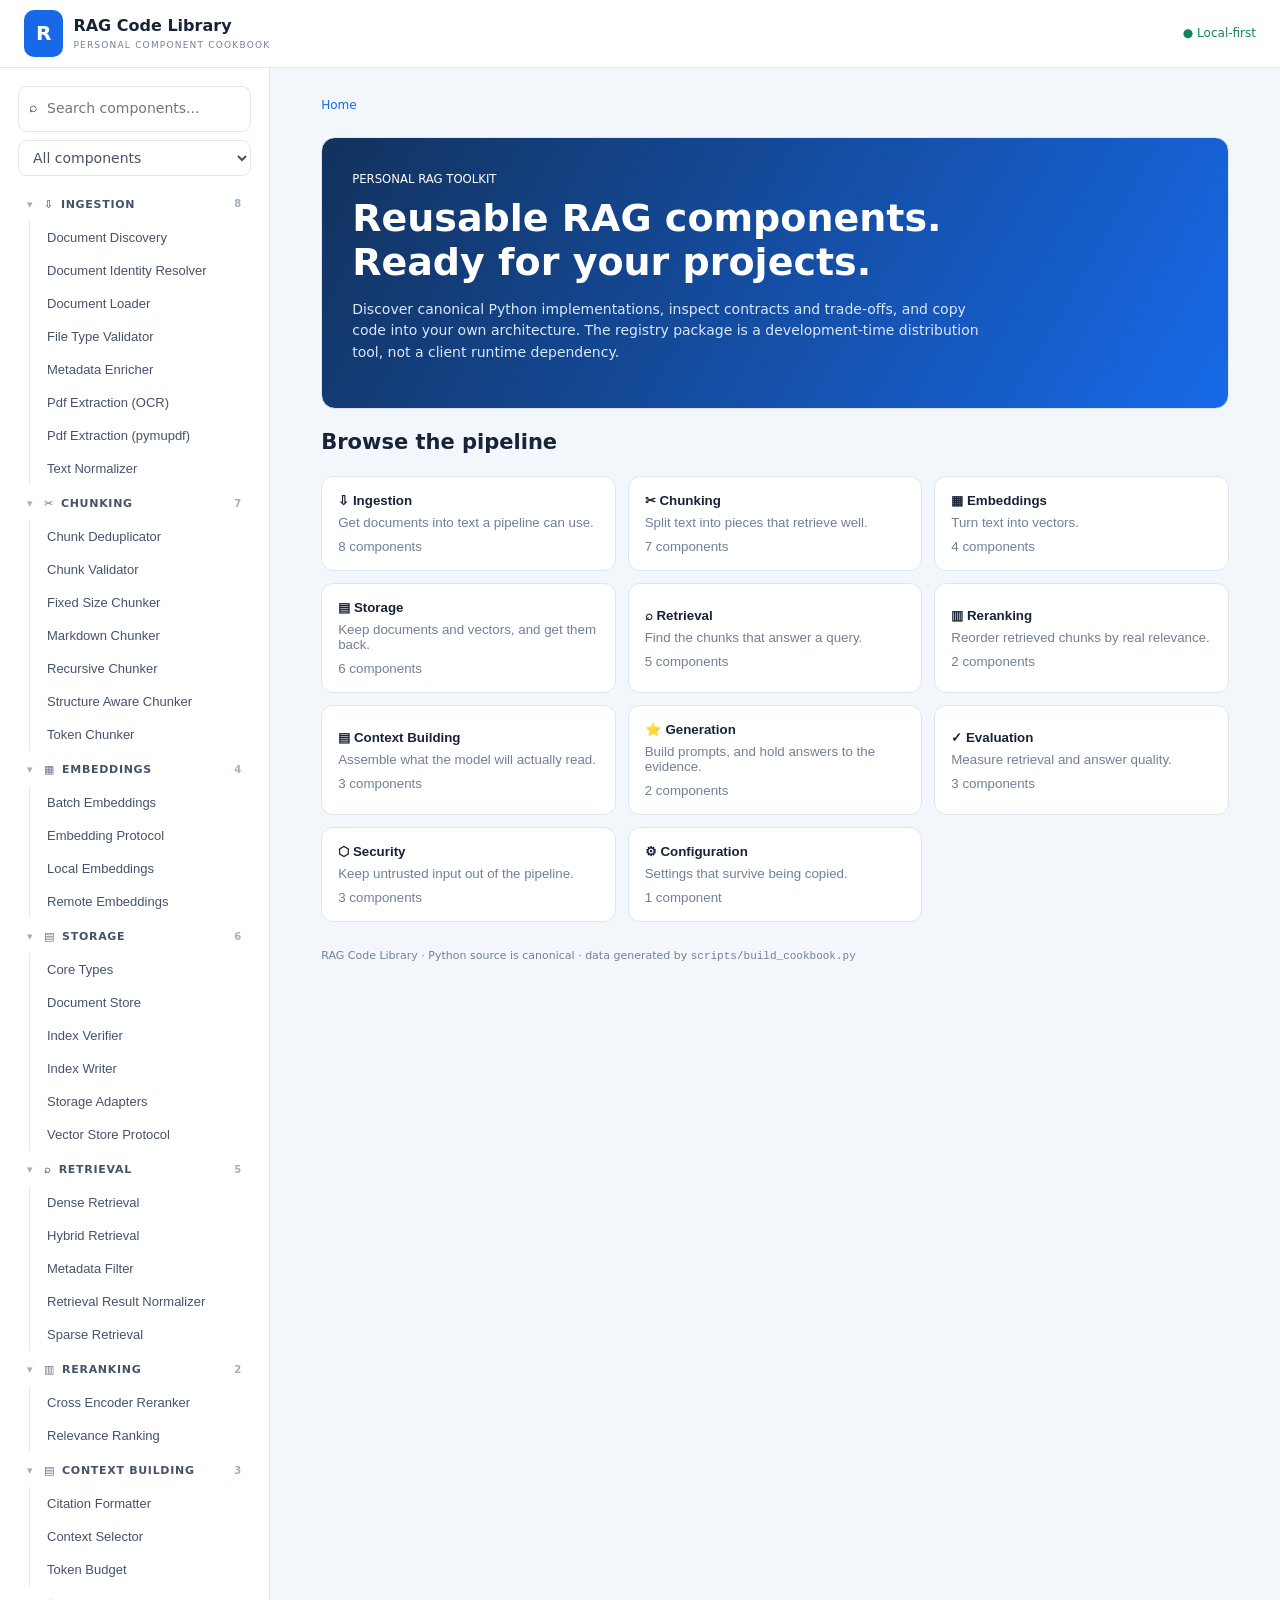
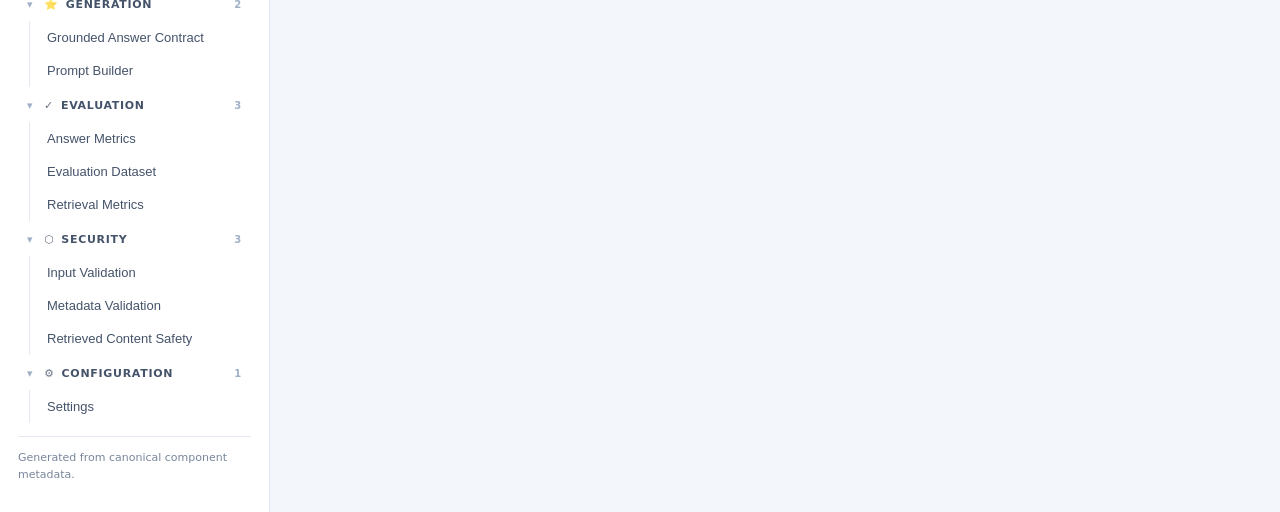
<file: cookbook/index.html>
<!doctype html>
<html lang="en">
<head>
<meta charset="utf-8"><meta name="viewport" content="width=device-width,initial-scale=1">
<meta name="description" content="Local RAG component cookbook"><title>RAG Code Library</title><link rel="stylesheet" href="style.css">
</head>
<body>
<header><div class="brand"><span class="mark">R</span><div><strong>RAG Code Library</strong><small>PERSONAL COMPONENT COOKBOOK</small></div></div><span class="local">● Local-first</span></header>
<div class="layout"><aside><div class="tools"><label class="search"><span>&#8981;</span><input id="search" placeholder="Search components..."></label><select id="filter" aria-label="Filter components"></select></div><nav id="nav"></nav><p class="aside-note">Generated from canonical component metadata.</p></aside>
<main><div class="crumb" id="crumb"></div><section id="content"></section><footer>RAG Code Library &middot; Python source is canonical &middot; data generated by <code>scripts/build_cookbook.py</code></footer></main></div>
<script src="data.js"></script><script src="script.js"></script>
</body></html>
</file>
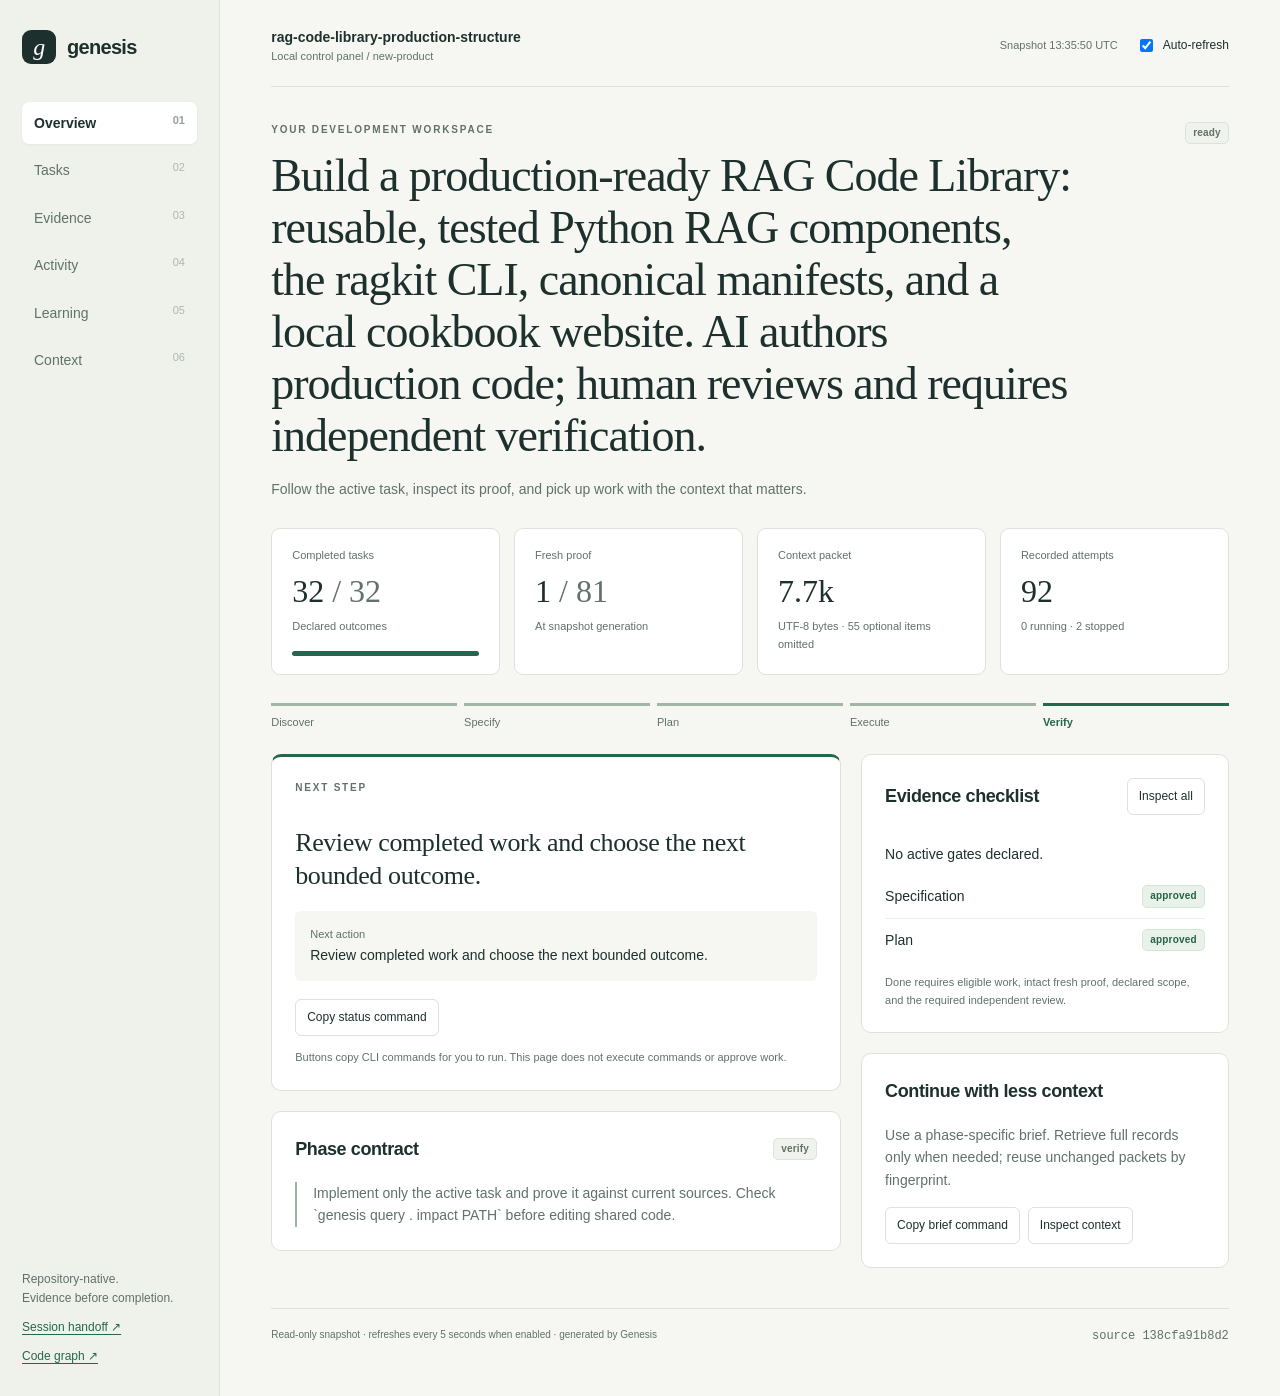
<file: .genesis/dashboard.html>
<!doctype html>
<html lang="en"><head><meta charset="utf-8"><meta name="viewport" content="width=device-width,initial-scale=1"><meta name="color-scheme" content="light"><title>Genesis — rag-code-library-production-structure</title>
<style>
:root{--ink:#1d302e;--muted:#61716b;--line:#dce3db;--paper:#f6f7f2;--white:#fff;--green:#27664e;--soft:#e6f0e7;--red:#a54a37}*{box-sizing:border-box}body{margin:0;background:var(--paper);color:var(--ink);font:14px/1.6 -apple-system,BlinkMacSystemFont,"Segoe UI",sans-serif}button,input,select{font:inherit}button,a,input,select,summary{outline-offset:4px}button:focus-visible,a:focus-visible,input:focus-visible,select:focus-visible,summary:focus-visible{outline:2px solid var(--green)}a{color:var(--green);text-underline-offset:3px}button{cursor:pointer}h1,h2,h3,p{margin:0}h1{font:500 clamp(29px,3.6vw,46px)/1.13 Georgia,serif;letter-spacing:-1px;max-width:800px}h2{font-size:18px;letter-spacing:-.4px}h3{font-size:14px}small,.muted{color:var(--muted)}small{display:block;font-size:11px}.mono,code{font:12px/1.6 ui-monospace,SFMono-Regular,Consolas,monospace;overflow-wrap:anywhere}.shell{display:grid;grid-template-columns:220px minmax(0,1fr);min-height:100vh}.sidebar{padding:30px 22px;border-right:1px solid var(--line);display:flex;flex-direction:column;gap:38px;background:#eff2eb}.brand{display:flex;align-items:center;gap:11px;font-size:20px;letter-spacing:-.7px;font-weight:650}.mark{display:grid;place-items:center;width:34px;height:34px;background:var(--ink);color:white;border-radius:9px;font:italic 24px Georgia,serif}.nav{display:grid;gap:5px}.nav button{background:none;border:0;text-align:left;color:var(--muted);padding:10px 12px;border-radius:7px;display:flex;justify-content:space-between}.nav button[aria-selected=true]{background:white;color:var(--ink);box-shadow:0 1px 3px #1d302e0c;font-weight:600}.nav em{font-style:normal;opacity:.45;font-size:11px}.sidebar-footer{margin-top:auto;font-size:12px;color:var(--muted)}.sidebar-footer a{display:block;margin-top:10px}.main{padding:26px clamp(20px,4vw,64px) 50px;width:100%}.topbar{display:flex;align-items:center;justify-content:space-between;gap:20px;border-bottom:1px solid var(--line);padding-bottom:20px;margin-bottom:35px}.project{font-weight:650}.topbar-right{display:flex;gap:18px;align-items:center;font-size:12px}.live{display:flex;gap:7px;align-items:center;white-space:nowrap}.eyebrow{text-transform:uppercase;letter-spacing:1.8px;font-size:10px;font-weight:700;color:var(--muted);margin-bottom:12px}.hero{display:flex;justify-content:space-between;gap:24px;align-items:start}.hero p{margin-top:16px;max-width:740px;color:var(--muted)}.badge{display:inline-block;white-space:nowrap;border:1px solid #dce3db;border-radius:5px;background:#f0f2ed;color:#627164;font-size:10px;font-weight:650;padding:2px 7px;letter-spacing:.2px}.badge.good{background:#e8f2e9;color:#286148;border-color:#d3e7d6}.badge.bad{background:#fbede7;color:#9c4631;border-color:#f1d6cc}.metrics{display:grid;grid-template-columns:repeat(4,1fr);gap:14px;margin:28px 0}.metric{padding:18px 20px;background:white;border:1px solid var(--line);border-radius:9px}.metric .value{font:32px/1.3 Georgia,serif;margin:6px 0}.metric .label{font-size:11px;color:var(--muted)}.workspace{display:grid;grid-template-columns:minmax(0,1.55fr) minmax(240px,1fr);gap:20px}.card{background:white;border:1px solid var(--line);border-radius:10px;padding:23px;margin-bottom:20px}.card-head{display:flex;justify-content:space-between;gap:12px;align-items:center;margin-bottom:18px}.focus{border-top:3px solid var(--green)}.focus h2{font:26px/1.3 Georgia,serif;margin:14px 0}.focus .next{padding:15px;background:var(--paper);border-radius:6px;margin:18px 0}.actions{display:flex;flex-wrap:wrap;gap:8px}.button{border:1px solid var(--line);border-radius:6px;padding:8px 11px;background:white;color:var(--ink);font-size:12px}.button:hover{background:var(--paper);border-color:#a7b9ac}.button.primary{background:var(--ink);color:white;border-color:var(--ink)}.fine{font-size:11px;color:var(--muted);margin-top:13px}.contract{padding-left:16px;border-left:2px solid #98b3a2;color:var(--muted)}.stages{display:flex;gap:7px;flex-wrap:wrap;padding:0;list-style:none;margin:10px 0 22px}.stages li{flex:1;min-width:85px;border-top:3px solid #e1e7df;padding-top:8px;font-size:11px;color:var(--muted)}.stages li.current{border-color:var(--green);color:var(--green);font-weight:700}.stages li.past{border-color:#a1b6a5}.status-list{list-style:none;padding:0;margin:0}.status-list li{display:flex;gap:10px;justify-content:space-between;border-bottom:1px solid #eef1eb;padding:10px 0}.status-list li:last-child{border:0}.progress{height:5px;background:var(--paper);border-radius:4px;overflow:hidden;margin-top:15px}.progress span{display:block;height:100%;background:var(--green)}.section-head{display:flex;justify-content:space-between;align-items:center;gap:20px;margin-bottom:22px}.section-head p{color:var(--muted);margin-top:5px}.table-wrap{overflow-x:auto}table{width:100%;border-collapse:collapse;font-size:12px}th{color:var(--muted);font-size:10px;text-transform:uppercase;letter-spacing:1px;font-weight:650}th,td{text-align:left;padding:14px 10px;border-bottom:1px solid #edf0e9;vertical-align:top}td:first-child,th:first-child{padding-left:0}td strong{font-weight:550}details{max-width:490px}summary{cursor:pointer;color:var(--green);font-size:11px;margin-top:7px}dl{display:grid;grid-template-columns:95px 1fr;gap:5px 12px;font-size:11px}dt{color:var(--muted)}dd{margin:0;overflow-wrap:anywhere}.gate-line{margin-bottom:5px;white-space:nowrap}.filters{display:flex;gap:10px;margin-bottom:15px}.filters input{flex:1;min-width:100px}.filters input,.filters select{padding:9px 12px;border:1px solid var(--line);background:white;border-radius:6px;color:var(--ink);font-size:12px}.timeline{list-style:none;padding:0;margin:0}.timeline li{display:flex;gap:14px;padding:16px 0;border-bottom:1px solid #edf0e9}.timeline p{color:var(--muted);font-size:12px;margin:4px 0}.timeline-dot{width:8px;height:8px;background:#a1afa4;border-radius:50%;margin-top:8px;flex:none}.timeline-dot.good{background:var(--green)}.timeline-dot.bad{background:var(--red)}.empty{text-align:center;padding:40px 15px;color:var(--muted)}.empty strong{color:var(--ink)}.empty p{margin-top:8px;max-width:430px;margin-inline:auto}.rule{padding:16px 0;border-bottom:1px solid var(--line)}.rule p{margin-top:8px}.rule small{margin-top:7px}pre{padding:15px;background:var(--paper);white-space:pre-wrap;overflow-wrap:anywhere;border-radius:7px;font-size:12px}.notice{border-left:3px solid #b89b62;background:#faf6eb;padding:12px 15px;margin:14px 0;font-size:12px}.bottom{display:flex;justify-content:space-between;gap:20px;border-top:1px solid var(--line);padding-top:18px;margin-top:20px;color:var(--muted);font-size:10px}.toast{position:fixed;bottom:24px;right:24px;background:var(--ink);color:white;border-radius:8px;padding:12px 20px;box-shadow:0 8px 25px #0002;max-width:90vw;z-index:2}.skip{position:absolute;left:240px;top:-60px;background:white;padding:8px;z-index:3}.skip:focus{top:5px}[hidden]{display:none!important}@media(max-width:1000px){.shell{grid-template-columns:170px minmax(0,1fr)}.sidebar{padding:25px 14px}.main{padding:24px}.workspace{grid-template-columns:1fr}.metrics{gap:8px}.metric{padding:14px}.metric .value{font-size:26px}}@media(max-width:680px){.shell{display:block}.sidebar{padding:15px;border-right:0;border-bottom:1px solid var(--line);gap:16px}.brand{font-size:17px}.nav{display:flex;overflow-x:auto;gap:3px}.nav button{gap:8px;white-space:nowrap;padding:8px}.nav em,.sidebar-footer{display:none}.main{padding:20px 16px}.topbar{margin-bottom:24px}.topbar-right small{display:none}.metrics{grid-template-columns:repeat(2,1fr)}.hero{display:block}.hero>.badge{margin-top:14px}.card{padding:18px}.bottom{display:block}.skip{left:10px}.filters{flex-wrap:wrap}}@media(prefers-reduced-motion:no-preference){.button,.nav button{transition:background .15s}}
</style></head><body><a class="skip" href="#main">Skip to workspace</a><div class="shell"><aside class="sidebar"><div class="brand"><span class="mark" aria-hidden="true">g</span>genesis</div><nav class="nav" role="tablist" aria-label="Control panel sections"><button role="tab" id="tab-overview" aria-controls="overview" aria-selected="true" data-view="overview">Overview<em>01</em></button><button role="tab" id="tab-tasks" aria-controls="tasks" aria-selected="false" data-view="tasks">Tasks<em>02</em></button><button role="tab" id="tab-evidence" aria-controls="evidence" aria-selected="false" data-view="evidence">Evidence<em>03</em></button><button role="tab" id="tab-activity" aria-controls="activity" aria-selected="false" data-view="activity">Activity<em>04</em></button><button role="tab" id="tab-learning" aria-controls="learning" aria-selected="false" data-view="learning">Learning<em>05</em></button><button role="tab" id="tab-context" aria-controls="context" aria-selected="false" data-view="context">Context<em>06</em></button></nav><div class="sidebar-footer">Repository-native.<br>Evidence before completion.<a href="KICKOFF.md">Session handoff ↗</a><a href="index/graph.html">Code graph ↗</a></div></aside>
<main class="main" id="main"><header class="topbar"><div><span class="project">rag-code-library-production-structure</span><small>Local control panel / new-product</small></div><div class="topbar-right"><small>Snapshot 13:35:50 UTC</small><label class="live"><input id="live" type="checkbox" checked>Auto-refresh</label></div></header>
<section id="overview" role="tabpanel" aria-labelledby="tab-overview"><div class="hero"><div><div class="eyebrow">Your development workspace</div><h1>Build a production-ready RAG Code Library: reusable, tested Python RAG components, the ragkit CLI, canonical manifests, and a local cookbook website. AI authors production code; human reviews and requires independent verification.</h1><p>Follow the active task, inspect its proof, and pick up work with the context that matters.</p></div><span class="badge neutral">ready</span></div>
<div class="metrics"><div class="metric"><div class="label">Completed tasks</div><div class="value">32<span class="muted"> / 32</span></div><small>Declared outcomes</small><div class="progress" aria-label="32 of 32 tasks complete"><span style="width:100%"></span></div></div><div class="metric"><div class="label">Fresh proof</div><div class="value">1<span class="muted"> / 81</span></div><small>At snapshot generation</small></div><div class="metric"><div class="label">Context packet</div><div class="value">7.7k</div><small>UTF-8 bytes · 55 optional items omitted</small></div><div class="metric"><div class="label">Recorded attempts</div><div class="value">92</div><small>0 running · 2 stopped</small></div></div>
<ol class="stages" aria-label="Workflow stages"><li class="past">Discover</li><li class="past">Specify</li><li class="past">Plan</li><li class="past">Execute</li><li class="current">Verify</li></ol>
<div class="workspace"><div><article class="card focus"><div class="card-head"><div class="eyebrow">Next step</div></div><h2>Review completed work and choose the next bounded outcome.</h2><div class="next"><small>Next action</small>Review completed work and choose the next bounded outcome.</div><div class="actions"><button class="button copy" data-copy="genesis status &#39;C:\Users\91932\Downloads\rag-code-library-production-structure\rag-code-library-production-structure&#39;">Copy status command</button></div><p class="fine">Buttons copy CLI commands for you to run. This page does not execute commands or approve work.</p></article><article class="card"><div class="card-head"><h2>Phase contract</h2><span class="badge neutral">verify</span></div><p class="contract">Implement only the active task and prove it against current sources. Check `genesis query . impact PATH` before editing shared code.</p></article></div><div><article class="card"><div class="card-head"><h2>Evidence checklist</h2><button class="button" data-view="evidence">Inspect all</button></div><ul class="status-list"><li>No active gates declared.</li></ul><ul class="status-list"><li>Specification <span class="badge good">approved</span></li><li>Plan <span class="badge good">approved</span></li></ul><p class="fine">Done requires eligible work, intact fresh proof, declared scope, and the required independent review.</p></article><article class="card"><div class="card-head"><h2>Continue with less context</h2></div><p class="muted">Use a phase-specific brief. Retrieve full records only when needed; reuse unchanged packets by fingerprint.</p><div class="actions" style="margin-top:16px"><button class="button copy" data-copy="genesis brief &#39;C:\Users\91932\Downloads\rag-code-library-production-structure\rag-code-library-production-structure&#39;">Copy brief command</button><button class="button" data-view="context">Inspect context</button></div></article></div></div></section>
<section id="tasks" role="tabpanel" aria-labelledby="tab-tasks"><div class="section-head"><div><div class="eyebrow">Work queue</div><h1>Tasks & outcomes</h1><p>Expand a task to inspect scope, requirements and its next action.</p></div></div><div class="card"><div class="filters"><input id="search" type="search" placeholder="Search tasks, outcomes or risk…" aria-label="Search tasks"><select id="state-filter" aria-label="Filter task state"><option value="all">All states</option><option>active</option><option>queued</option><option>done</option><option>paused</option><option>blocked</option><option>failed</option><option>rejected</option></select></div><div class="table-wrap"><table><thead><tr><th>ID</th><th>Outcome</th><th>State</th><th>Risk</th><th>Proof</th></tr></thead><tbody><tr data-task-state="done" data-search="spec-1 produce an approved, implementation-ready product specification medium"><td><span class="mono">SPEC-1</span></td><td><strong>Produce an approved, implementation-ready product specification</strong><details><summary>Task contract</summary><dl><dt>Next action</dt><dd>Interview the human, record durable context, and replace every placeholder in SPEC.md.</dd><dt>Scope</dt><dd>SPEC.md</dd><dt>Requirements</dt><dd>Not linked</dd><dt>Dependencies</dt><dd>None</dd><dt>Blocker</dt><dd>None</dd></dl></details></td><td><span class="badge good">done</span></td><td>medium</td><td><div class="gate-line">independent-review <span class="badge bad">stale</span></div></td></tr><tr data-task-state="done" data-search="t-01 installable package with ragkit entry point, explicit dependency declarations, and a valid lockfile medium"><td><span class="mono">T-01</span></td><td><strong>Installable package with ragkit entry point, explicit dependency declarations, and a valid lockfile</strong><details><summary>Task contract</summary><dl><dt>Next action</dt><dd>Regenerate uv.lock under the task-scoped U7 grant, then verify uv sync --frozen and ragkit --help</dd><dt>Scope</dt><dd>pyproject.toml, uv.lock, src/rag_code_library</dd><dt>Requirements</dt><dd>FR-1, FR-2, FR-3, NFR-4, NFR-10, NFR-11, AC-1</dd><dt>Dependencies</dt><dd>None</dd><dt>Blocker</dt><dd>None</dd></dl></details></td><td><span class="badge good">done</span></td><td>medium</td><td><div class="gate-line">sync <span class="badge bad">stale</span></div><div class="gate-line">help <span class="badge bad">stale</span></div><div class="gate-line">independent-review <span class="badge bad">stale</span></div></td></tr><tr data-task-state="done" data-search="t-02 manifest schema extended with required dependency, platform, service, install and lifecycle fields, and all 31 existing manifests migrated medium"><td><span class="mono">T-02</span></td><td><strong>Manifest schema extended with required dependency, platform, service, install and lifecycle fields, and all 31 existing manifests migrated</strong><details><summary>Task contract</summary><dl><dt>Next action</dt><dd>Extend the schema with required fields, then migrate all 31 manifests and validate</dd><dt>Scope</dt><dd>schemas, components</dd><dt>Requirements</dt><dd>FR-6, FR-10, FR-28, FR-29, FR-30, FR-35, AC-18</dd><dt>Dependencies</dt><dd>T-01</dd><dt>Blocker</dt><dd>None</dd></dl></details></td><td><span class="badge good">done</span></td><td>medium</td><td><div class="gate-line">validate <span class="badge bad">stale</span></div><div class="gate-line">independent-review <span class="badge bad">stale</span></div></td></tr><tr data-task-state="done" data-search="t-03 single path-safety boundary that rejects every hostile windows path with a typed error and zero writes high"><td><span class="mono">T-03</span></td><td><strong>Single path-safety boundary that rejects every hostile Windows path with a typed error and zero writes</strong><details><summary>Task contract</summary><dl><dt>Next action</dt><dd>Implement the single validated path-safety module and the real-filesystem hostile fixture suite</dd><dt>Scope</dt><dd>src/rag_code_library/security, tests/unit/test_path_safety.py, tests/fixtures/hostile_paths</dd><dt>Requirements</dt><dd>FR-17, FR-32, FR-33, FR-34, NFR-3, AC-11</dd><dt>Dependencies</dt><dd>T-01</dd><dt>Blocker</dt><dd>None</dd></dl></details></td><td><span class="badge good">done</span></td><td>high</td><td><div class="gate-line">hostile <span class="badge bad">stale</span></div><div class="gate-line">independent-review <span class="badge bad">stale</span></div></td></tr><tr data-task-state="done" data-search="t-04 core provider-neutral types and all seven component protocols defined once and reused by every area medium"><td><span class="mono">T-04</span></td><td><strong>Core provider-neutral types and all seven component protocols defined once and reused by every area</strong><details><summary>Task contract</summary><dl><dt>Next action</dt><dd>Implement core-types with Chunk, ScoredDocument, Context and the seven protocols</dd><dt>Scope</dt><dd>components/storage/core_types, tests/unit/test_protocols.py</dd><dt>Requirements</dt><dd>FR-5, FR-8</dd><dt>Dependencies</dt><dd>T-02</dd><dt>Blocker</dt><dd>None</dd></dl></details></td><td><span class="badge good">done</span></td><td>medium</td><td><div class="gate-line">protocols <span class="badge bad">stale</span></div><div class="gate-line">independent-review <span class="badge bad">stale</span></div></td></tr><tr data-task-state="done" data-search="t-05 registry loader, resolver and validator that discover manifests and report duplicates, missing files and schema violations actionably medium"><td><span class="mono">T-05</span></td><td><strong>Registry loader, resolver and validator that discover manifests and report duplicates, missing files and schema violations actionably</strong><details><summary>Task contract</summary><dl><dt>Next action</dt><dd>Implement the registry loader, resolver, and a REAL scripts/validate_components.py (currently a stub) so AC-18 holds</dd><dt>Scope</dt><dd>src/rag_code_library/registry, scripts/validate_components.py, tests/unit/test_registry.py</dd><dt>Requirements</dt><dd>FR-11, FR-12, FR-24, NFR-6, AC-5</dd><dt>Dependencies</dt><dd>T-04</dd><dt>Blocker</dt><dd>None</dd></dl></details></td><td><span class="badge good">done</span></td><td>medium</td><td><div class="gate-line">registry <span class="badge bad">stale</span></div><div class="gate-line">validate <span class="badge bad">stale</span></div><div class="gate-line">independent-review <span class="badge bad">stale</span></div></td></tr><tr data-task-state="done" data-search="t-06 five chunking components implemented with enforced overlap semantics and typed errors low"><td><span class="mono">T-06</span></td><td><strong>Five chunking components implemented with enforced overlap semantics and typed errors</strong><details><summary>Task contract</summary><dl><dt>Next action</dt><dd>Implement the five chunking components with README, example and tests each</dd><dt>Scope</dt><dd>components/chunking, tests/unit/test_chunking.py</dd><dt>Requirements</dt><dd>FR-4, FR-7, AC-4</dd><dt>Dependencies</dt><dd>T-05</dd><dt>Blocker</dt><dd>None</dd></dl></details></td><td><span class="badge good">done</span></td><td>low</td><td><div class="gate-line">chunking <span class="badge bad">stale</span></div></td></tr><tr data-task-state="done" data-search="t-07 four embedding components with protocol conformance, batching, and a guarded importerror naming the missing package low"><td><span class="mono">T-07</span></td><td><strong>Four embedding components with protocol conformance, batching, and a guarded ImportError naming the missing package</strong><details><summary>Task contract</summary><dl><dt>Next action</dt><dd>Implement the four embedding components with mocked remote calls</dd><dt>Scope</dt><dd>components/embeddings, tests/unit/test_embeddings.py</dd><dt>Requirements</dt><dd>FR-4, FR-3, AC-4</dd><dt>Dependencies</dt><dd>T-05</dd><dt>Blocker</dt><dd>None</dd></dl></details></td><td><span class="badge good">done</span></td><td>low</td><td><div class="gate-line">embeddings <span class="badge bad">stale</span></div></td></tr><tr data-task-state="done" data-search="t-08 document store, vector-store protocol and storage adapters with conformance tests low"><td><span class="mono">T-08</span></td><td><strong>Document store, vector-store protocol and storage adapters with conformance tests</strong><details><summary>Task contract</summary><dl><dt>Next action</dt><dd>Implement document store, vector store protocol and adapters</dd><dt>Scope</dt><dd>components/storage, tests/unit/test_storage.py</dd><dt>Requirements</dt><dd>FR-4, AC-4</dd><dt>Dependencies</dt><dd>T-05</dd><dt>Blocker</dt><dd>None</dd></dl></details></td><td><span class="badge good">done</span></td><td>low</td><td><div class="gate-line">storage <span class="badge bad">stale</span></div></td></tr><tr data-task-state="done" data-search="t-09a five retrieval components: dense, sparse, hybrid, metadata filter and result normalizer low"><td><span class="mono">T-09a</span></td><td><strong>Five retrieval components: dense, sparse, hybrid, metadata filter and result normalizer</strong><details><summary>Task contract</summary><dl><dt>Next action</dt><dd>Implement the five retrieval components</dd><dt>Scope</dt><dd>components/retrieval, tests/unit/test_retrieval.py</dd><dt>Requirements</dt><dd>FR-4, AC-4</dd><dt>Dependencies</dt><dd>T-08</dd><dt>Blocker</dt><dd>None</dd></dl></details></td><td><span class="badge good">done</span></td><td>low</td><td><div class="gate-line">retrieval <span class="badge bad">stale</span></div></td></tr><tr data-task-state="done" data-search="t-09b two reranking components: cross-encoder and deterministic relevance ranking low"><td><span class="mono">T-09b</span></td><td><strong>Two reranking components: cross-encoder and deterministic relevance ranking</strong><details><summary>Task contract</summary><dl><dt>Next action</dt><dd>Implement the two reranking components</dd><dt>Scope</dt><dd>components/reranking, tests/unit/test_reranking.py</dd><dt>Requirements</dt><dd>FR-4, AC-4</dd><dt>Dependencies</dt><dd>T-08</dd><dt>Blocker</dt><dd>None</dd></dl></details></td><td><span class="badge good">done</span></td><td>low</td><td><div class="gate-line">reranking <span class="badge bad">stale</span></div></td></tr><tr data-task-state="done" data-search="t-09c three context components: token budget, context selector and citation formatter low"><td><span class="mono">T-09c</span></td><td><strong>Three context components: token budget, context selector and citation formatter</strong><details><summary>Task contract</summary><dl><dt>Next action</dt><dd>Implement the three context components</dd><dt>Scope</dt><dd>components/context, tests/unit/test_context.py</dd><dt>Requirements</dt><dd>FR-4, AC-4</dd><dt>Dependencies</dt><dd>T-08</dd><dt>Blocker</dt><dd>None</dd></dl></details></td><td><span class="badge good">done</span></td><td>low</td><td><div class="gate-line">context <span class="badge bad">stale</span></div></td></tr><tr data-task-state="done" data-search="t-09d two generation components: prompt builder and grounded-answer contract, both network-free low"><td><span class="mono">T-09d</span></td><td><strong>Two generation components: prompt builder and grounded-answer contract, both network-free</strong><details><summary>Task contract</summary><dl><dt>Next action</dt><dd>Implement prompt-builder and grounded-answer-contract with no provider clients</dd><dt>Scope</dt><dd>components/generation, tests/unit/test_generation.py</dd><dt>Requirements</dt><dd>FR-4, AC-4</dd><dt>Dependencies</dt><dd>T-08</dd><dt>Blocker</dt><dd>None</dd></dl></details></td><td><span class="badge good">done</span></td><td>low</td><td><div class="gate-line">generation <span class="badge bad">stale</span></div></td></tr><tr data-task-state="done" data-search="t-09e three security components: input validation, metadata validation and retrieved-content safety high"><td><span class="mono">T-09e</span></td><td><strong>Three security components: input validation, metadata validation and retrieved-content safety</strong><details><summary>Task contract</summary><dl><dt>Next action</dt><dd>Implement the three security components with hostile-fixture tests</dd><dt>Scope</dt><dd>components/security, tests/unit/test_security_components.py</dd><dt>Requirements</dt><dd>FR-4, AC-4</dd><dt>Dependencies</dt><dd>T-08</dd><dt>Blocker</dt><dd>None</dd></dl></details></td><td><span class="badge good">done</span></td><td>high</td><td><div class="gate-line">security <span class="badge bad">stale</span></div><div class="gate-line">independent-review <span class="badge bad">stale</span></div></td></tr><tr data-task-state="done" data-search="t-09f three ingestion components: text normalizer and two selectable pdf extraction sub-components low"><td><span class="mono">T-09f</span></td><td><strong>Three ingestion components: text normalizer and two selectable PDF extraction sub-components</strong><details><summary>Task contract</summary><dl><dt>Next action</dt><dd>Implement text-normalizer and the pymupdf and ocr PDF extraction sub-components</dd><dt>Scope</dt><dd>components/ingestion, tests/unit/test_ingestion.py</dd><dt>Requirements</dt><dd>FR-4, FR-6, AC-4</dd><dt>Dependencies</dt><dd>T-08</dd><dt>Blocker</dt><dd>None</dd></dl></details></td><td><span class="badge good">done</span></td><td>low</td><td><div class="gate-line">ingestion <span class="badge bad">stale</span></div></td></tr><tr data-task-state="done" data-search="t-09g three evaluation components: retrieval metrics, answer metrics and evaluation dataset with regression support low"><td><span class="mono">T-09g</span></td><td><strong>Three evaluation components: retrieval metrics, answer metrics and evaluation dataset with regression support</strong><details><summary>Task contract</summary><dl><dt>Next action</dt><dd>Implement retrieval-metrics, answer-metrics and evaluation-dataset</dd><dt>Scope</dt><dd>components/evaluation, tests/unit/test_evaluation.py</dd><dt>Requirements</dt><dd>FR-4, FR-9, AC-4</dd><dt>Dependencies</dt><dd>T-08</dd><dt>Blocker</dt><dd>None</dd></dl></details></td><td><span class="badge good">done</span></td><td>low</td><td><div class="gate-line">evaluation <span class="badge bad">stale</span></div></td></tr><tr data-task-state="done" data-search="t-10 ragkit list and ragkit info reading the canonical registry with actionable errors low"><td><span class="mono">T-10</span></td><td><strong>ragkit list and ragkit info reading the canonical registry with actionable errors</strong><details><summary>Task contract</summary><dl><dt>Next action</dt><dd>Implement ragkit list and ragkit info against the registry</dd><dt>Scope</dt><dd>src/rag_code_library/cli.py, tests/integration/test_cli_list.py</dd><dt>Requirements</dt><dd>FR-13, FR-14, FR-35, NFR-7, AC-7, AC-8</dd><dt>Dependencies</dt><dd>T-05</dd><dt>Blocker</dt><dd>None</dd></dl></details></td><td><span class="badge good">done</span></td><td>low</td><td><div class="gate-line">clilist <span class="badge bad">stale</span></div></td></tr><tr data-task-state="done" data-search="t-11 ragkit add with transitive dependency resolution, dry-run parity, conflict handling, force semantics and partial-failure reporting high"><td><span class="mono">T-11</span></td><td><strong>ragkit add with transitive dependency resolution, dry-run parity, conflict handling, force semantics and partial-failure reporting</strong><details><summary>Task contract</summary><dl><dt>Next action</dt><dd>Implement the generator, project detection and the add command with transitive resolution</dd><dt>Scope</dt><dd>src/rag_code_library/generator, src/rag_code_library/project, src/rag_code_library/cli.py, scripts/verify_generated_code.py, tests/integration</dd><dt>Requirements</dt><dd>FR-15, FR-16, FR-18, FR-19, FR-25, FR-31, AC-9, AC-10, AC-12</dd><dt>Dependencies</dt><dd>T-03, T-10</dd><dt>Blocker</dt><dd>None</dd></dl></details></td><td><span class="badge good">done</span></td><td>high</td><td><div class="gate-line">add <span class="badge bad">stale</span></div><div class="gate-line">dryrun <span class="badge bad">stale</span></div><div class="gate-line">verify <span class="badge bad">stale</span></div><div class="gate-line">independent-review <span class="badge bad">stale</span></div></td></tr><tr data-task-state="done" data-search="t-12 deterministic cookbook generator and a complete local static website driven by canonical manifests low"><td><span class="mono">T-12</span></td><td><strong>Deterministic cookbook generator and a complete local static website driven by canonical manifests</strong><details><summary>Task contract</summary><dl><dt>Next action</dt><dd>Implement the deterministic generator, regenerate data.js, and complete the website features</dd><dt>Scope</dt><dd>scripts/build_cookbook.py, scripts/check_cookbook_counts.py, cookbook</dd><dt>Requirements</dt><dd>FR-20, FR-21, FR-22, FR-23, NFR-6, AC-6, AC-15</dd><dt>Dependencies</dt><dd>T-06, T-07, T-08, T-09a, T-09b, T-09c, T-09d, T-09e, T-09f, T-09g, T-11</dd><dt>Blocker</dt><dd>None</dd></dl></details></td><td><span class="badge good">done</span></td><td>low</td><td><div class="gate-line">build <span class="badge bad">stale</span></div><div class="gate-line">counts <span class="badge bad">stale</span></div></td></tr><tr data-task-state="done" data-search="t-13 hostile manifest fixture suite rejecting every malformed manifest with a field-named reason low"><td><span class="mono">T-13</span></td><td><strong>Hostile manifest fixture suite rejecting every malformed manifest with a field-named reason</strong><details><summary>Task contract</summary><dl><dt>Next action</dt><dd>Write the hostile manifest fixtures and the validation test module</dd><dt>Scope</dt><dd>tests/fixtures/invalid_manifests, tests/unit/test_manifest_validation.py</dd><dt>Requirements</dt><dd>AC-13</dd><dt>Dependencies</dt><dd>T-02</dd><dt>Blocker</dt><dd>None</dd></dl></details></td><td><span class="badge good">done</span></td><td>low</td><td><div class="gate-line">fixtures <span class="badge bad">stale</span></div></td></tr><tr data-task-state="done" data-search="t-16 three ingestion components: a file type validator that refuses a file by its content rather than its extension, a document identity resolver that separates file identity from content identity and versions a modified document, and a metadata enricher that adds declared provenance without inventing it low"><td><span class="mono">T-16</span></td><td><strong>Three ingestion components: a file type validator that refuses a file by its content rather than its extension, a document identity resolver that separates file identity from content identity and versions a modified document, and a metadata enricher that adds declared provenance without inventing it</strong><details><summary>Task contract</summary><dl><dt>Next action</dt><dd>Run the task pre-flight.</dd><dt>Scope</dt><dd>Not bounded</dd><dt>Requirements</dt><dd>AC-4, AC-13, FR-3</dd><dt>Dependencies</dt><dd>None</dd><dt>Blocker</dt><dd>None</dd></dl></details></td><td><span class="badge good">done</span></td><td>low</td><td><div class="gate-line">component-tests <span class="badge bad">stale</span></div><div class="gate-line">validate <span class="badge bad">stale</span></div></td></tr><tr data-task-state="done" data-search="t-14 readme and docs describing only shipped behavior, with every documented command executed and checked low"><td><span class="mono">T-14</span></td><td><strong>README and docs describing only shipped behavior, with every documented command executed and checked</strong><details><summary>Task contract</summary><dl><dt>Next action</dt><dd>Write README and docs, then the documented-command checker</dd><dt>Scope</dt><dd>README.md, docs, scripts/check_documented_commands.py</dd><dt>Requirements</dt><dd>FR-26, FR-27, NFR-8, AC-16</dd><dt>Dependencies</dt><dd>T-12</dd><dt>Blocker</dt><dd>scope-violation; inspect attempt 1ce8932c-160f-4634-b201-c7de6301859c before retrying</dd></dl></details></td><td><span class="badge good">done</span></td><td>low</td><td><div class="gate-line">doccmds <span class="badge bad">stale</span></div></td></tr><tr data-task-state="done" data-search="t-15 final verification sweep proving every acceptance criterion with real per-interpreter evidence medium"><td><span class="mono">T-15</span></td><td><strong>Final verification sweep proving every acceptance criterion with real per-interpreter evidence</strong><details><summary>Task contract</summary><dl><dt>Next action</dt><dd>Run the full sweep on both interpreters and record per-interpreter evidence</dd><dt>Scope</dt><dd>scripts/validate_dependencies.py, scripts/check_no_secrets.py, scripts/check_deferred_surface.py</dd><dt>Requirements</dt><dd>NFR-1, NFR-2, NFR-5, NFR-9, NFR-12, NFR-13, AC-2, AC-3, AC-14, AC-17, AC-19, AC-20</dd><dt>Dependencies</dt><dd>T-01, T-02, T-03, T-04, T-05, T-06, T-07, T-08, T-09a, T-09b, T-09c, T-09d, T-09e, T-09f, T-09g, T-10, T-11, T-12, T-13, T-14</dd><dt>Blocker</dt><dd>None</dd></dl></details></td><td><span class="badge good">done</span></td><td>medium</td><td><div class="gate-line">full <span class="badge bad">stale</span></div><div class="gate-line">py312 <span class="badge bad">stale</span></div><div class="gate-line">deps <span class="badge bad">stale</span></div><div class="gate-line">secrets <span class="badge bad">stale</span></div><div class="gate-line">deferred <span class="badge bad">stale</span></div><div class="gate-line">independent-review <span class="badge bad">stale</span></div></td></tr><tr data-task-state="done" data-search="v2-t01 ship a document-discovery component that scans a configured source root and reports added, modified and deleted files low"><td><span class="mono">V2-T01</span></td><td><strong>Ship a document-discovery component that scans a configured source root and reports added, modified and deleted files</strong><details><summary>Task contract</summary><dl><dt>Next action</dt><dd>Pre-flight, then implement with manifest, README, example.py and tests covering success and failure paths.</dd><dt>Scope</dt><dd>components/ingestion/document_discovery, cookbook/data.js</dd><dt>Requirements</dt><dd>FR-36, FR-37, AC-23</dd><dt>Dependencies</dt><dd>None</dd><dt>Blocker</dt><dd>None</dd></dl></details></td><td><span class="badge good">done</span></td><td>low</td><td><div class="gate-line">component-tests <span class="badge bad">stale</span></div><div class="gate-line">validate <span class="badge bad">stale</span></div><div class="gate-line">cookbook <span class="badge bad">stale</span></div></td></tr><tr data-task-state="done" data-search="v2-t02 ship a document-loader component with one extraction-result shape and content-detected adapters for pdf, markdown, plain text and html low"><td><span class="mono">V2-T02</span></td><td><strong>Ship a document-loader component with one extraction-result shape and content-detected adapters for PDF, Markdown, plain text and HTML</strong><details><summary>Task contract</summary><dl><dt>Next action</dt><dd>Pre-flight. Adapters must be selected by detected content, not filename extension, and must not import each other.</dd><dt>Scope</dt><dd>components/ingestion/document_loader, cookbook/data.js</dd><dt>Requirements</dt><dd>FR-38, FR-39, FR-40</dd><dt>Dependencies</dt><dd>None</dd><dt>Blocker</dt><dd>None</dd></dl></details></td><td><span class="badge good">done</span></td><td>low</td><td><div class="gate-line">component-tests <span class="badge bad">stale</span></div><div class="gate-line">validate <span class="badge bad">stale</span></div><div class="gate-line">cookbook <span class="badge bad">stale</span></div></td></tr><tr data-task-state="done" data-search="v2-t03 ship a chunk-validator component carrying rule id, severity and reason, with an explicit reject, repair or quarantine policy low"><td><span class="mono">V2-T03</span></td><td><strong>Ship a chunk-validator component carrying rule id, severity and reason, with an explicit reject, repair or quarantine policy</strong><details><summary>Task contract</summary><dl><dt>Next action</dt><dd>Pre-flight. A whitespace-only chunk must be detectable, which the current chunkers do not flag.</dd><dt>Scope</dt><dd>components/chunking/chunk_validator, cookbook/data.js</dd><dt>Requirements</dt><dd>FR-41, FR-42</dd><dt>Dependencies</dt><dd>None</dd><dt>Blocker</dt><dd>None</dd></dl></details></td><td><span class="badge good">done</span></td><td>low</td><td><div class="gate-line">component-tests <span class="badge bad">stale</span></div><div class="gate-line">validate <span class="badge bad">stale</span></div><div class="gate-line">cookbook <span class="badge bad">stale</span></div></td></tr><tr data-task-state="done" data-search="v2-t04 ship a chunk-deduplicator with deterministic content hashing, preserved provenance, and fingerprint-gated embedding reuse low"><td><span class="mono">V2-T04</span></td><td><strong>Ship a chunk-deduplicator with deterministic content hashing, preserved provenance, and fingerprint-gated embedding reuse</strong><details><summary>Task contract</summary><dl><dt>Next action</dt><dd>Pre-flight. Near-duplicate similarity matching is explicitly out of scope and must not be claimed.</dd><dt>Scope</dt><dd>components/chunking/chunk_deduplicator, cookbook/data.js</dd><dt>Requirements</dt><dd>FR-43, FR-44, AC-24</dd><dt>Dependencies</dt><dd>None</dd><dt>Blocker</dt><dd>None</dd></dl></details></td><td><span class="badge good">done</span></td><td>low</td><td><div class="gate-line">component-tests <span class="badge bad">stale</span></div><div class="gate-line">validate <span class="badge bad">stale</span></div><div class="gate-line">cookbook <span class="badge bad">stale</span></div></td></tr><tr data-task-state="done" data-search="v2-t05 give the document store a working backend with bounded batch upserts that preserve chunk provenance through to storage medium"><td><span class="mono">V2-T05</span></td><td><strong>Give the document store a working backend with bounded batch upserts that preserve chunk provenance through to storage</strong><details><summary>Task contract</summary><dl><dt>Next action</dt><dd>Pre-flight and check genesis query . impact on each storage file first. Nothing currently calls document-store put(); that is the gap.</dd><dt>Scope</dt><dd>components/storage, tests/unit/test_storage.py, cookbook/data.js</dd><dt>Requirements</dt><dd>FR-45, FR-46, FR-47, FR-48, AC-26</dd><dt>Dependencies</dt><dd>None</dd><dt>Blocker</dt><dd>None</dd></dl></details></td><td><span class="badge good">done</span></td><td>medium</td><td><div class="gate-line">storage-tests <span class="badge bad">stale</span></div><div class="gate-line">unit-storage <span class="badge bad">stale</span></div><div class="gate-line">cookbook <span class="badge bad">stale</span></div><div class="gate-line">independent-review <span class="badge bad">stale</span></div></td></tr><tr data-task-state="done" data-search="v2-t06 ship an index-verifier component that proves retrieval works rather than that writes succeeded low"><td><span class="mono">V2-T06</span></td><td><strong>Ship an index-verifier component that proves retrieval works rather than that writes succeeded</strong><details><summary>Task contract</summary><dl><dt>Next action</dt><dd>Pre-flight. Faiss count() can include stale rows, so a count match alone is not verification.</dd><dt>Scope</dt><dd>components/storage/index_verifier, cookbook/data.js</dd><dt>Requirements</dt><dd>FR-49, FR-50, AC-27</dd><dt>Dependencies</dt><dd>V2-T05</dd><dt>Blocker</dt><dd>None</dd></dl></details></td><td><span class="badge good">done</span></td><td>low</td><td><div class="gate-line">component-tests <span class="badge bad">stale</span></div><div class="gate-line">validate <span class="badge bad">stale</span></div><div class="gate-line">cookbook <span class="badge bad">stale</span></div></td></tr><tr data-task-state="done" data-search="v2-t07 close three v1 partials that block v2: the normalization documentation mismatch, unprotected system metadata, and unread retry configuration medium"><td><span class="mono">V2-T07</span></td><td><strong>Close three v1 partials that block V2: the normalization documentation mismatch, unprotected system metadata, and unread retry configuration</strong><details><summary>Task contract</summary><dl><dt>Next action</dt><dd>Pre-flight. This changes documented v1 behavior, so record a decision per NFR-17 and land each test in the same task. Retry belongs in the orchestration layer, not inside components.</dd><dt>Scope</dt><dd>components/ingestion/text_normalizer, components/ingestion/metadata_enricher, components/config, components/embeddings, tests/unit/test_ingestion.py, tests/unit/test_embeddings.py, cookbook/data.js</dd><dt>Requirements</dt><dd>FR-55, FR-56, FR-57, AC-25, NFR-17</dd><dt>Dependencies</dt><dd>None</dd><dt>Blocker</dt><dd>None</dd></dl></details></td><td><span class="badge good">done</span></td><td>medium</td><td><div class="gate-line">normalizer <span class="badge bad">stale</span></div><div class="gate-line">metadata <span class="badge bad">stale</span></div><div class="gate-line">retry-config <span class="badge bad">stale</span></div><div class="gate-line">embeddings <span class="badge bad">stale</span></div><div class="gate-line">unit-areas <span class="badge bad">stale</span></div><div class="gate-line">cookbook <span class="badge bad">stale</span></div><div class="gate-line">independent-review <span class="badge bad">stale</span></div></td></tr><tr data-task-state="done" data-search="v2-t08 add the orchestration layer and a ragkit ingest command that run the pipeline with stages injected as callables medium"><td><span class="mono">V2-T08</span></td><td><strong>Add the orchestration layer and a ragkit ingest command that run the pipeline with stages injected as callables</strong><details><summary>Task contract</summary><dl><dt>Next action</dt><dd>Pre-flight and check genesis query . impact on src/rag_code_library/cli.py first. The pipeline must statically import NO component module; components/config exists for exactly this layer.</dd><dt>Scope</dt><dd>src/rag_code_library, tests/unit/test_pipeline.py</dd><dt>Requirements</dt><dd>FR-51, FR-52, FR-53, FR-54, NFR-14, NFR-15, NFR-16</dd><dt>Dependencies</dt><dd>V2-T01, V2-T02, V2-T03, V2-T04, V2-T05, V2-T06, V2-T07</dd><dt>Blocker</dt><dd>None</dd></dl></details></td><td><span class="badge good">done</span></td><td>medium</td><td><div class="gate-line">pipeline-tests <span class="badge bad">stale</span></div><div class="gate-line">cli-tests <span class="badge bad">stale</span></div><div class="gate-line">deps <span class="badge bad">stale</span></div><div class="gate-line">no-secrets <span class="badge bad">stale</span></div><div class="gate-line">deferred <span class="badge bad">stale</span></div><div class="gate-line">independent-review <span class="badge bad">stale</span></div></td></tr><tr data-task-state="done" data-search="v2-t09 prove the v2 spine end to end and re-verify every v1 verification script over the enlarged tree medium"><td><span class="mono">V2-T09</span></td><td><strong>Prove the V2 spine end to end and re-verify every v1 verification script over the enlarged tree</strong><details><summary>Task contract</summary><dl><dt>Next action</dt><dd>Pre-flight. Every fenced command added to README.md or docs must actually run, or be listed with a manual-check reason.</dd><dt>Scope</dt><dd>tests/integration, docs, README.md, scripts</dd><dt>Requirements</dt><dd>AC-21, AC-22, AC-23, AC-28, AC-29, AC-30, AC-31, NFR-17</dd><dt>Dependencies</dt><dd>V2-T01, V2-T02, V2-T03, V2-T04, V2-T05, V2-T06, V2-T07, V2-T08</dd><dt>Blocker</dt><dd>None</dd></dl></details></td><td><span class="badge good">done</span></td><td>medium</td><td><div class="gate-line">e2e <span class="badge bad">stale</span></div><div class="gate-line">documented-commands <span class="badge bad">stale</span></div><div class="gate-line">deps <span class="badge bad">stale</span></div><div class="gate-line">no-secrets <span class="badge bad">stale</span></div><div class="gate-line">deferred <span class="badge bad">stale</span></div><div class="gate-line">full-suite <span class="badge bad">stale</span></div><div class="gate-line">independent-review <span class="badge bad">stale</span></div></td></tr><tr data-task-state="done" data-search="v2-t10 publish the v2 completion report classifying all twenty v2.md steps with file and line evidence low"><td><span class="mono">V2-T10</span></td><td><strong>Publish the V2 completion report classifying all twenty v2.md steps with file and line evidence</strong><details><summary>Task contract</summary><dl><dt>Next action</dt><dd>Pre-flight. Do not use fenced shell blocks in the report; check_documented_commands executes them. The test must fail if any of the twenty steps is missing or claimed complete without evidence.</dd><dt>Scope</dt><dd>docs/v2-report.md, tests/unit/test_v2_report.py</dd><dt>Requirements</dt><dd>AC-32, NFR-18</dd><dt>Dependencies</dt><dd>V2-T09</dd><dt>Blocker</dt><dd>None</dd></dl></details></td><td><span class="badge good">done</span></td><td>low</td><td><div class="gate-line">report-tests <span class="badge good">pass</span></div></td></tr></tbody></table></div><div id="no-matches" hidden><div class="empty"><strong>No matching tasks</strong><p>Change the search or state filter.</p></div></div></div></section>
<section id="evidence" role="tabpanel" aria-labelledby="tab-evidence"><div class="section-head"><div><div class="eyebrow">Completion contract</div><h1>Proof you can inspect</h1><p>Evidence binds an observation to source, configuration and environment.</p></div></div><div class="card"><p class="contract">Active task + completed dependencies + declared scope + fresh mandatory gates + required independent review.</p><div class="table-wrap"><table><thead><tr><th>Task</th><th>Gate</th><th>Freshness</th><th>Evidence</th><th>Source</th></tr></thead><tbody><tr><td class="mono">SPEC-1</td><td>independent-review<small>review</small></td><td><span class="badge bad">stale</span></td><td><span class="muted">No receipt</span></td><td><code>fb881fe34867</code></td></tr><tr><td class="mono">T-01</td><td>sync<small>command</small></td><td><span class="badge bad">stale</span></td><td><a href="evidence/T-01-sync-b4f65057-8cd4-4495-b3d4-5a84b9cd8519.json" target="_blank" rel="noopener">Open receipt ↗</a></td><td><code>e069f73951ab</code></td></tr><tr><td class="mono">T-01</td><td>help<small>command</small></td><td><span class="badge bad">stale</span></td><td><a href="evidence/T-01-help-a84906f6-b1b3-46d1-801d-df614da775a2.json" target="_blank" rel="noopener">Open receipt ↗</a></td><td><code>e069f73951ab</code></td></tr><tr><td class="mono">T-01</td><td>independent-review<small>review</small></td><td><span class="badge bad">stale</span></td><td><a href="evidence/T-01-independent-review-c654e63c-ab64-4ef5-95d3-836af2f20543.json" target="_blank" rel="noopener">Open receipt ↗</a></td><td><code>e069f73951ab</code></td></tr><tr><td class="mono">T-02</td><td>validate<small>command</small></td><td><span class="badge bad">stale</span></td><td><a href="evidence/T-02-validate-077ece86-df56-4ce3-8273-a59fd880404f.json" target="_blank" rel="noopener">Open receipt ↗</a></td><td><code>faeae08fcd6c</code></td></tr><tr><td class="mono">T-02</td><td>independent-review<small>review</small></td><td><span class="badge bad">stale</span></td><td><a href="evidence/T-02-independent-review-ee06141d-199b-4e0b-9554-d33490c1d5d5.json" target="_blank" rel="noopener">Open receipt ↗</a></td><td><code>faeae08fcd6c</code></td></tr><tr><td class="mono">T-03</td><td>hostile<small>command</small></td><td><span class="badge bad">stale</span></td><td><a href="evidence/T-03-hostile-fc252405-4064-43d4-a8ad-49c68403e5bc.json" target="_blank" rel="noopener">Open receipt ↗</a></td><td><code>ddfdefbb4a63</code></td></tr><tr><td class="mono">T-03</td><td>independent-review<small>review</small></td><td><span class="badge bad">stale</span></td><td><a href="evidence/T-03-independent-review-e6109b4e-d030-4166-8e0d-82a878fcd5ef.json" target="_blank" rel="noopener">Open receipt ↗</a></td><td><code>ddfdefbb4a63</code></td></tr><tr><td class="mono">T-04</td><td>protocols<small>command</small></td><td><span class="badge bad">stale</span></td><td><a href="evidence/T-04-protocols-52fbd793-3139-4ff5-b7f0-48ee3395d480.json" target="_blank" rel="noopener">Open receipt ↗</a></td><td><code>ef09fc6cc991</code></td></tr><tr><td class="mono">T-04</td><td>independent-review<small>review</small></td><td><span class="badge bad">stale</span></td><td><a href="evidence/T-04-independent-review-0849074e-74c5-4389-913d-0a8a09ce78e1.json" target="_blank" rel="noopener">Open receipt ↗</a></td><td><code>ef09fc6cc991</code></td></tr><tr><td class="mono">T-05</td><td>registry<small>command</small></td><td><span class="badge bad">stale</span></td><td><a href="evidence/T-05-registry-bde47bfa-1fca-4546-a410-8942893436c3.json" target="_blank" rel="noopener">Open receipt ↗</a></td><td><code>e4df1ccede9e</code></td></tr><tr><td class="mono">T-05</td><td>validate<small>command</small></td><td><span class="badge bad">stale</span></td><td><a href="evidence/T-05-validate-d76738fb-6e48-4144-bbdf-b99098ed2394.json" target="_blank" rel="noopener">Open receipt ↗</a></td><td><code>e4df1ccede9e</code></td></tr><tr><td class="mono">T-05</td><td>independent-review<small>review</small></td><td><span class="badge bad">stale</span></td><td><a href="evidence/T-05-independent-review-41017c49-4442-4a89-bb64-06eed8e26079.json" target="_blank" rel="noopener">Open receipt ↗</a></td><td><code>e4df1ccede9e</code></td></tr><tr><td class="mono">T-06</td><td>chunking<small>command</small></td><td><span class="badge bad">stale</span></td><td><a href="evidence/T-06-chunking-0587e0fa-b70c-4b93-a102-f196baa7918f.json" target="_blank" rel="noopener">Open receipt ↗</a></td><td><code>5b2b56b73aaa</code></td></tr><tr><td class="mono">T-07</td><td>embeddings<small>command</small></td><td><span class="badge bad">stale</span></td><td><a href="evidence/T-07-embeddings-fc7419b4-9413-48e4-878b-144502c06f75.json" target="_blank" rel="noopener">Open receipt ↗</a></td><td><code>da4f629bfbae</code></td></tr><tr><td class="mono">T-08</td><td>storage<small>command</small></td><td><span class="badge bad">stale</span></td><td><a href="evidence/T-08-storage-4705019a-39ff-4dc4-a296-413027790428.json" target="_blank" rel="noopener">Open receipt ↗</a></td><td><code>e7c5d41ad780</code></td></tr><tr><td class="mono">T-09a</td><td>retrieval<small>command</small></td><td><span class="badge bad">stale</span></td><td><a href="evidence/T-09a-retrieval-dc26280c-2913-4eb9-8e79-1263e8d6de84.json" target="_blank" rel="noopener">Open receipt ↗</a></td><td><code>dbb9bae5922b</code></td></tr><tr><td class="mono">T-09b</td><td>reranking<small>command</small></td><td><span class="badge bad">stale</span></td><td><a href="evidence/T-09b-reranking-ae0188bf-d978-44b2-8d32-582318a828fc.json" target="_blank" rel="noopener">Open receipt ↗</a></td><td><code>c7801f002abc</code></td></tr><tr><td class="mono">T-09c</td><td>context<small>command</small></td><td><span class="badge bad">stale</span></td><td><a href="evidence/T-09c-context-877addaf-1437-48cb-9f57-7c2aff4658b5.json" target="_blank" rel="noopener">Open receipt ↗</a></td><td><code>1390e43db00f</code></td></tr><tr><td class="mono">T-09d</td><td>generation<small>command</small></td><td><span class="badge bad">stale</span></td><td><a href="evidence/T-09d-generation-6ef9ed34-d13f-44bf-9bdd-4d635eea591b.json" target="_blank" rel="noopener">Open receipt ↗</a></td><td><code>b13403759629</code></td></tr><tr><td class="mono">T-09e</td><td>security<small>command</small></td><td><span class="badge bad">stale</span></td><td><a href="evidence/T-09e-security-939c472a-17d7-45c6-a10e-b521e914d36a.json" target="_blank" rel="noopener">Open receipt ↗</a></td><td><code>1358d242deb2</code></td></tr><tr><td class="mono">T-09e</td><td>independent-review<small>review</small></td><td><span class="badge bad">stale</span></td><td><a href="evidence/T-09e-independent-review-fe6aafd0-a4cd-4166-af0a-eeb14c5fae8e.json" target="_blank" rel="noopener">Open receipt ↗</a></td><td><code>1358d242deb2</code></td></tr><tr><td class="mono">T-09f</td><td>ingestion<small>command</small></td><td><span class="badge bad">stale</span></td><td><a href="evidence/T-09f-ingestion-aab60997-92a5-446e-abe2-50d17f57f70c.json" target="_blank" rel="noopener">Open receipt ↗</a></td><td><code>fb1b46a57787</code></td></tr><tr><td class="mono">T-09g</td><td>evaluation<small>command</small></td><td><span class="badge bad">stale</span></td><td><a href="evidence/T-09g-evaluation-fba48887-0088-474d-a331-df33c8e1e237.json" target="_blank" rel="noopener">Open receipt ↗</a></td><td><code>cc1285db8719</code></td></tr><tr><td class="mono">T-10</td><td>clilist<small>command</small></td><td><span class="badge bad">stale</span></td><td><a href="evidence/T-10-clilist-64d7ed1d-ad75-42cc-8bab-f95815f531f9.json" target="_blank" rel="noopener">Open receipt ↗</a></td><td><code>d404ac2f1560</code></td></tr><tr><td class="mono">T-11</td><td>add<small>command</small></td><td><span class="badge bad">stale</span></td><td><a href="evidence/T-11-add-40f684bb-4db1-4775-9f4e-16fc0c8aeffa.json" target="_blank" rel="noopener">Open receipt ↗</a></td><td><code>1e980a35dff8</code></td></tr><tr><td class="mono">T-11</td><td>dryrun<small>command</small></td><td><span class="badge bad">stale</span></td><td><a href="evidence/T-11-dryrun-59525ea4-18ea-4aee-a4f8-49949e167efa.json" target="_blank" rel="noopener">Open receipt ↗</a></td><td><code>1e980a35dff8</code></td></tr><tr><td class="mono">T-11</td><td>verify<small>command</small></td><td><span class="badge bad">stale</span></td><td><a href="evidence/T-11-verify-bf82bd0b-6d83-42f0-a4d8-5c8b58cf7ccd.json" target="_blank" rel="noopener">Open receipt ↗</a></td><td><code>1e980a35dff8</code></td></tr><tr><td class="mono">T-11</td><td>independent-review<small>review</small></td><td><span class="badge bad">stale</span></td><td><a href="evidence/T-11-independent-review-f419875c-e00b-4866-8af3-a3b104564b3e.json" target="_blank" rel="noopener">Open receipt ↗</a></td><td><code>1e980a35dff8</code></td></tr><tr><td class="mono">T-12</td><td>build<small>command</small></td><td><span class="badge bad">stale</span></td><td><a href="evidence/T-12-build-3949fa7d-8979-4471-9f07-22594f34f992.json" target="_blank" rel="noopener">Open receipt ↗</a></td><td><code>4c2be13cf78a</code></td></tr><tr><td class="mono">T-12</td><td>counts<small>command</small></td><td><span class="badge bad">stale</span></td><td><a href="evidence/T-12-counts-61939f78-12b5-4d8c-88b2-a4076198f226.json" target="_blank" rel="noopener">Open receipt ↗</a></td><td><code>4c2be13cf78a</code></td></tr><tr><td class="mono">T-13</td><td>fixtures<small>command</small></td><td><span class="badge bad">stale</span></td><td><a href="evidence/T-13-fixtures-50cdf33d-6a3d-4895-8c3a-dedda34e7a47.json" target="_blank" rel="noopener">Open receipt ↗</a></td><td><code>b5b60d019276</code></td></tr><tr><td class="mono">T-16</td><td>component-tests<small>command</small></td><td><span class="badge bad">stale</span></td><td><a href="evidence/T-16-component-tests-e2d50bbe-4acc-4a32-a53c-5f30461b6c3c.json" target="_blank" rel="noopener">Open receipt ↗</a></td><td><code>fd93f89366f8</code></td></tr><tr><td class="mono">T-16</td><td>validate<small>command</small></td><td><span class="badge bad">stale</span></td><td><a href="evidence/T-16-validate-2c471fe2-0532-434e-bd12-f437a62a7a77.json" target="_blank" rel="noopener">Open receipt ↗</a></td><td><code>fd93f89366f8</code></td></tr><tr><td class="mono">T-14</td><td>doccmds<small>command</small></td><td><span class="badge bad">stale</span></td><td><a href="evidence/T-14-doccmds-8d0ab86d-a9c0-43ea-af40-a4ae931a768b.json" target="_blank" rel="noopener">Open receipt ↗</a></td><td><code>e4878084d208</code></td></tr><tr><td class="mono">T-15</td><td>full<small>command</small></td><td><span class="badge bad">stale</span></td><td><a href="evidence/T-15-full-9b6cf4b7-db28-4b5b-b42d-66f0dbf6232f.json" target="_blank" rel="noopener">Open receipt ↗</a></td><td><code>1e2e9d446cba</code></td></tr><tr><td class="mono">T-15</td><td>py312<small>command</small></td><td><span class="badge bad">stale</span></td><td><a href="evidence/T-15-py312-3f608f72-9be7-42c8-ac60-1cf351702f89.json" target="_blank" rel="noopener">Open receipt ↗</a></td><td><code>1e2e9d446cba</code></td></tr><tr><td class="mono">T-15</td><td>deps<small>command</small></td><td><span class="badge bad">stale</span></td><td><a href="evidence/T-15-deps-2db699e1-a08e-40cc-a13b-eff9f6f3a8f5.json" target="_blank" rel="noopener">Open receipt ↗</a></td><td><code>1e2e9d446cba</code></td></tr><tr><td class="mono">T-15</td><td>secrets<small>command</small></td><td><span class="badge bad">stale</span></td><td><a href="evidence/T-15-secrets-16868659-aac2-419d-a526-80d227e33acc.json" target="_blank" rel="noopener">Open receipt ↗</a></td><td><code>1e2e9d446cba</code></td></tr><tr><td class="mono">T-15</td><td>deferred<small>command</small></td><td><span class="badge bad">stale</span></td><td><a href="evidence/T-15-deferred-f6419cee-bb2f-41f3-b017-92f7b653efc3.json" target="_blank" rel="noopener">Open receipt ↗</a></td><td><code>1e2e9d446cba</code></td></tr><tr><td class="mono">T-15</td><td>independent-review<small>review</small></td><td><span class="badge bad">stale</span></td><td><a href="evidence/T-15-independent-review-133fb435-35fa-4b07-8c00-211e962e849b.json" target="_blank" rel="noopener">Open receipt ↗</a></td><td><code>1e2e9d446cba</code></td></tr><tr><td class="mono">V2-T01</td><td>component-tests<small>command</small></td><td><span class="badge bad">stale</span></td><td><a href="evidence/V2-T01-component-tests-da157304-8c0d-4826-9a87-00975281cb7c.json" target="_blank" rel="noopener">Open receipt ↗</a></td><td><code>1980036ea427</code></td></tr><tr><td class="mono">V2-T01</td><td>validate<small>command</small></td><td><span class="badge bad">stale</span></td><td><a href="evidence/V2-T01-validate-20accb80-8ee8-4599-9995-2dea9d85bf10.json" target="_blank" rel="noopener">Open receipt ↗</a></td><td><code>1980036ea427</code></td></tr><tr><td class="mono">V2-T01</td><td>cookbook<small>command</small></td><td><span class="badge bad">stale</span></td><td><a href="evidence/V2-T01-cookbook-5a2744b2-9a35-4708-978c-742eb42474d5.json" target="_blank" rel="noopener">Open receipt ↗</a></td><td><code>1980036ea427</code></td></tr><tr><td class="mono">V2-T02</td><td>component-tests<small>command</small></td><td><span class="badge bad">stale</span></td><td><a href="evidence/V2-T02-component-tests-552c450c-092a-4a47-bfb1-6973e62624eb.json" target="_blank" rel="noopener">Open receipt ↗</a></td><td><code>f108dab06d8d</code></td></tr><tr><td class="mono">V2-T02</td><td>validate<small>command</small></td><td><span class="badge bad">stale</span></td><td><a href="evidence/V2-T02-validate-8ed4ebb0-aa38-4aab-8f45-c14b54dff901.json" target="_blank" rel="noopener">Open receipt ↗</a></td><td><code>f108dab06d8d</code></td></tr><tr><td class="mono">V2-T02</td><td>cookbook<small>command</small></td><td><span class="badge bad">stale</span></td><td><a href="evidence/V2-T02-cookbook-50e84534-6c73-4d64-82ac-6b9e79dae5b6.json" target="_blank" rel="noopener">Open receipt ↗</a></td><td><code>f108dab06d8d</code></td></tr><tr><td class="mono">V2-T03</td><td>component-tests<small>command</small></td><td><span class="badge bad">stale</span></td><td><a href="evidence/V2-T03-component-tests-8624339b-bc68-4194-aef4-fb374e6e4534.json" target="_blank" rel="noopener">Open receipt ↗</a></td><td><code>2622b6a23961</code></td></tr><tr><td class="mono">V2-T03</td><td>validate<small>command</small></td><td><span class="badge bad">stale</span></td><td><a href="evidence/V2-T03-validate-27866563-1b78-4102-9e36-1dfad577a653.json" target="_blank" rel="noopener">Open receipt ↗</a></td><td><code>2622b6a23961</code></td></tr><tr><td class="mono">V2-T03</td><td>cookbook<small>command</small></td><td><span class="badge bad">stale</span></td><td><a href="evidence/V2-T03-cookbook-7100c3c3-309a-47f2-bbb1-983cbd493f34.json" target="_blank" rel="noopener">Open receipt ↗</a></td><td><code>2622b6a23961</code></td></tr><tr><td class="mono">V2-T04</td><td>component-tests<small>command</small></td><td><span class="badge bad">stale</span></td><td><a href="evidence/V2-T04-component-tests-b94051df-a8cd-4787-8d2c-09ef95d3a56b.json" target="_blank" rel="noopener">Open receipt ↗</a></td><td><code>354fb95dfe28</code></td></tr><tr><td class="mono">V2-T04</td><td>validate<small>command</small></td><td><span class="badge bad">stale</span></td><td><a href="evidence/V2-T04-validate-cd2fe538-2ef2-4864-b2a5-a8071d532780.json" target="_blank" rel="noopener">Open receipt ↗</a></td><td><code>354fb95dfe28</code></td></tr><tr><td class="mono">V2-T04</td><td>cookbook<small>command</small></td><td><span class="badge bad">stale</span></td><td><a href="evidence/V2-T04-cookbook-cdb1942a-8e9a-428b-8e51-d5a5344b039e.json" target="_blank" rel="noopener">Open receipt ↗</a></td><td><code>354fb95dfe28</code></td></tr><tr><td class="mono">V2-T05</td><td>storage-tests<small>command</small></td><td><span class="badge bad">stale</span></td><td><a href="evidence/V2-T05-storage-tests-c6c9d9d8-bff9-4a8e-82c3-84b244c15675.json" target="_blank" rel="noopener">Open receipt ↗</a></td><td><code>a246e3ea706e</code></td></tr><tr><td class="mono">V2-T05</td><td>unit-storage<small>command</small></td><td><span class="badge bad">stale</span></td><td><a href="evidence/V2-T05-unit-storage-de9394d0-5aa1-4acd-bfe0-1c76fa2b6f09.json" target="_blank" rel="noopener">Open receipt ↗</a></td><td><code>a246e3ea706e</code></td></tr><tr><td class="mono">V2-T05</td><td>cookbook<small>command</small></td><td><span class="badge bad">stale</span></td><td><a href="evidence/V2-T05-cookbook-7dc40b6b-23f3-45d4-a5b7-58e356a1ff7c.json" target="_blank" rel="noopener">Open receipt ↗</a></td><td><code>a246e3ea706e</code></td></tr><tr><td class="mono">V2-T05</td><td>independent-review<small>review</small></td><td><span class="badge bad">stale</span></td><td><a href="evidence/V2-T05-independent-review-39682320-410d-46c9-aaef-61165f91de35.json" target="_blank" rel="noopener">Open receipt ↗</a></td><td><code>a246e3ea706e</code></td></tr><tr><td class="mono">V2-T06</td><td>component-tests<small>command</small></td><td><span class="badge bad">stale</span></td><td><a href="evidence/V2-T06-component-tests-72dd47dc-b816-40ac-90e3-52202c51714b.json" target="_blank" rel="noopener">Open receipt ↗</a></td><td><code>9c888a352b5b</code></td></tr><tr><td class="mono">V2-T06</td><td>validate<small>command</small></td><td><span class="badge bad">stale</span></td><td><a href="evidence/V2-T06-validate-fe105639-3a11-4e98-80c3-d50ff69e13e3.json" target="_blank" rel="noopener">Open receipt ↗</a></td><td><code>9c888a352b5b</code></td></tr><tr><td class="mono">V2-T06</td><td>cookbook<small>command</small></td><td><span class="badge bad">stale</span></td><td><a href="evidence/V2-T06-cookbook-c3c69570-e286-4d8b-ac7a-a82a9872a008.json" target="_blank" rel="noopener">Open receipt ↗</a></td><td><code>9c888a352b5b</code></td></tr><tr><td class="mono">V2-T07</td><td>normalizer<small>command</small></td><td><span class="badge bad">stale</span></td><td><a href="evidence/V2-T07-normalizer-4a6a3c1a-539a-4b89-846e-71bfebb4bc1a.json" target="_blank" rel="noopener">Open receipt ↗</a></td><td><code>ee9afd390b18</code></td></tr><tr><td class="mono">V2-T07</td><td>metadata<small>command</small></td><td><span class="badge bad">stale</span></td><td><a href="evidence/V2-T07-metadata-4f2d1ae4-ef83-4050-a15c-1c62cd8f0273.json" target="_blank" rel="noopener">Open receipt ↗</a></td><td><code>ee9afd390b18</code></td></tr><tr><td class="mono">V2-T07</td><td>retry-config<small>command</small></td><td><span class="badge bad">stale</span></td><td><a href="evidence/V2-T07-retry-config-0b49504c-3eaf-40ce-a04f-84ff285ded6f.json" target="_blank" rel="noopener">Open receipt ↗</a></td><td><code>ee9afd390b18</code></td></tr><tr><td class="mono">V2-T07</td><td>embeddings<small>command</small></td><td><span class="badge bad">stale</span></td><td><a href="evidence/V2-T07-embeddings-ee4460d5-7090-4eb7-83a2-91d152583602.json" target="_blank" rel="noopener">Open receipt ↗</a></td><td><code>ee9afd390b18</code></td></tr><tr><td class="mono">V2-T07</td><td>unit-areas<small>command</small></td><td><span class="badge bad">stale</span></td><td><a href="evidence/V2-T07-unit-areas-025cd3a6-9aad-4a20-9db3-c071c0b58c70.json" target="_blank" rel="noopener">Open receipt ↗</a></td><td><code>ee9afd390b18</code></td></tr><tr><td class="mono">V2-T07</td><td>cookbook<small>command</small></td><td><span class="badge bad">stale</span></td><td><a href="evidence/V2-T07-cookbook-63e5d695-9e3a-433a-b433-af1ef0628048.json" target="_blank" rel="noopener">Open receipt ↗</a></td><td><code>ee9afd390b18</code></td></tr><tr><td class="mono">V2-T07</td><td>independent-review<small>review</small></td><td><span class="badge bad">stale</span></td><td><a href="evidence/V2-T07-independent-review-6178f885-61af-43c2-9874-9a4af6c71d43.json" target="_blank" rel="noopener">Open receipt ↗</a></td><td><code>ee9afd390b18</code></td></tr><tr><td class="mono">V2-T08</td><td>pipeline-tests<small>command</small></td><td><span class="badge bad">stale</span></td><td><a href="evidence/V2-T08-pipeline-tests-ef8d7bb5-967b-4d7e-874b-b6ebf2a82742.json" target="_blank" rel="noopener">Open receipt ↗</a></td><td><code>be3790786deb</code></td></tr><tr><td class="mono">V2-T08</td><td>cli-tests<small>command</small></td><td><span class="badge bad">stale</span></td><td><a href="evidence/V2-T08-cli-tests-ca941b10-c13d-4e15-9d49-25fc2d1e5b42.json" target="_blank" rel="noopener">Open receipt ↗</a></td><td><code>be3790786deb</code></td></tr><tr><td class="mono">V2-T08</td><td>deps<small>command</small></td><td><span class="badge bad">stale</span></td><td><a href="evidence/V2-T08-deps-af9b6b01-830f-4c90-97a7-3c90c73e8662.json" target="_blank" rel="noopener">Open receipt ↗</a></td><td><code>be3790786deb</code></td></tr><tr><td class="mono">V2-T08</td><td>no-secrets<small>command</small></td><td><span class="badge bad">stale</span></td><td><a href="evidence/V2-T08-no-secrets-8f440383-aa67-43d0-9988-21336e3cd06b.json" target="_blank" rel="noopener">Open receipt ↗</a></td><td><code>be3790786deb</code></td></tr><tr><td class="mono">V2-T08</td><td>deferred<small>command</small></td><td><span class="badge bad">stale</span></td><td><a href="evidence/V2-T08-deferred-d4f89f85-50e5-4193-b977-4a961bbf1d99.json" target="_blank" rel="noopener">Open receipt ↗</a></td><td><code>be3790786deb</code></td></tr><tr><td class="mono">V2-T08</td><td>independent-review<small>review</small></td><td><span class="badge bad">stale</span></td><td><a href="evidence/V2-T08-independent-review-6a7829b1-9341-437a-bc59-e9f96e8da71b.json" target="_blank" rel="noopener">Open receipt ↗</a></td><td><code>be3790786deb</code></td></tr><tr><td class="mono">V2-T09</td><td>e2e<small>command</small></td><td><span class="badge bad">stale</span></td><td><a href="evidence/V2-T09-e2e-bf7dce39-612a-4e26-9ca2-012e5f5e5af9.json" target="_blank" rel="noopener">Open receipt ↗</a></td><td><code>13de5f40ca85</code></td></tr><tr><td class="mono">V2-T09</td><td>documented-commands<small>command</small></td><td><span class="badge bad">stale</span></td><td><a href="evidence/V2-T09-documented-commands-9992a220-e2e7-4461-a8d6-71755bc447f1.json" target="_blank" rel="noopener">Open receipt ↗</a></td><td><code>13de5f40ca85</code></td></tr><tr><td class="mono">V2-T09</td><td>deps<small>command</small></td><td><span class="badge bad">stale</span></td><td><a href="evidence/V2-T09-deps-3734df9b-bff4-4453-9b75-c3e86df9f316.json" target="_blank" rel="noopener">Open receipt ↗</a></td><td><code>13de5f40ca85</code></td></tr><tr><td class="mono">V2-T09</td><td>no-secrets<small>command</small></td><td><span class="badge bad">stale</span></td><td><a href="evidence/V2-T09-no-secrets-60fb955b-a888-40e2-a7ec-f07eebe1578f.json" target="_blank" rel="noopener">Open receipt ↗</a></td><td><code>13de5f40ca85</code></td></tr><tr><td class="mono">V2-T09</td><td>deferred<small>command</small></td><td><span class="badge bad">stale</span></td><td><a href="evidence/V2-T09-deferred-04345c41-de88-4ef1-a91b-8edd317a36e0.json" target="_blank" rel="noopener">Open receipt ↗</a></td><td><code>13de5f40ca85</code></td></tr><tr><td class="mono">V2-T09</td><td>full-suite<small>command</small></td><td><span class="badge bad">stale</span></td><td><a href="evidence/V2-T09-full-suite-32ec6512-2f34-4a65-a21d-30b20e13d04e.json" target="_blank" rel="noopener">Open receipt ↗</a></td><td><code>13de5f40ca85</code></td></tr><tr><td class="mono">V2-T09</td><td>independent-review<small>review</small></td><td><span class="badge bad">stale</span></td><td><a href="evidence/V2-T09-independent-review-6346bbca-824c-499e-b1f2-b4a163cf3fac.json" target="_blank" rel="noopener">Open receipt ↗</a></td><td><code>13de5f40ca85</code></td></tr><tr><td class="mono">V2-T10</td><td>report-tests<small>command</small></td><td><span class="badge good">pass</span></td><td><a href="evidence/V2-T10-report-tests-6d5e3e2a-abd4-43c2-a120-9e746260e353.json" target="_blank" rel="noopener">Open receipt ↗</a></td><td><code>138cfa91b8d2</code></td></tr></tbody></table></div></div><p class="fine">This is a generated snapshot, not a live probe. Source changes after generation require <code>genesis dashboard</code> or a new CLI checkpoint to recompute freshness.</p></section>
<section id="activity" role="tabpanel" aria-labelledby="tab-activity"><div class="section-head"><div><div class="eyebrow">Execution history</div><h1>Attempts & recovery</h1><p>Inspect a stopped attempt before replaying its side effects.</p></div><button class="button copy" data-copy="genesis recover &#39;C:\Users\91932\Downloads\rag-code-library-production-structure\rag-code-library-production-structure&#39;">Copy recovery command</button></div><div class="workspace"><article class="card"><h2>Latest attempts</h2><ul class="timeline"><li><span class="timeline-dot good"></span><div><strong>V2-T10 · gate</strong> <span class="badge good">passed</span><p>No failure recorded</p><small>2026-10-12T12:15:52.877Z · <code>6d5e3e2a-abd4-43c2-a120-9e746260e353</code></small></div></li><li><span class="timeline-dot good"></span><div><strong>V2-T09 · gate</strong> <span class="badge good">passed</span><p>No failure recorded</p><small>2026-10-12T11:30:48.491Z · <code>32ec6512-2f34-4a65-a21d-30b20e13d04e</code></small></div></li><li><span class="timeline-dot good"></span><div><strong>V2-T09 · gate</strong> <span class="badge good">passed</span><p>No failure recorded</p><small>2026-10-12T11:29:42.219Z · <code>04345c41-de88-4ef1-a91b-8edd317a36e0</code></small></div></li><li><span class="timeline-dot good"></span><div><strong>V2-T09 · gate</strong> <span class="badge good">passed</span><p>No failure recorded</p><small>2026-10-12T11:28:33.100Z · <code>60fb955b-a888-40e2-a7ec-f07eebe1578f</code></small></div></li><li><span class="timeline-dot good"></span><div><strong>V2-T09 · gate</strong> <span class="badge good">passed</span><p>No failure recorded</p><small>2026-10-12T11:27:28.123Z · <code>3734df9b-bff4-4453-9b75-c3e86df9f316</code></small></div></li><li><span class="timeline-dot good"></span><div><strong>V2-T09 · gate</strong> <span class="badge good">passed</span><p>No failure recorded</p><small>2026-10-12T11:25:06.361Z · <code>9992a220-e2e7-4461-a8d6-71755bc447f1</code></small></div></li><li><span class="timeline-dot good"></span><div><strong>V2-T09 · gate</strong> <span class="badge good">passed</span><p>No failure recorded</p><small>2026-10-12T11:23:58.404Z · <code>bf7dce39-612a-4e26-9ca2-012e5f5e5af9</code></small></div></li><li><span class="timeline-dot good"></span><div><strong>V2-T08 · gate</strong> <span class="badge good">passed</span><p>No failure recorded</p><small>2026-10-12T08:26:26.643Z · <code>d4f89f85-50e5-4193-b977-4a961bbf1d99</code></small></div></li><li><span class="timeline-dot good"></span><div><strong>V2-T08 · gate</strong> <span class="badge good">passed</span><p>No failure recorded</p><small>2026-10-12T08:24:59.003Z · <code>8f440383-aa67-43d0-9988-21336e3cd06b</code></small></div></li><li><span class="timeline-dot good"></span><div><strong>V2-T08 · gate</strong> <span class="badge good">passed</span><p>No failure recorded</p><small>2026-10-12T08:23:31.607Z · <code>af9b6b01-830f-4c90-97a7-3c90c73e8662</code></small></div></li><li><span class="timeline-dot good"></span><div><strong>V2-T08 · gate</strong> <span class="badge good">passed</span><p>No failure recorded</p><small>2026-10-12T08:22:12.089Z · <code>ca941b10-c13d-4e15-9d49-25fc2d1e5b42</code></small></div></li><li><span class="timeline-dot good"></span><div><strong>V2-T08 · gate</strong> <span class="badge good">passed</span><p>No failure recorded</p><small>2026-10-12T08:20:53.069Z · <code>ef8d7bb5-967b-4d7e-874b-b6ebf2a82742</code></small></div></li></ul></article><article class="card"><h2>Recent local traces</h2><details><summary>checkpoint · 2026-10-12T13:35:24.062Z</summary><pre>{
  &quot;at&quot;: &quot;2026-10-12T13:35:23.316Z&quot;,
  &quot;revision&quot;: {
    &quot;commit&quot;: &quot;2dbb6dbaa898724e1f8feb880b4362b60487e16e&quot;,
    &quot;dirty&quot;: false,
    &quot;source_hash&quot;: &quot;138cfa91b8d2a5ba634eef9d4c78a70aba060a96a2b8d86e06fab9bc0e85530f&quot;
  },
  &quot;active_task&quot;: null,
  &quot;next_action&quot;: &quot;Review completed work and choose the next bounded outcome.&quot;
}</pre></details><details><summary>decision.recorded · 2026-10-12T13:28:45.443Z</summary><pre>{
  &quot;id&quot;: &quot;DECISION-61ee1d16&quot;
}</pre></details><details><summary>decision.recorded · 2026-10-12T13:27:21.905Z</summary><pre>{
  &quot;id&quot;: &quot;DECISION-03796bdb&quot;
}</pre></details><details><summary>decision.recorded · 2026-10-12T13:26:54.837Z</summary><pre>{
  &quot;id&quot;: &quot;DECISION-8d57f009&quot;
}</pre></details><details><summary>decision.recorded · 2026-10-12T13:25:26.407Z</summary><pre>{
  &quot;id&quot;: &quot;DECISION-7b47f98b&quot;
}</pre></details><details><summary>checkpoint · 2026-10-12T12:22:22.306Z</summary><pre>{
  &quot;at&quot;: &quot;2026-10-12T12:22:21.937Z&quot;,
  &quot;revision&quot;: {
    &quot;commit&quot;: &quot;4419c64e58043978ea8b1d4185779beac0154620&quot;,
    &quot;dirty&quot;: true,
    &quot;source_hash&quot;: &quot;138cfa91b8d2a5ba634eef9d4c78a70aba060a96a2b8d86e06fab9bc0e85530f&quot;
  },
  &quot;active_task&quot;: null,
  &quot;next_action&quot;: &quot;Review completed work and choose the next bounded outcome.&quot;
}</pre></details><details><summary>task.completed · 2026-10-12T12:21:06.392Z</summary><pre>{
  &quot;id&quot;: &quot;V2-T10&quot;
}</pre></details><details><summary>task.updated · 2026-10-12T12:20:21.091Z</summary><pre>{
  &quot;id&quot;: &quot;V2-T10&quot;,
  &quot;state&quot;: &quot;active&quot;
}</pre></details><details><summary>gate.ran · 2026-10-12T12:16:48.019Z</summary><pre>{
  &quot;task&quot;: &quot;V2-T10&quot;,
  &quot;gate&quot;: &quot;report-tests&quot;,
  &quot;attempt&quot;: &quot;6d5e3e2a-abd4-43c2-a120-9e746260e353&quot;,
  &quot;failure&quot;: null
}</pre></details><details><summary>attempt.spawned · 2026-10-12T12:16:20.728Z</summary><pre>{
  &quot;id&quot;: &quot;6d5e3e2a-abd4-43c2-a120-9e746260e353&quot;,
  &quot;pid&quot;: 37124
}</pre></details><details><summary>attempt.started · 2026-10-12T12:15:53.277Z</summary><pre>{
  &quot;id&quot;: &quot;6d5e3e2a-abd4-43c2-a120-9e746260e353&quot;,
  &quot;task&quot;: &quot;V2-T10&quot;,
  &quot;kind&quot;: &quot;gate&quot;
}</pre></details><details><summary>checkpoint · 2026-10-12T11:38:07.811Z</summary><pre>{
  &quot;at&quot;: &quot;2026-10-12T11:38:07.350Z&quot;,
  &quot;revision&quot;: {
    &quot;commit&quot;: &quot;4419c64e58043978ea8b1d4185779beac0154620&quot;,
    &quot;dirty&quot;: true,
    &quot;source_hash&quot;: &quot;13de5f40ca855ccab3299f3fb5ec507c2a281be38305d41fa2b0c7b8a9d43d77&quot;
  },
  &quot;active_task&quot;: &quot;V2-T10&quot;,
  &quot;next_action&quot;: &quot;Pre-flight. Do not use fenced shell blocks in the report; check_documented_commands executes them. The test must fail if any of the twenty steps is missing or claimed complete without evidence.&quot;
}</pre></details></article></div></section>
<section id="learning" role="tabpanel" aria-labelledby="tab-learning"><div class="section-head"><div><div class="eyebrow">Measured changes</div><h1>Learning with evidence</h1><p>Propose → compare → evaluate → review → promote or roll back.</p></div></div><div class="workspace"><article class="card"><h2>Rules and proposals</h2><div class="empty"><strong>No proposed rules</strong><p>Start with an observed failure and a falsifiable improvement hypothesis.</p></div></article><article class="card"><h2>Experiments</h2><ul class="status-list"><li>No experiments yet.</li></ul><p class="fine">A passing comparison or tie does not establish broad capability. Protect evaluators and holdouts with host permissions.</p></article></div></section>
<section id="context" role="tabpanel" aria-labelledby="tab-context"><div class="section-head"><div><div class="eyebrow">Progressive disclosure</div><h1>Only the context you need</h1><p>Binding rules stay intact. Optional records are ranked and summarized.</p></div><button class="button copy" data-copy="genesis context &#39;C:\Users\91932\Downloads\rag-code-library-production-structure\rag-code-library-production-structure&#39; --stats">Copy metrics command</button></div><div class="workspace"><article class="card"><h2>Current packet</h2><dl><dt>Payload</dt><dd>7677 bytes</dd><dt>Estimate</dt><dd>~1920 tokens (bytes / 4; model-dependent)</dd><dt>Budget</dt><dd>8000 bytes</dd><dt>Omitted</dt><dd>55 optional items</dd></dl><p class="fine">7f35952806e9191dd3bc8d49a747642188fe21fd2c3e4a6d0628c8ca66ce9797</p><div class="actions"><button class="button copy" data-copy="genesis brief &#39;C:\Users\91932\Downloads\rag-code-library-production-structure\rag-code-library-production-structure&#39; --stage research">Research brief</button><button class="button copy" data-copy="genesis brief &#39;C:\Users\91932\Downloads\rag-code-library-production-structure\rag-code-library-production-structure&#39; --stage plan">Plan brief</button><button class="button copy" data-copy="genesis brief &#39;C:\Users\91932\Downloads\rag-code-library-production-structure\rag-code-library-production-structure&#39; --stage implement">Implement brief</button><button class="button copy" data-copy="genesis brief &#39;C:\Users\91932\Downloads\rag-code-library-production-structure\rag-code-library-production-structure&#39; --stage verify">Verify brief</button><button class="button copy" data-copy="genesis brief &#39;C:\Users\91932\Downloads\rag-code-library-production-structure\rag-code-library-production-structure&#39; --stage recover">Recover brief</button></div></article><article class="card"><h2>Included records</h2><div class="rule"><strong>INVARIANT-fd89977b · invariants</strong><p>Every filesystem write reachable from the ragkit CLI must pass through the single validated path-safety module. It rejects traversal, project-root escape, and symlink escape. No component or command may write outside the resolved destination project.</p><small>binding invariant</small><button class="button copy" data-copy="genesis context &#39;C:\Users\91932\Downloads\rag-code-library-production-structure\rag-code-library-production-structure&#39; --id &#39;INVARIANT-fd89977b&#39;">Copy full-record command</button></div><div class="rule"><strong>INVARIANT-e7238136 · invariants</strong><p>Component metadata has exactly one canonical source: the component manifest.json validated against schemas/component-manifest.schema.json. The CLI, tests, and cookbook generator all read it; no component definition is duplicated by hand.</p><small>binding invariant</small><button class="button copy" data-copy="genesis context &#39;C:\Users\91932\Downloads\rag-code-library-production-structure\rag-code-library-production-structure&#39; --id &#39;INVARIANT-e7238136&#39;">Copy full-record command</button></div><div class="rule"><strong>DECISION-61ee1d16 · Authorized commit of the delivered V2 tree, outside the genesis authorize grant mechanism</strong><p>kiran chose to commit the verified V2 working tree as a single local git commit, explicitly in session, after being shown the full 87-file scope and the exact commit message beforehand. No push was authorized.

WHY genesis authorize grant COULD NOT BE USED.
genesis.mjs:1212 requi…</p><small>project context · summary truncated; retrieve full record</small><button class="button copy" data-copy="genesis context &#39;C:\Users\91932\Downloads\rag-code-library-production-structure\rag-code-library-production-structure&#39; --id &#39;DECISION-61ee1d16&#39;">Copy full-record command</button></div><div class="rule"><strong>DECISION-03796bdb · TEMP probe B</strong><p>filler text. filler text. filler text. filler text. filler text. filler text. filler text. filler text. filler text. filler text. filler text. filler text. filler text. filler text. filler text. filler text. filler text. filler text. filler text. filler text. filler text. filler …</p><small>project context · summary truncated; retrieve full record</small><button class="button copy" data-copy="genesis context &#39;C:\Users\91932\Downloads\rag-code-library-production-structure\rag-code-library-production-structure&#39; --id &#39;DECISION-03796bdb&#39;">Copy full-record command</button></div><div class="rule"><strong>DECISION-8d57f009 · TEMP probe A</strong><p>line one
line two
line three</p><small>project context</small><button class="button copy" data-copy="genesis context &#39;C:\Users\91932\Downloads\rag-code-library-production-structure\rag-code-library-production-structure&#39; --id &#39;DECISION-8d57f009&#39;">Copy full-record command</button></div><div class="rule"><strong>DECISION-7b47f98b · TEMP probe</strong><p>probe</p><small>project context</small><button class="button copy" data-copy="genesis context &#39;C:\Users\91932\Downloads\rag-code-library-production-structure\rag-code-library-production-structure&#39; --id &#39;DECISION-7b47f98b&#39;">Copy full-record command</button></div><div class="rule"><strong>DECISION-a7b54f00 · metadata-enricher: reserved system_ fields outrank document-supplied metadata</strong><p>Deliberate behavior change to a v1 component, recorded under NFR-17 and landing with its test in V2-T07.

WHAT CHANGED: metadata-enricher&#39;s merge precedence. Previously merged was built as extracted then system then source, so source won EVERY collision -- including on the reserv…</p><small>project context · summary truncated; retrieve full record</small><button class="button copy" data-copy="genesis context &#39;C:\Users\91932\Downloads\rag-code-library-production-structure\rag-code-library-production-structure&#39; --id &#39;DECISION-a7b54f00&#39;">Copy full-record command</button></div><div class="rule"><strong>DECISION-90af5d8d · text-normalizer removes U+00AD, U+FEFF and U+200B</strong><p>Deliberate behavior change to a v1 component, recorded under NFR-17 and landing with its test in V2-T07.

WHAT CHANGED: text-normalizer now removes three Unicode format characters it previously kept -- soft hyphen U+00AD, byte-order mark U+FEFF, and zero-width space U+200B -- as …</p><small>project context · summary truncated; retrieve full record</small><button class="button copy" data-copy="genesis context &#39;C:\Users\91932\Downloads\rag-code-library-production-structure\rag-code-library-production-structure&#39; --id &#39;DECISION-90af5d8d&#39;">Copy full-record command</button></div><div class="rule"><strong>DECISION-b0b524c4 · V2 PROCESS: extend the approved SPEC.md, then re-approve and reopen the plan</strong><p>kiran chose to bring V2 into Genesis through the existing single spec artifact rather than a second document. Work: add V2 requirements to SPEC.md with stable FR/NFR/AC identifiers, run genesis spec check, stop for explicit human approval, record spec approve, then plan reopen, p…</p><small>project context · summary truncated; retrieve full record</small><button class="button copy" data-copy="genesis context &#39;C:\Users\91932\Downloads\rag-code-library-production-structure\rag-code-library-production-structure&#39; --id &#39;DECISION-b0b524c4&#39;">Copy full-record command</button></div><div class="rule"><strong>DECISION-544dc702 · V2 SCOPE: observability stays deferred, logging lives in the pipeline</strong><p>kiran chose to keep components/observability/ and components/integrations/ empty, so AC-19 and scripts/check_deferred_surface.py keep passing unmodified and DECISION-64826fc4 stands. Step 17 observability is therefore satisfied at the orchestration layer: structured run summaries…</p><small>project context · summary truncated; retrieve full record</small><button class="button copy" data-copy="genesis context &#39;C:\Users\91932\Downloads\rag-code-library-production-structure\rag-code-library-production-structure&#39; --id &#39;DECISION-544dc702&#39;">Copy full-record command</button></div><div class="rule"><strong>DECISION-1aedada9 · V2 SCOPE: spine first, end-to-end</strong><p>kiran chose the first V2 increment: implement the missing spine -- Step 1 discovery, Step 4 loading, Step 9 chunk validation, Step 10 dedup, Step 12 indexing, Step 13 index verification -- plus cross-stage B orchestration, wired so one document flows discover to verify. That make…</p><small>project context · summary truncated; retrieve full record</small><button class="button copy" data-copy="genesis context &#39;C:\Users\91932\Downloads\rag-code-library-production-structure\rag-code-library-production-structure&#39; --id &#39;DECISION-1aedada9&#39;">Copy full-record command</button></div><div class="rule"><strong>DECISION-9701068b · T-15 post-completion fix to check_no_secrets, and why all six proofs now read stale</strong><p>T-15 post-completion fix: check_no_secrets stopped matching its own audit trail.

FACTS, in order.
1. T-15 completed with all six gates passing; `task complete` enforces proofStatus===pass for every mandatory gate, so at 17:40 on 2026-10-11 the proofs were valid.
2. After complet…</p><small>project context · summary truncated; retrieve full record</small><button class="button copy" data-copy="genesis context &#39;C:\Users\91932\Downloads\rag-code-library-production-structure\rag-code-library-production-structure&#39; --id &#39;DECISION-9701068b&#39;">Copy full-record command</button></div><div class="rule"><strong>DECISION-129143cc · AC-15 human browser report: cookbook index.html works</strong><p>kiran opened cookbook/index.html in a browser and reported it is working, and asked not to go deeper on AC-15. This is the human-owned half of AC-15 per DECISION-3e38520b: the agent does not claim automated proof for the browser checklist. The six-item checklist was not itemized …</p><small>project context · summary truncated; retrieve full record</small><button class="button copy" data-copy="genesis context &#39;C:\Users\91932\Downloads\rag-code-library-production-structure\rag-code-library-production-structure&#39; --id &#39;DECISION-129143cc&#39;">Copy full-record command</button></div><div class="rule"><strong>DECISION-cc6496b8 · T-15 independent review: three verification scripts reviewed and shown able to fail</strong><p>Independent review of T-15&#39;s three scripts, performed by the agent under DECISION-c6b1521b (human delegated independent-review gates) and reviewed against the human&#39;s own inspection of the deliverables.

WHAT WAS REVIEWED
1. scripts/validate_dependencies.py (AC-14). Walks every s…</p><small>project context · summary truncated; retrieve full record</small><button class="button copy" data-copy="genesis context &#39;C:\Users\91932\Downloads\rag-code-library-production-structure\rag-code-library-production-structure&#39; --id &#39;DECISION-cc6496b8&#39;">Copy full-record command</button></div></article></div></section>
<footer class="bottom"><span>Read-only snapshot · refreshes every 5 seconds when enabled · generated by Genesis</span><code>source 138cfa91b8d2</code></footer></main></div><div id="toast" class="toast" role="status" hidden></div>
<script>
const storageKey='genesis-panel:'+location.pathname;let saved={};try{saved=JSON.parse(sessionStorage.getItem(storageKey)||'{}')}catch{}
const live=document.getElementById('live'), search=document.getElementById('search'), filter=document.getElementById('state-filter');let view=saved.view||'overview';let toastTimer;
function persist(){try{sessionStorage.setItem(storageKey,JSON.stringify({view,search:search.value,filter:filter.value,live:live.checked,scroll:scrollY,details:[...document.querySelectorAll('details')].map((e,i)=>e.open?i:-1).filter(i=>i>=0)}))}catch{}}
function show(id){if(!document.getElementById('tab-'+id))id='overview';view=id;document.querySelectorAll('[role=tabpanel]').forEach(e=>e.hidden=e.id!==id);document.querySelectorAll('[role=tab]').forEach(e=>{e.setAttribute('aria-selected',String(e.dataset.view===id));e.tabIndex=e.dataset.view===id?0:-1});persist()}
document.querySelectorAll('[data-view]').forEach(button=>button.addEventListener('click',()=>show(button.dataset.view)));
document.querySelector('.nav').addEventListener('keydown',e=>{const tabs=[...document.querySelectorAll('[role=tab]')],i=tabs.indexOf(document.activeElement);if(i<0)return;let next;if(['ArrowDown','ArrowRight'].includes(e.key))next=(i+1)%tabs.length;if(['ArrowUp','ArrowLeft'].includes(e.key))next=(i+tabs.length-1)%tabs.length;if(e.key==='Home')next=0;if(e.key==='End')next=tabs.length-1;if(next!==undefined){e.preventDefault();tabs[next].focus();show(tabs[next].dataset.view)}});
function applyFilter(){let count=0;document.querySelectorAll('[data-task-state]').forEach(row=>{row.hidden=!(row.dataset.search.includes(search.value.toLowerCase())&&(filter.value==='all'||row.dataset.taskState===filter.value));if(!row.hidden)count++});document.getElementById('no-matches').hidden=count>0||document.querySelectorAll('[data-task-state]').length===0;persist()}
search.value=saved.search||'';filter.value=saved.filter||'all';live.checked=saved.live!==false;show(view);applyFilter();(saved.details||[]).forEach(i=>{const el=document.querySelectorAll('details')[i];if(el)el.open=true});requestAnimationFrame(()=>scrollTo(0,saved.scroll||0));search.addEventListener('input',applyFilter);filter.addEventListener('change',applyFilter);live.addEventListener('change',persist);
function toast(text){const el=document.getElementById('toast');el.textContent=text;el.hidden=false;clearTimeout(toastTimer);toastTimer=setTimeout(()=>el.hidden=true,4000)}
document.querySelectorAll('[data-copy]').forEach(button=>button.addEventListener('click',async()=>{const text=button.dataset.copy;try{await navigator.clipboard.writeText(text);toast('Command copied. Run it in your terminal.')}catch{const area=document.createElement('textarea');area.value=text;button.after(area);area.focus();area.select();toast('Clipboard unavailable. Copy the selected command.')}}));
setInterval(()=>{if(live.checked&&!document.hidden&&!['INPUT','SELECT','TEXTAREA'].includes(document.activeElement.tagName)){persist();location.reload()}},5000);
</script></body></html>
</file>
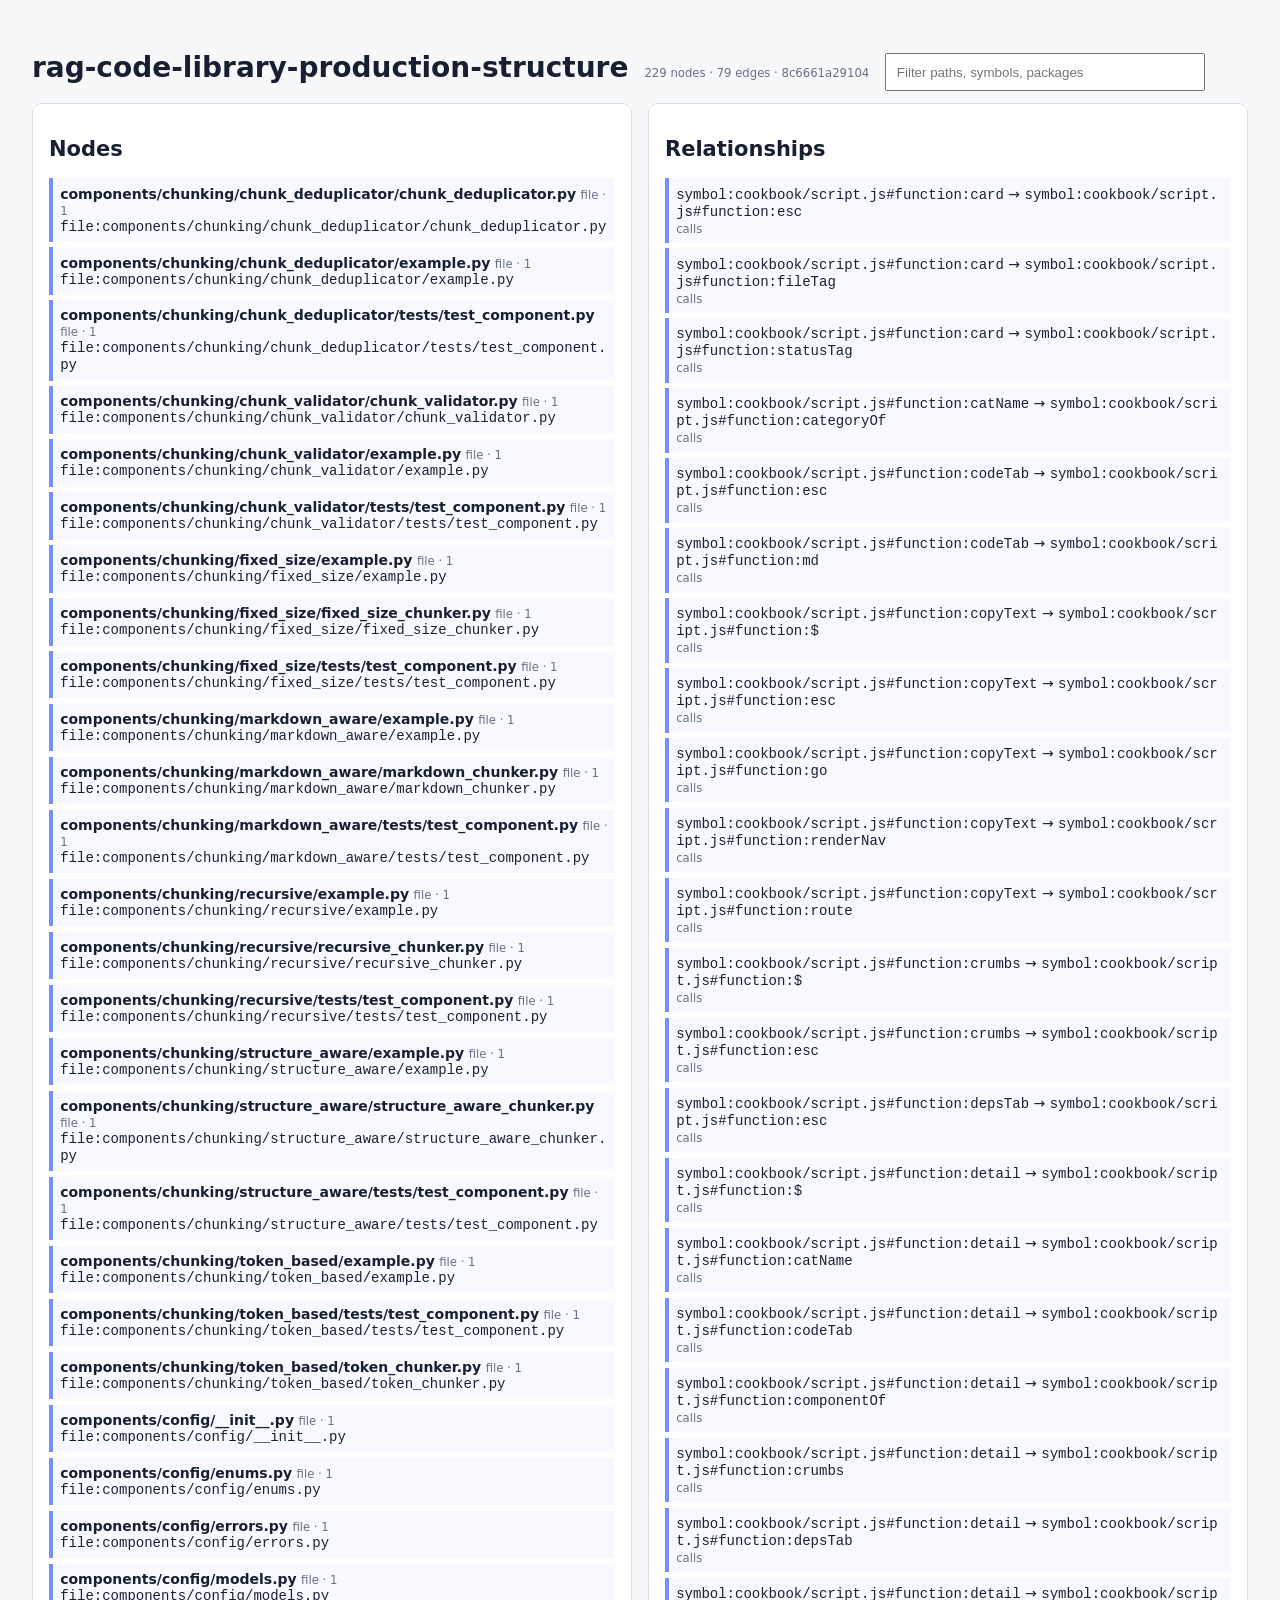
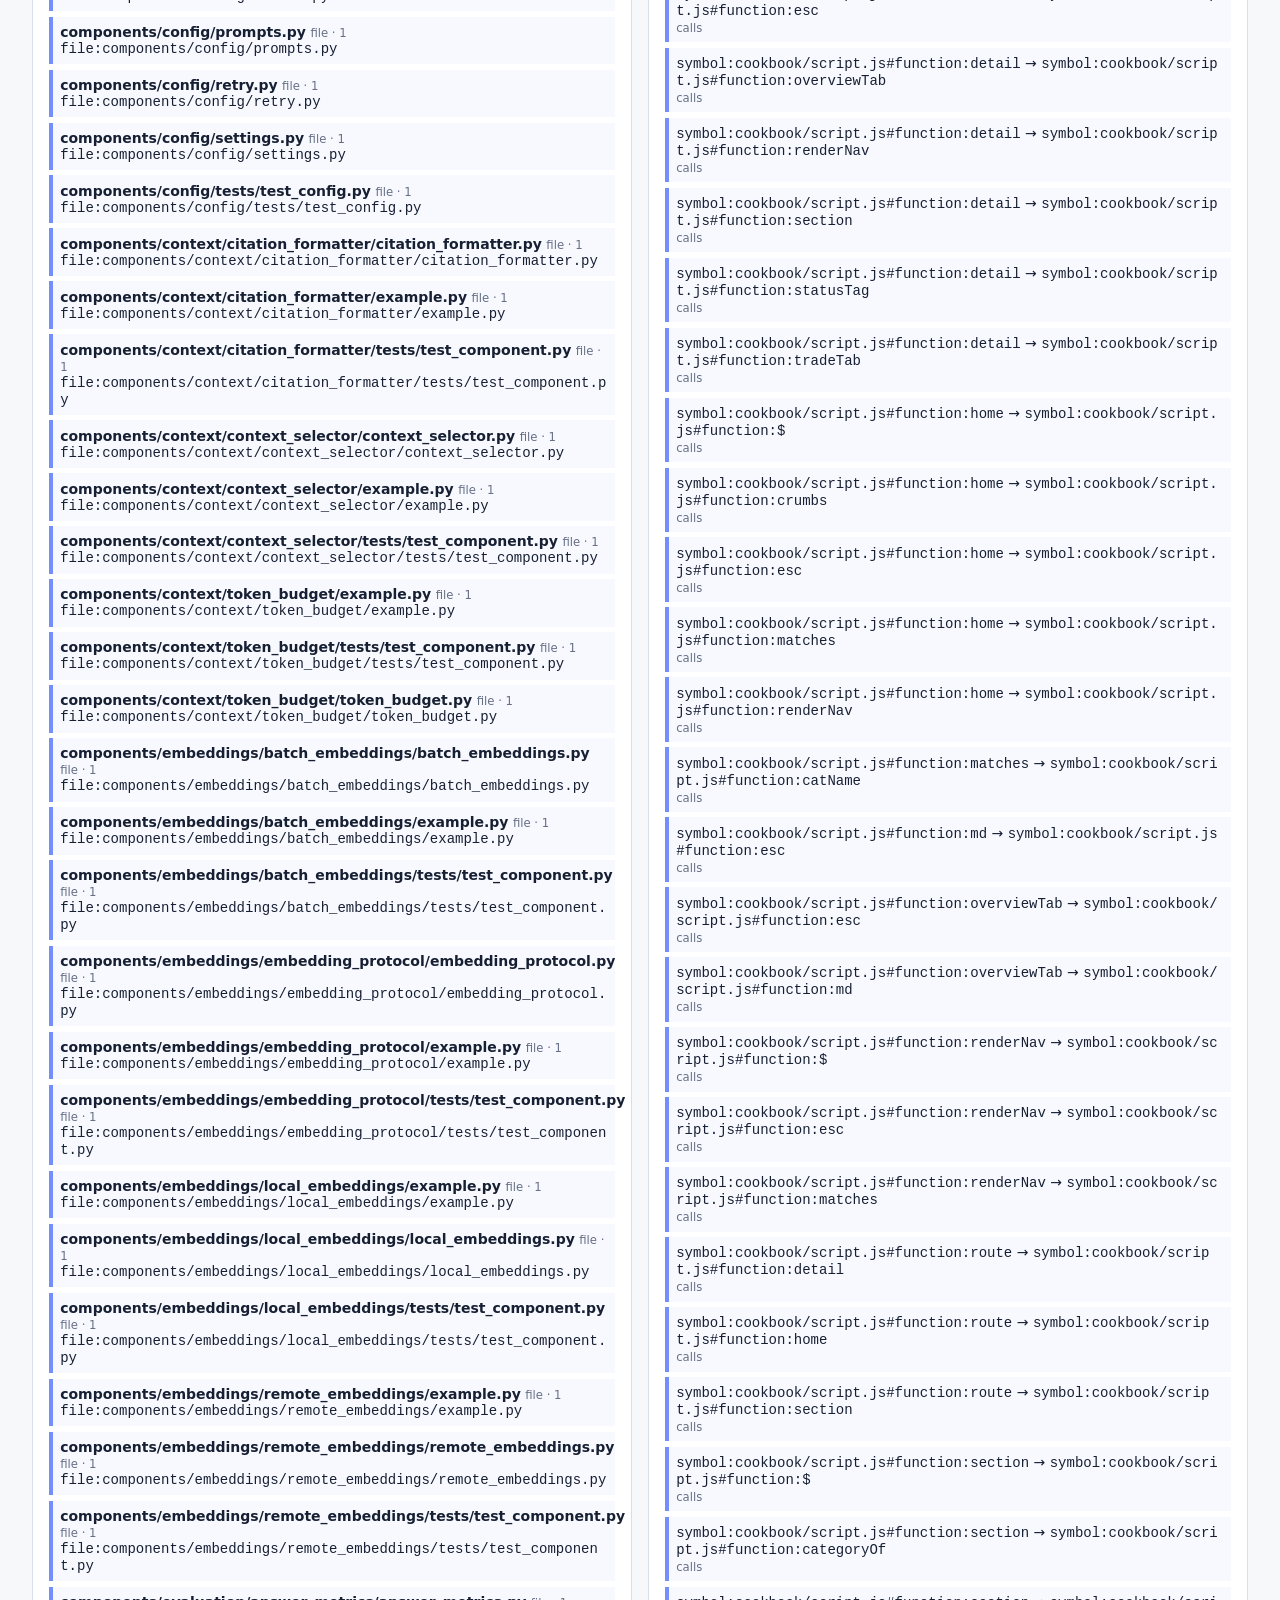
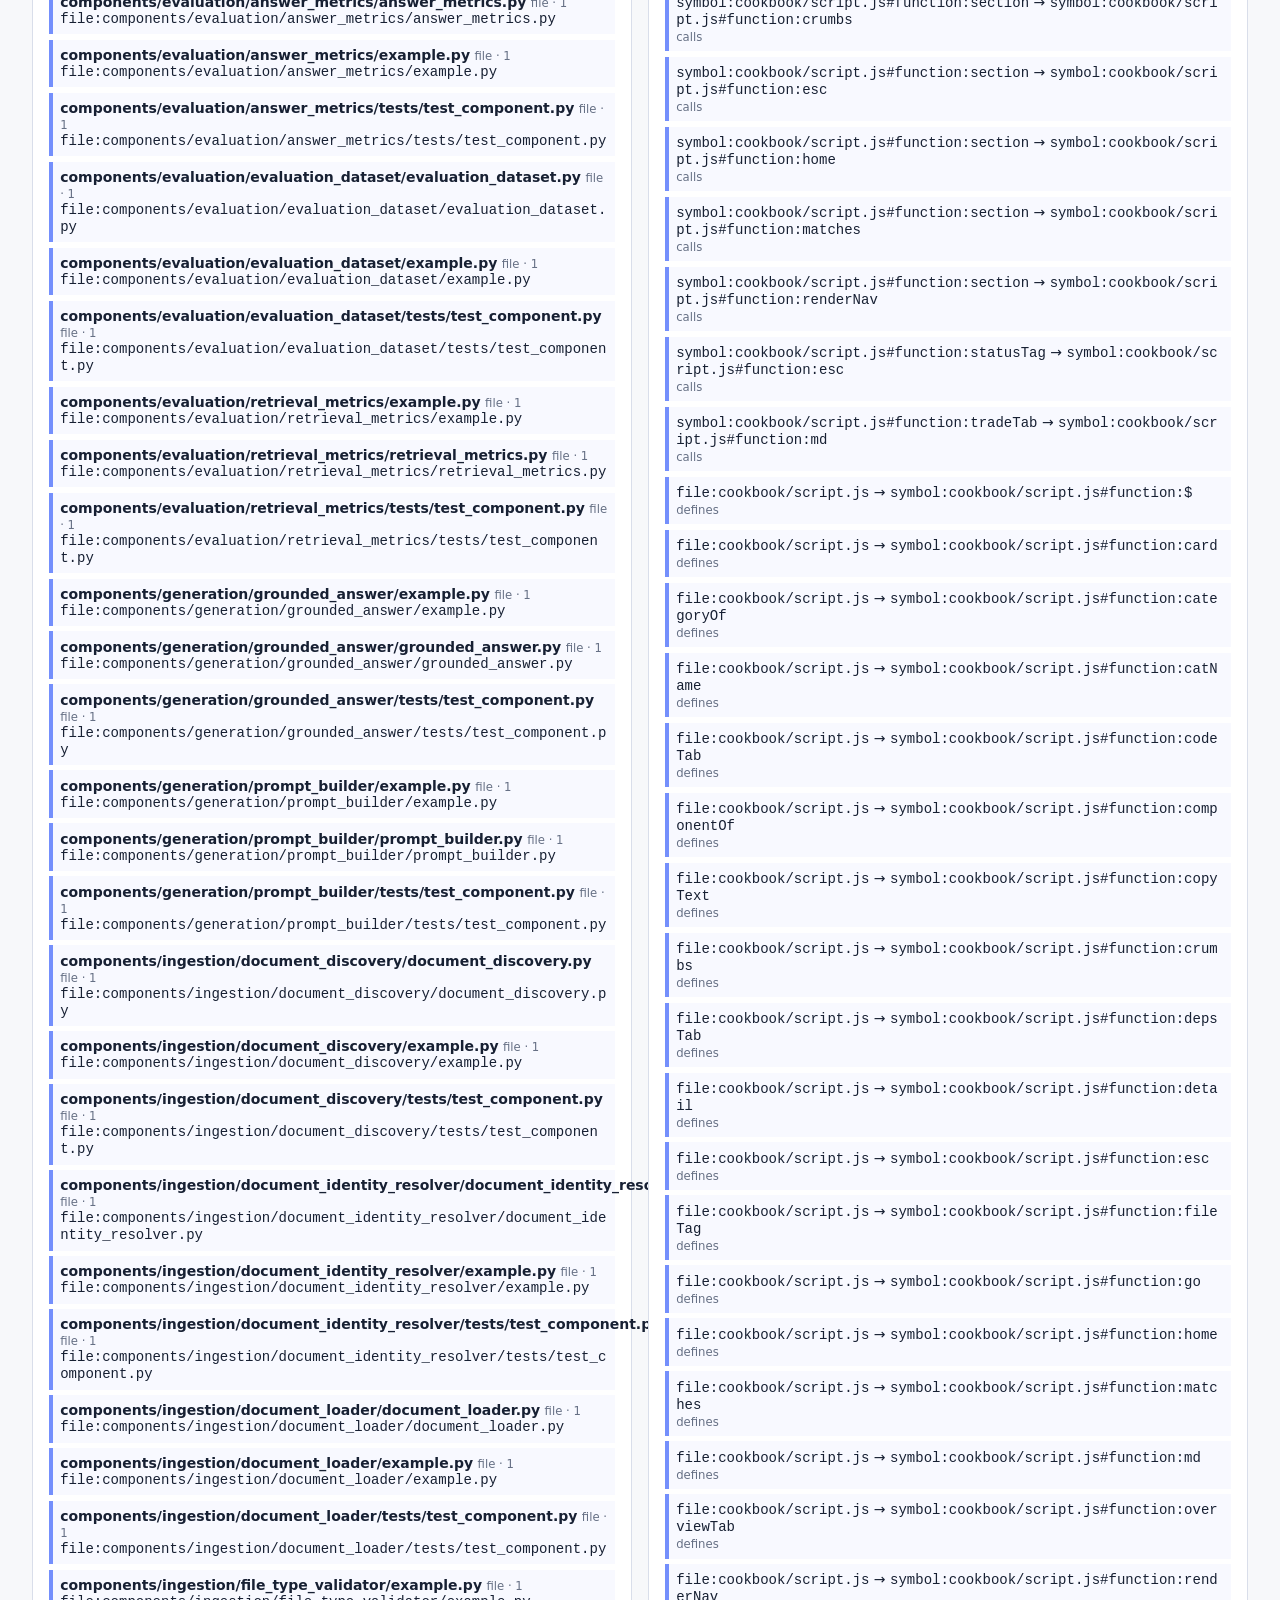
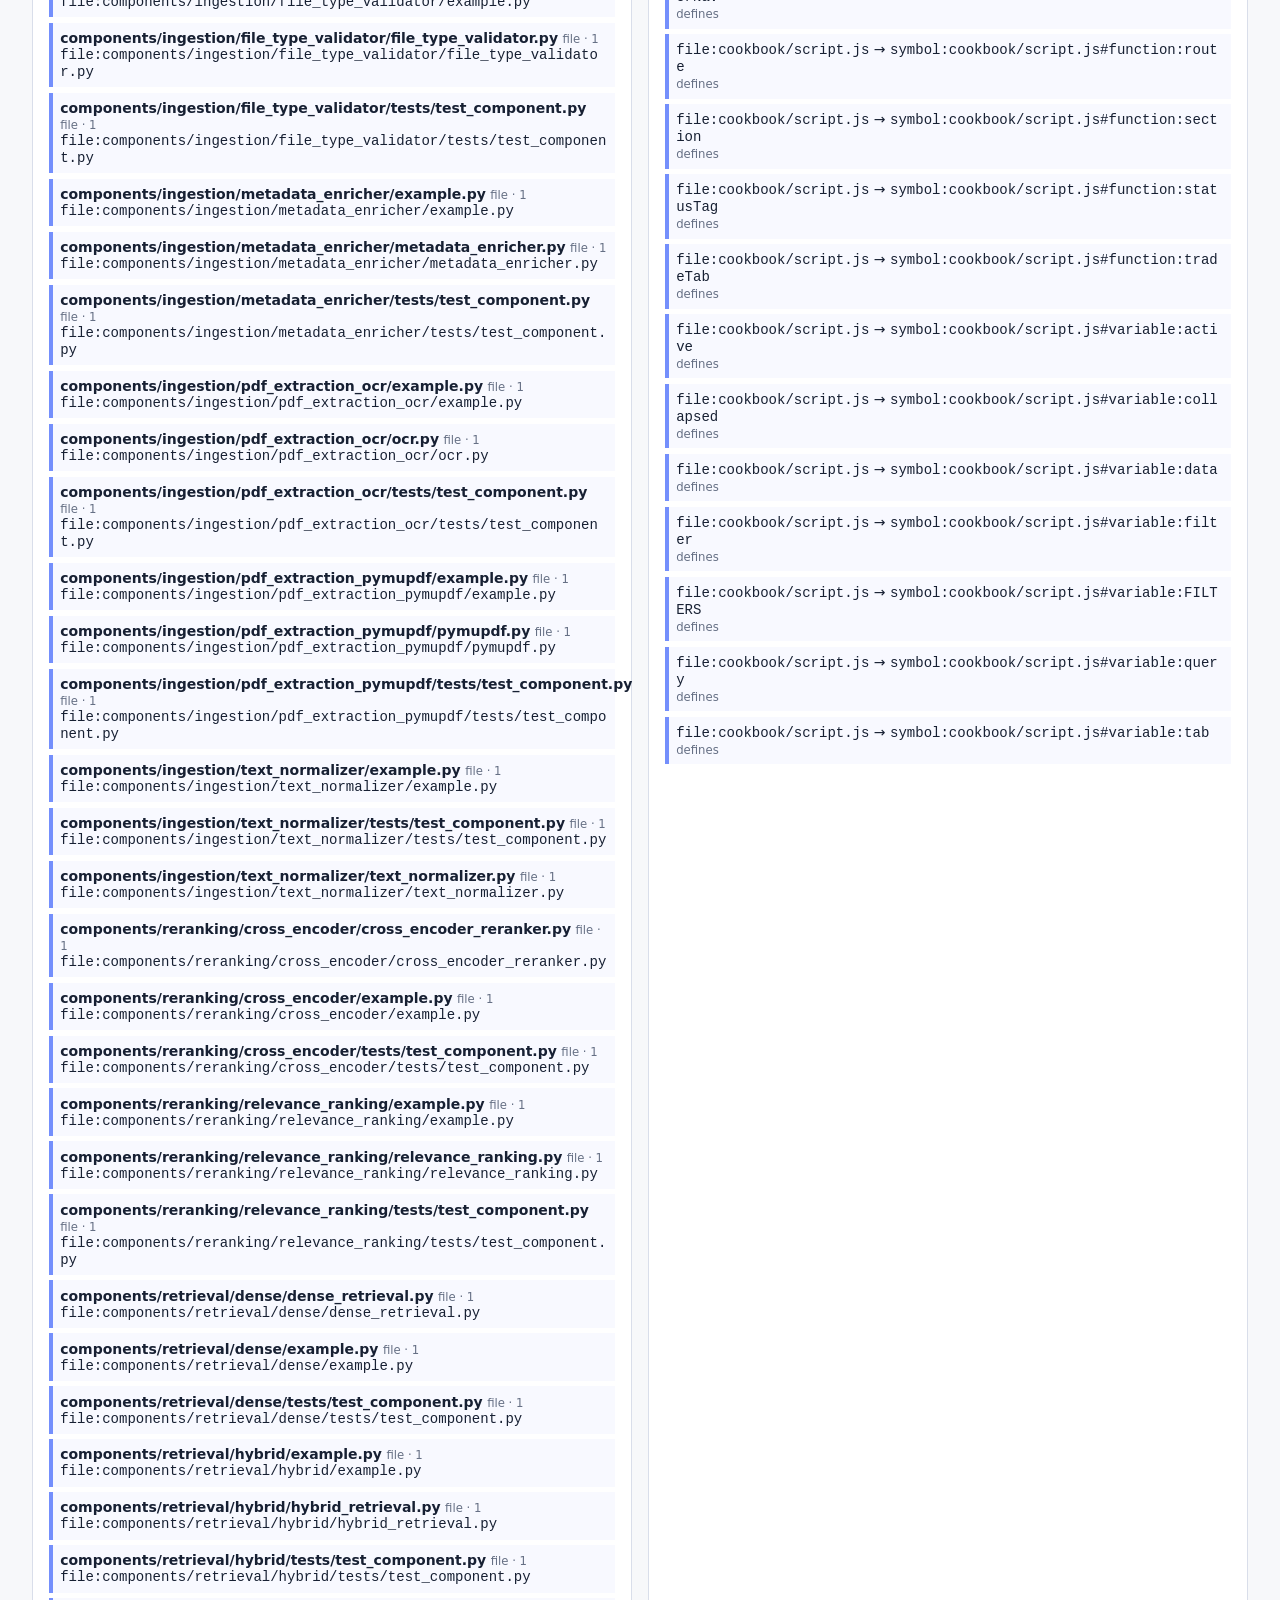
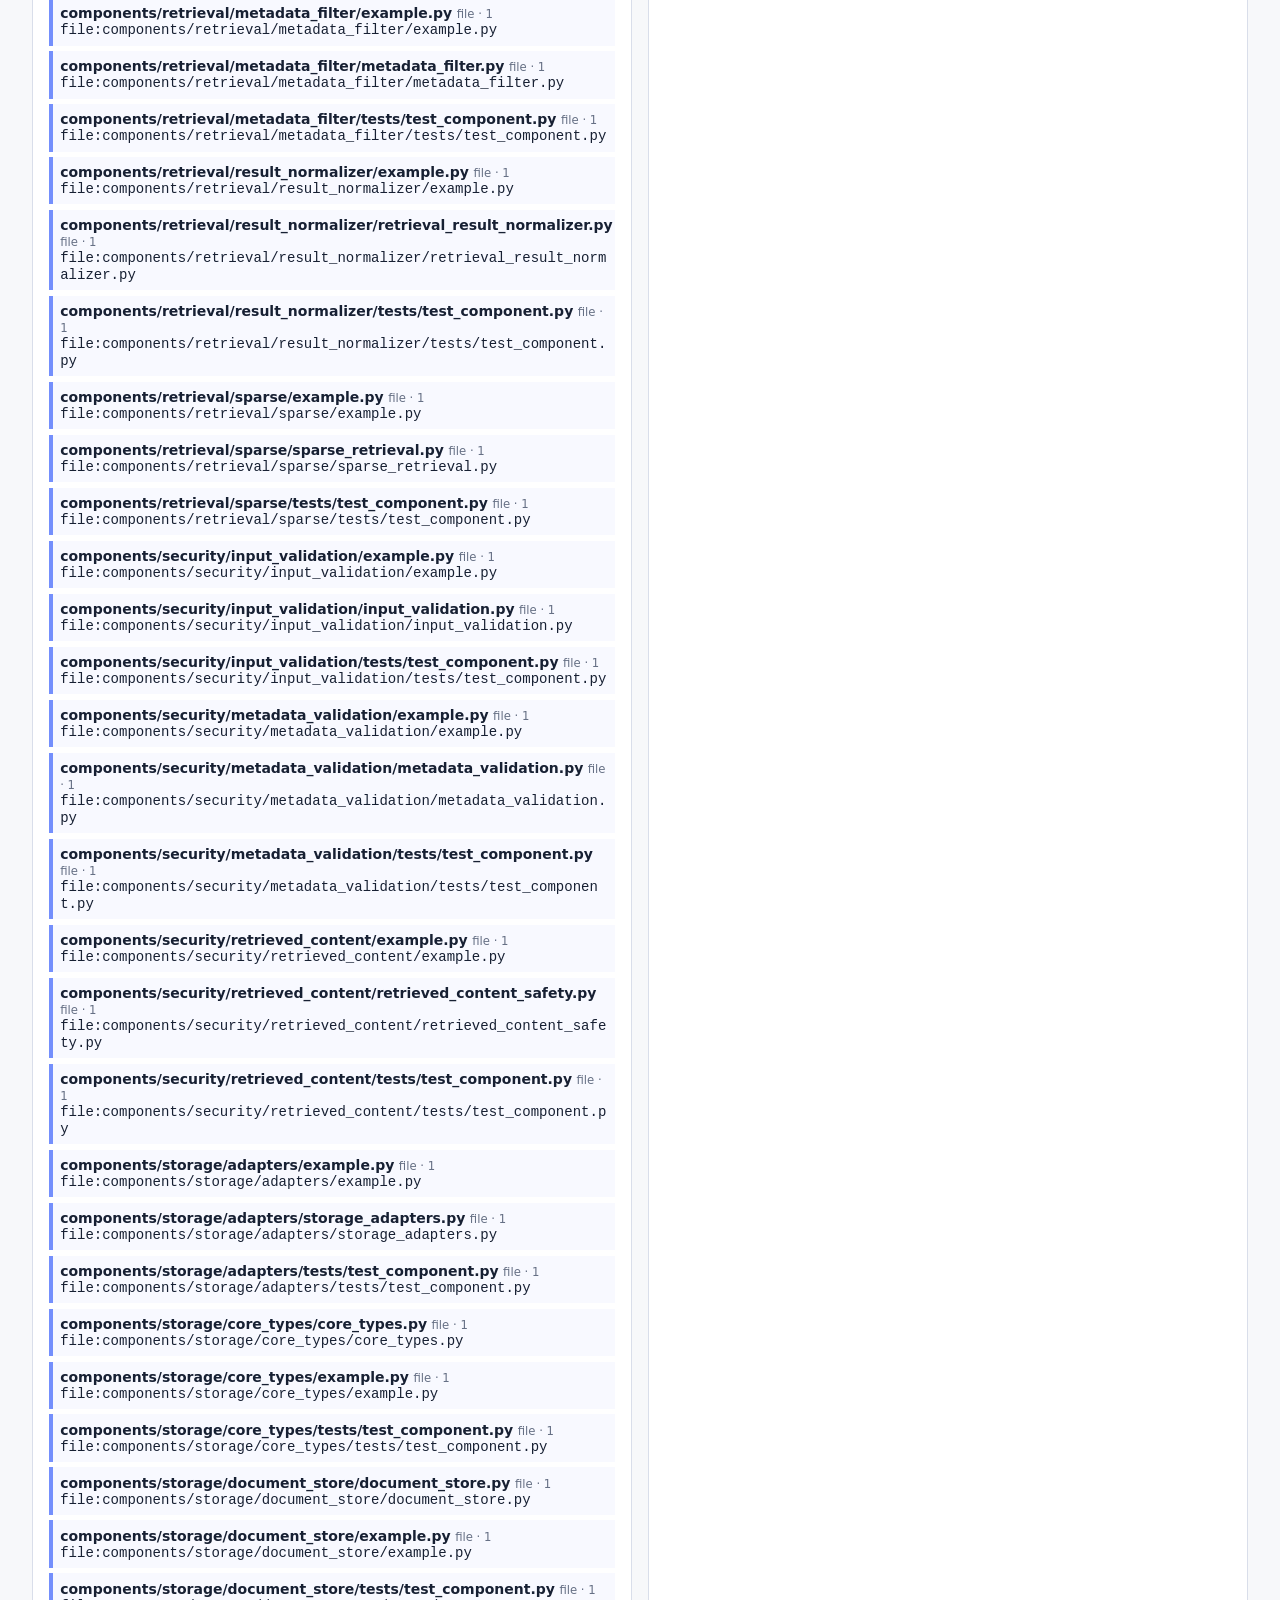
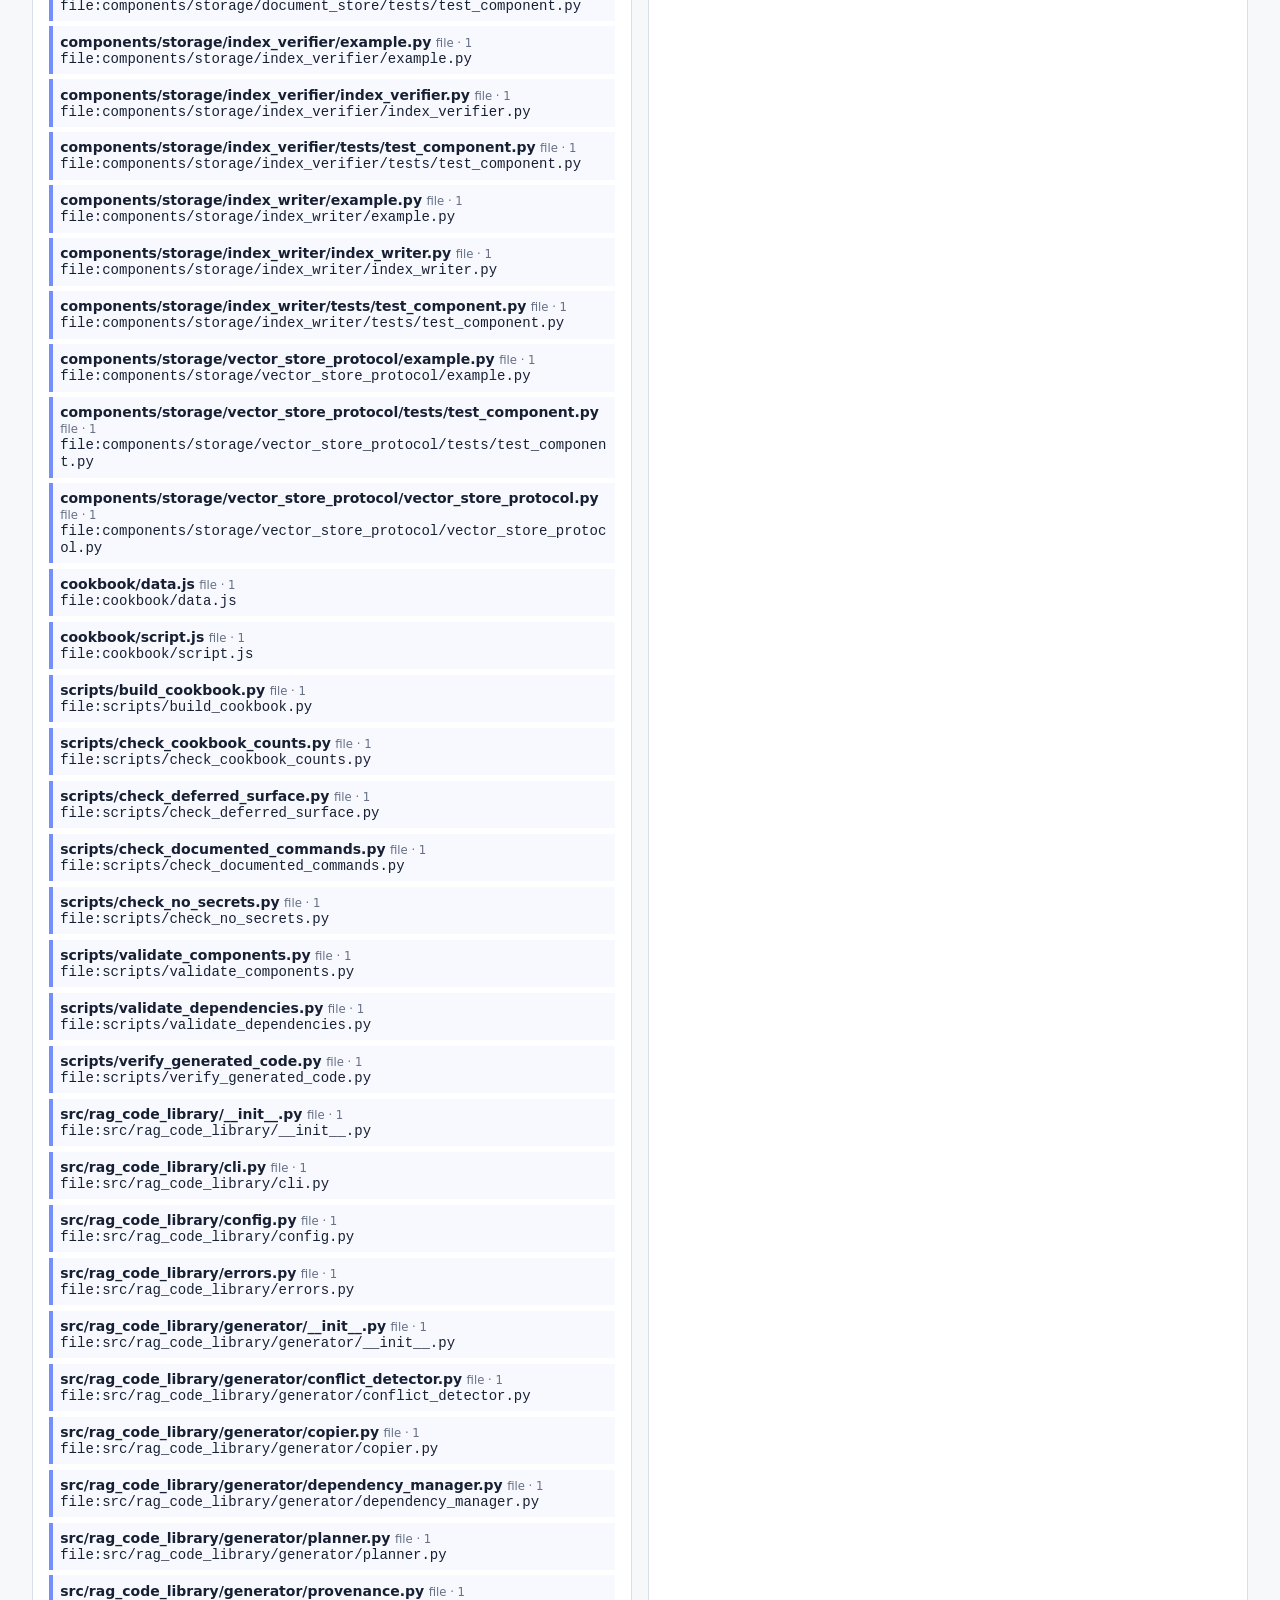
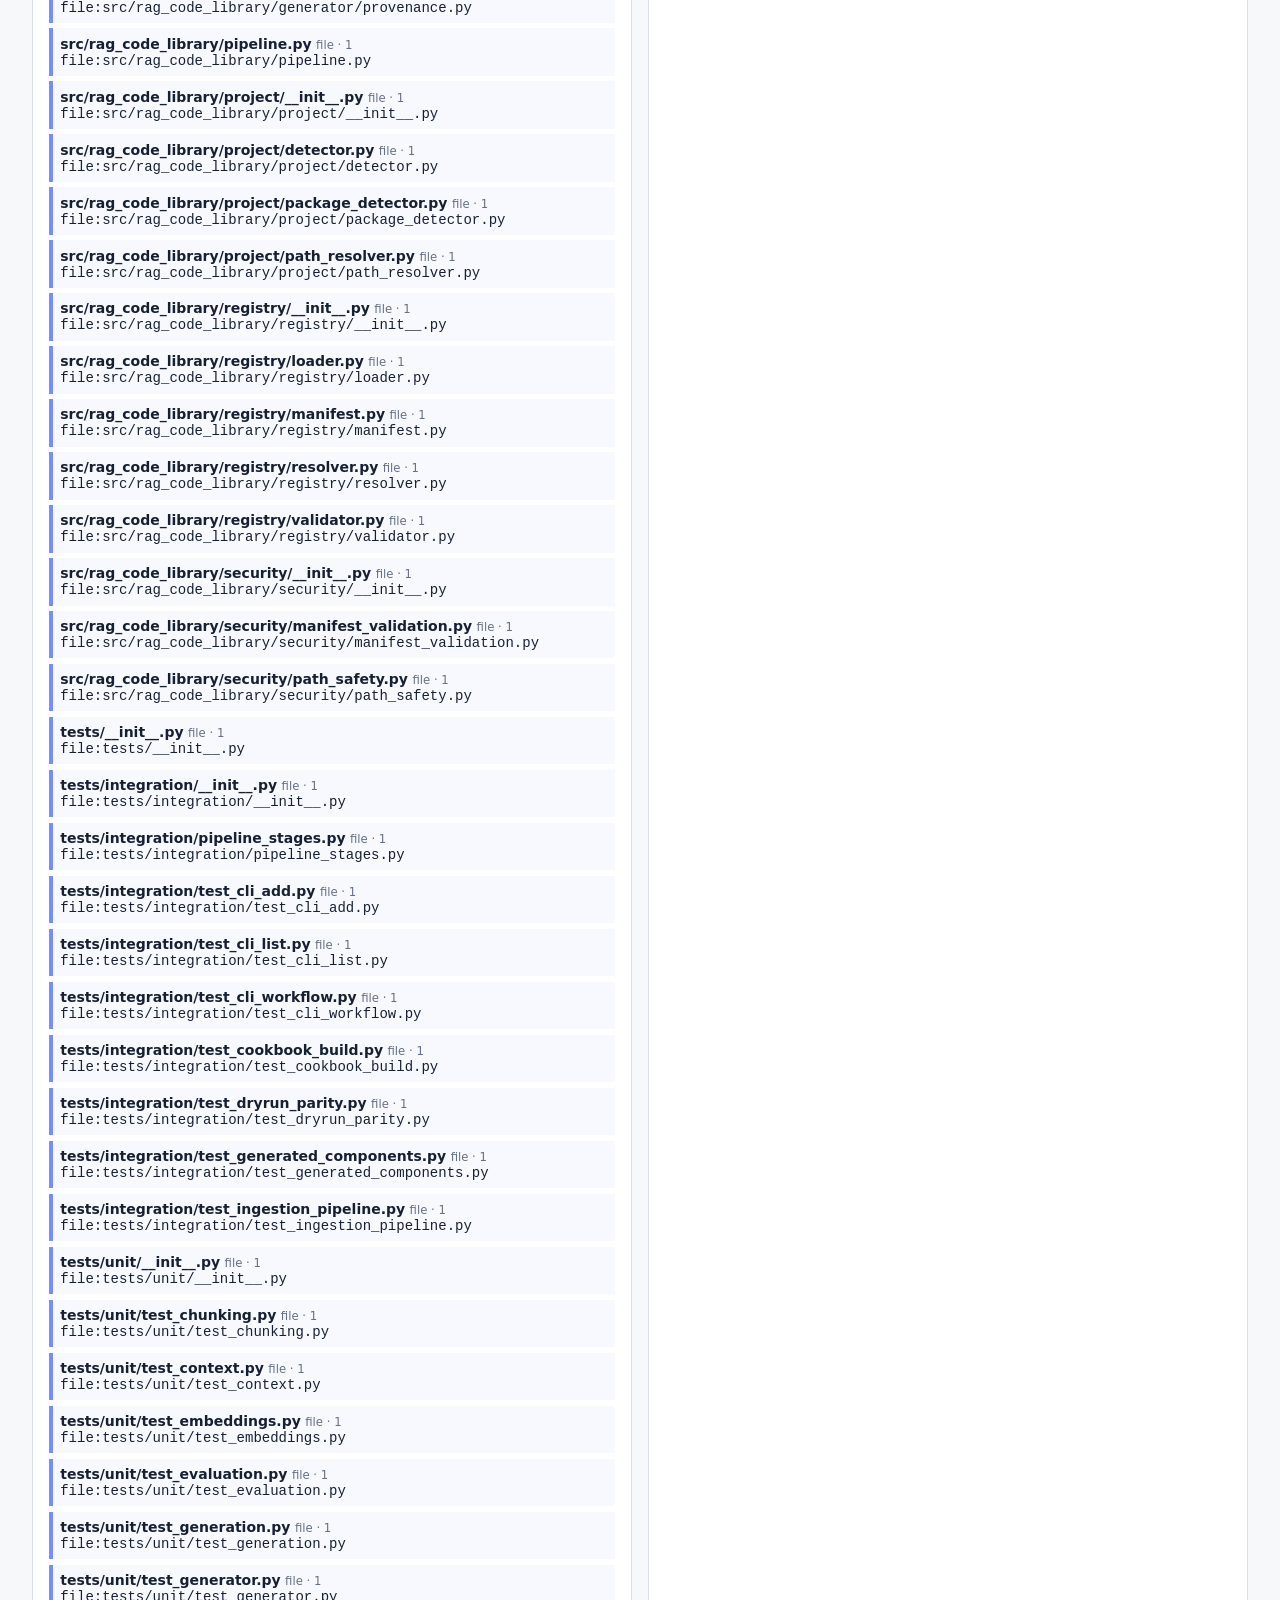
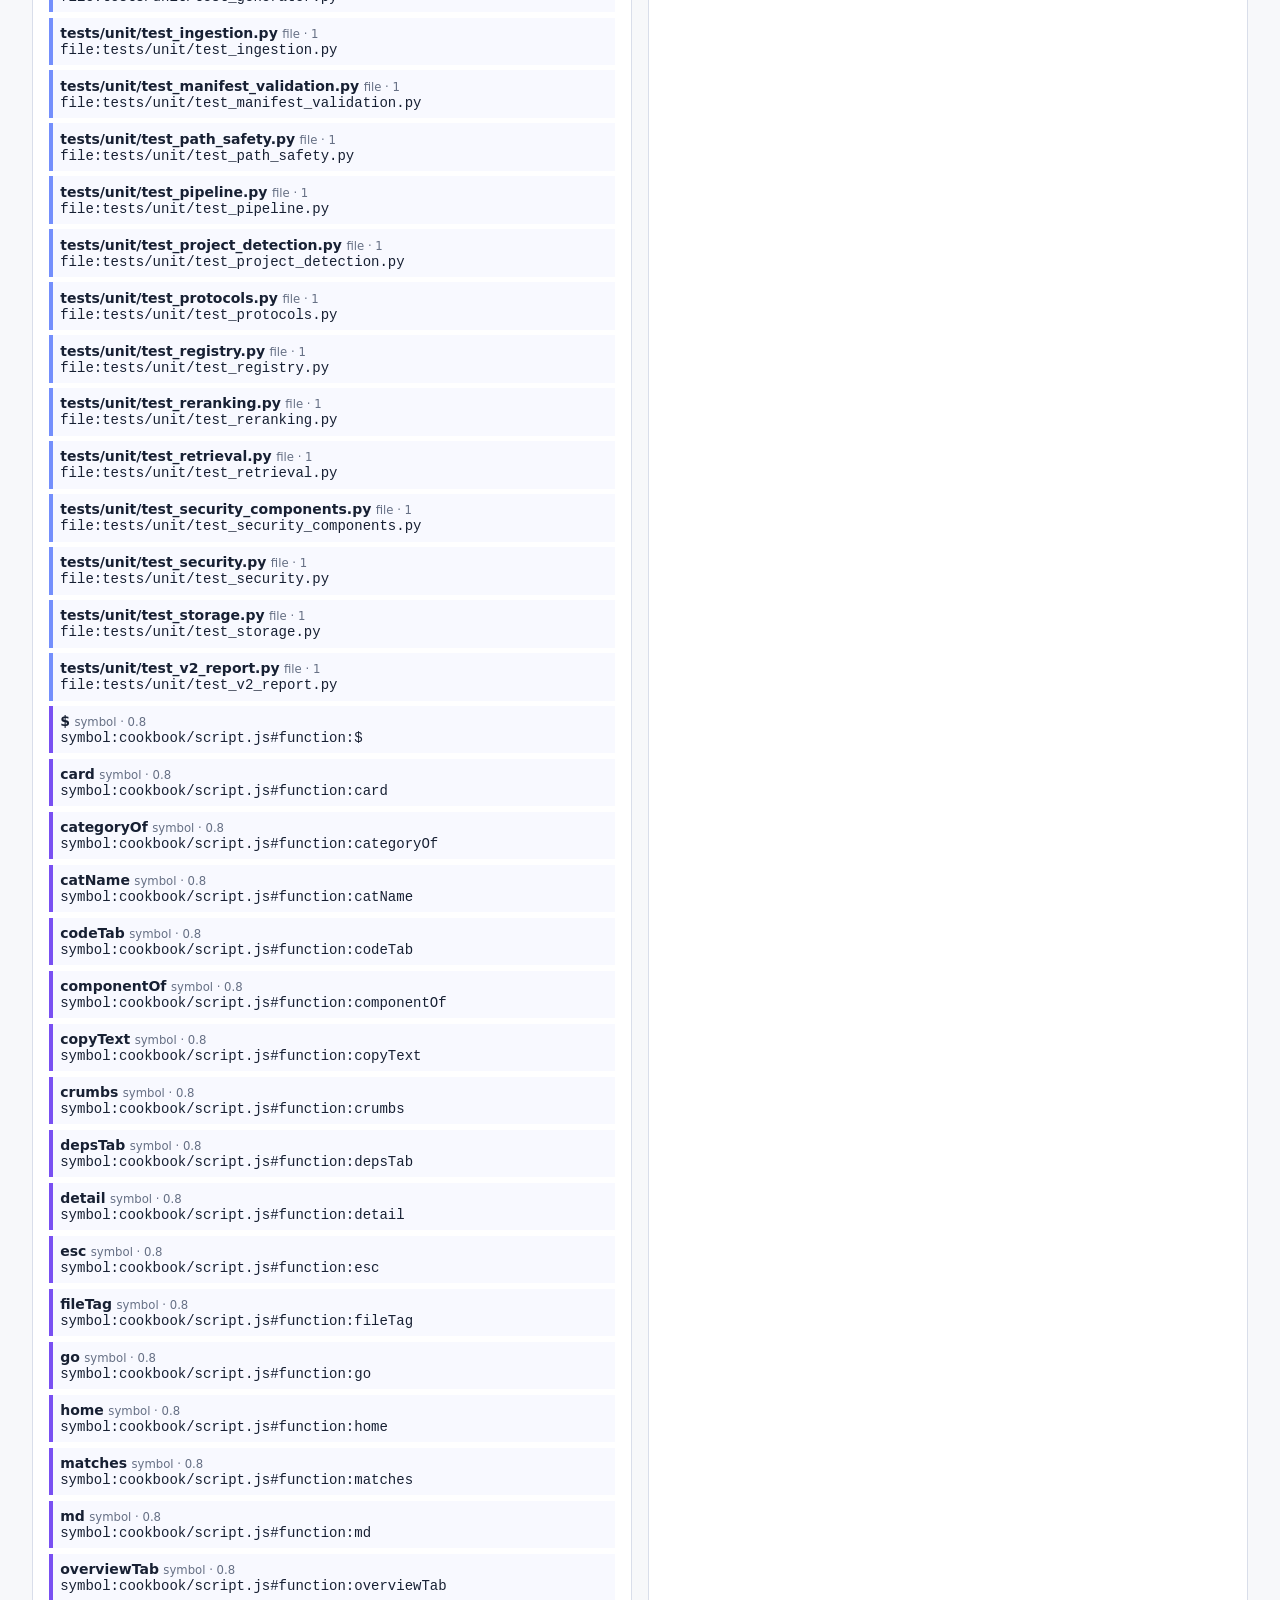
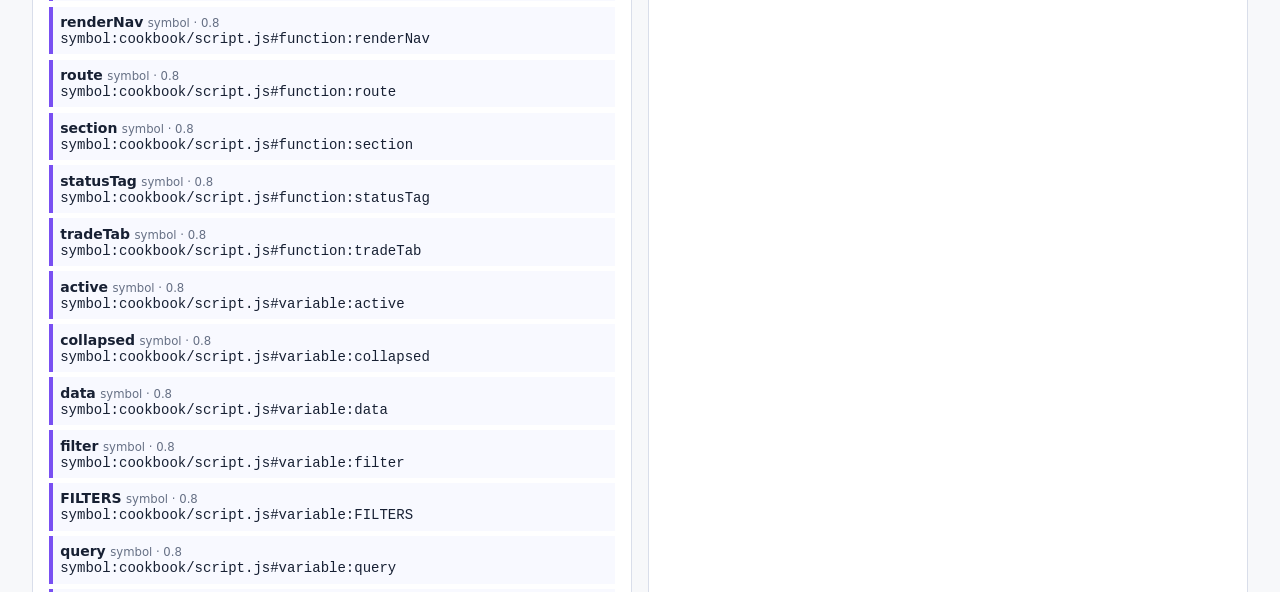
<file: .genesis/index/graph.html>
<!doctype html><html lang="en"><meta charset="utf-8"><meta name="viewport" content="width=device-width"><title>rag-code-library-production-structure code graph</title><style>body{font:14px system-ui;margin:2rem;color:#172033;background:#f7f8fa}header{display:flex;gap:1rem;align-items:baseline;flex-wrap:wrap}input{padding:.6rem;min-width:20rem}section{display:grid;grid-template-columns:repeat(auto-fit,minmax(22rem,1fr));gap:1rem}.card{background:white;border:1px solid #d9deea;border-radius:10px;padding:1rem}.node{padding:.45rem;border-left:4px solid #748ffc;margin:.35rem 0;background:#f8f9ff}.package{border-color:#2f9e44}.unresolved{border-color:#e8590c}.symbol{border-color:#7950f2}small{color:#667085}code{word-break:break-all}</style><header><h1>rag-code-library-production-structure</h1><small>229 nodes · 79 edges · 8c6661a29104</small><input id="q" type="search" placeholder="Filter paths, symbols, packages" aria-label="Filter graph"></header><section><div class="card"><h2>Nodes</h2><div class="node file" data-search="file:components/chunking/chunk_deduplicator/chunk_deduplicator.py components/chunking/chunk_deduplicator/chunk_deduplicator.py"><strong>components/chunking/chunk_deduplicator/chunk_deduplicator.py</strong> <small>file · 1</small><br><code>file:components/chunking/chunk_deduplicator/chunk_deduplicator.py</code></div><div class="node file" data-search="file:components/chunking/chunk_deduplicator/example.py components/chunking/chunk_deduplicator/example.py"><strong>components/chunking/chunk_deduplicator/example.py</strong> <small>file · 1</small><br><code>file:components/chunking/chunk_deduplicator/example.py</code></div><div class="node file" data-search="file:components/chunking/chunk_deduplicator/tests/test_component.py components/chunking/chunk_deduplicator/tests/test_component.py"><strong>components/chunking/chunk_deduplicator/tests/test_component.py</strong> <small>file · 1</small><br><code>file:components/chunking/chunk_deduplicator/tests/test_component.py</code></div><div class="node file" data-search="file:components/chunking/chunk_validator/chunk_validator.py components/chunking/chunk_validator/chunk_validator.py"><strong>components/chunking/chunk_validator/chunk_validator.py</strong> <small>file · 1</small><br><code>file:components/chunking/chunk_validator/chunk_validator.py</code></div><div class="node file" data-search="file:components/chunking/chunk_validator/example.py components/chunking/chunk_validator/example.py"><strong>components/chunking/chunk_validator/example.py</strong> <small>file · 1</small><br><code>file:components/chunking/chunk_validator/example.py</code></div><div class="node file" data-search="file:components/chunking/chunk_validator/tests/test_component.py components/chunking/chunk_validator/tests/test_component.py"><strong>components/chunking/chunk_validator/tests/test_component.py</strong> <small>file · 1</small><br><code>file:components/chunking/chunk_validator/tests/test_component.py</code></div><div class="node file" data-search="file:components/chunking/fixed_size/example.py components/chunking/fixed_size/example.py"><strong>components/chunking/fixed_size/example.py</strong> <small>file · 1</small><br><code>file:components/chunking/fixed_size/example.py</code></div><div class="node file" data-search="file:components/chunking/fixed_size/fixed_size_chunker.py components/chunking/fixed_size/fixed_size_chunker.py"><strong>components/chunking/fixed_size/fixed_size_chunker.py</strong> <small>file · 1</small><br><code>file:components/chunking/fixed_size/fixed_size_chunker.py</code></div><div class="node file" data-search="file:components/chunking/fixed_size/tests/test_component.py components/chunking/fixed_size/tests/test_component.py"><strong>components/chunking/fixed_size/tests/test_component.py</strong> <small>file · 1</small><br><code>file:components/chunking/fixed_size/tests/test_component.py</code></div><div class="node file" data-search="file:components/chunking/markdown_aware/example.py components/chunking/markdown_aware/example.py"><strong>components/chunking/markdown_aware/example.py</strong> <small>file · 1</small><br><code>file:components/chunking/markdown_aware/example.py</code></div><div class="node file" data-search="file:components/chunking/markdown_aware/markdown_chunker.py components/chunking/markdown_aware/markdown_chunker.py"><strong>components/chunking/markdown_aware/markdown_chunker.py</strong> <small>file · 1</small><br><code>file:components/chunking/markdown_aware/markdown_chunker.py</code></div><div class="node file" data-search="file:components/chunking/markdown_aware/tests/test_component.py components/chunking/markdown_aware/tests/test_component.py"><strong>components/chunking/markdown_aware/tests/test_component.py</strong> <small>file · 1</small><br><code>file:components/chunking/markdown_aware/tests/test_component.py</code></div><div class="node file" data-search="file:components/chunking/recursive/example.py components/chunking/recursive/example.py"><strong>components/chunking/recursive/example.py</strong> <small>file · 1</small><br><code>file:components/chunking/recursive/example.py</code></div><div class="node file" data-search="file:components/chunking/recursive/recursive_chunker.py components/chunking/recursive/recursive_chunker.py"><strong>components/chunking/recursive/recursive_chunker.py</strong> <small>file · 1</small><br><code>file:components/chunking/recursive/recursive_chunker.py</code></div><div class="node file" data-search="file:components/chunking/recursive/tests/test_component.py components/chunking/recursive/tests/test_component.py"><strong>components/chunking/recursive/tests/test_component.py</strong> <small>file · 1</small><br><code>file:components/chunking/recursive/tests/test_component.py</code></div><div class="node file" data-search="file:components/chunking/structure_aware/example.py components/chunking/structure_aware/example.py"><strong>components/chunking/structure_aware/example.py</strong> <small>file · 1</small><br><code>file:components/chunking/structure_aware/example.py</code></div><div class="node file" data-search="file:components/chunking/structure_aware/structure_aware_chunker.py components/chunking/structure_aware/structure_aware_chunker.py"><strong>components/chunking/structure_aware/structure_aware_chunker.py</strong> <small>file · 1</small><br><code>file:components/chunking/structure_aware/structure_aware_chunker.py</code></div><div class="node file" data-search="file:components/chunking/structure_aware/tests/test_component.py components/chunking/structure_aware/tests/test_component.py"><strong>components/chunking/structure_aware/tests/test_component.py</strong> <small>file · 1</small><br><code>file:components/chunking/structure_aware/tests/test_component.py</code></div><div class="node file" data-search="file:components/chunking/token_based/example.py components/chunking/token_based/example.py"><strong>components/chunking/token_based/example.py</strong> <small>file · 1</small><br><code>file:components/chunking/token_based/example.py</code></div><div class="node file" data-search="file:components/chunking/token_based/tests/test_component.py components/chunking/token_based/tests/test_component.py"><strong>components/chunking/token_based/tests/test_component.py</strong> <small>file · 1</small><br><code>file:components/chunking/token_based/tests/test_component.py</code></div><div class="node file" data-search="file:components/chunking/token_based/token_chunker.py components/chunking/token_based/token_chunker.py"><strong>components/chunking/token_based/token_chunker.py</strong> <small>file · 1</small><br><code>file:components/chunking/token_based/token_chunker.py</code></div><div class="node file" data-search="file:components/config/__init__.py components/config/__init__.py"><strong>components/config/__init__.py</strong> <small>file · 1</small><br><code>file:components/config/__init__.py</code></div><div class="node file" data-search="file:components/config/enums.py components/config/enums.py"><strong>components/config/enums.py</strong> <small>file · 1</small><br><code>file:components/config/enums.py</code></div><div class="node file" data-search="file:components/config/errors.py components/config/errors.py"><strong>components/config/errors.py</strong> <small>file · 1</small><br><code>file:components/config/errors.py</code></div><div class="node file" data-search="file:components/config/models.py components/config/models.py"><strong>components/config/models.py</strong> <small>file · 1</small><br><code>file:components/config/models.py</code></div><div class="node file" data-search="file:components/config/prompts.py components/config/prompts.py"><strong>components/config/prompts.py</strong> <small>file · 1</small><br><code>file:components/config/prompts.py</code></div><div class="node file" data-search="file:components/config/retry.py components/config/retry.py"><strong>components/config/retry.py</strong> <small>file · 1</small><br><code>file:components/config/retry.py</code></div><div class="node file" data-search="file:components/config/settings.py components/config/settings.py"><strong>components/config/settings.py</strong> <small>file · 1</small><br><code>file:components/config/settings.py</code></div><div class="node file" data-search="file:components/config/tests/test_config.py components/config/tests/test_config.py"><strong>components/config/tests/test_config.py</strong> <small>file · 1</small><br><code>file:components/config/tests/test_config.py</code></div><div class="node file" data-search="file:components/context/citation_formatter/citation_formatter.py components/context/citation_formatter/citation_formatter.py"><strong>components/context/citation_formatter/citation_formatter.py</strong> <small>file · 1</small><br><code>file:components/context/citation_formatter/citation_formatter.py</code></div><div class="node file" data-search="file:components/context/citation_formatter/example.py components/context/citation_formatter/example.py"><strong>components/context/citation_formatter/example.py</strong> <small>file · 1</small><br><code>file:components/context/citation_formatter/example.py</code></div><div class="node file" data-search="file:components/context/citation_formatter/tests/test_component.py components/context/citation_formatter/tests/test_component.py"><strong>components/context/citation_formatter/tests/test_component.py</strong> <small>file · 1</small><br><code>file:components/context/citation_formatter/tests/test_component.py</code></div><div class="node file" data-search="file:components/context/context_selector/context_selector.py components/context/context_selector/context_selector.py"><strong>components/context/context_selector/context_selector.py</strong> <small>file · 1</small><br><code>file:components/context/context_selector/context_selector.py</code></div><div class="node file" data-search="file:components/context/context_selector/example.py components/context/context_selector/example.py"><strong>components/context/context_selector/example.py</strong> <small>file · 1</small><br><code>file:components/context/context_selector/example.py</code></div><div class="node file" data-search="file:components/context/context_selector/tests/test_component.py components/context/context_selector/tests/test_component.py"><strong>components/context/context_selector/tests/test_component.py</strong> <small>file · 1</small><br><code>file:components/context/context_selector/tests/test_component.py</code></div><div class="node file" data-search="file:components/context/token_budget/example.py components/context/token_budget/example.py"><strong>components/context/token_budget/example.py</strong> <small>file · 1</small><br><code>file:components/context/token_budget/example.py</code></div><div class="node file" data-search="file:components/context/token_budget/tests/test_component.py components/context/token_budget/tests/test_component.py"><strong>components/context/token_budget/tests/test_component.py</strong> <small>file · 1</small><br><code>file:components/context/token_budget/tests/test_component.py</code></div><div class="node file" data-search="file:components/context/token_budget/token_budget.py components/context/token_budget/token_budget.py"><strong>components/context/token_budget/token_budget.py</strong> <small>file · 1</small><br><code>file:components/context/token_budget/token_budget.py</code></div><div class="node file" data-search="file:components/embeddings/batch_embeddings/batch_embeddings.py components/embeddings/batch_embeddings/batch_embeddings.py"><strong>components/embeddings/batch_embeddings/batch_embeddings.py</strong> <small>file · 1</small><br><code>file:components/embeddings/batch_embeddings/batch_embeddings.py</code></div><div class="node file" data-search="file:components/embeddings/batch_embeddings/example.py components/embeddings/batch_embeddings/example.py"><strong>components/embeddings/batch_embeddings/example.py</strong> <small>file · 1</small><br><code>file:components/embeddings/batch_embeddings/example.py</code></div><div class="node file" data-search="file:components/embeddings/batch_embeddings/tests/test_component.py components/embeddings/batch_embeddings/tests/test_component.py"><strong>components/embeddings/batch_embeddings/tests/test_component.py</strong> <small>file · 1</small><br><code>file:components/embeddings/batch_embeddings/tests/test_component.py</code></div><div class="node file" data-search="file:components/embeddings/embedding_protocol/embedding_protocol.py components/embeddings/embedding_protocol/embedding_protocol.py"><strong>components/embeddings/embedding_protocol/embedding_protocol.py</strong> <small>file · 1</small><br><code>file:components/embeddings/embedding_protocol/embedding_protocol.py</code></div><div class="node file" data-search="file:components/embeddings/embedding_protocol/example.py components/embeddings/embedding_protocol/example.py"><strong>components/embeddings/embedding_protocol/example.py</strong> <small>file · 1</small><br><code>file:components/embeddings/embedding_protocol/example.py</code></div><div class="node file" data-search="file:components/embeddings/embedding_protocol/tests/test_component.py components/embeddings/embedding_protocol/tests/test_component.py"><strong>components/embeddings/embedding_protocol/tests/test_component.py</strong> <small>file · 1</small><br><code>file:components/embeddings/embedding_protocol/tests/test_component.py</code></div><div class="node file" data-search="file:components/embeddings/local_embeddings/example.py components/embeddings/local_embeddings/example.py"><strong>components/embeddings/local_embeddings/example.py</strong> <small>file · 1</small><br><code>file:components/embeddings/local_embeddings/example.py</code></div><div class="node file" data-search="file:components/embeddings/local_embeddings/local_embeddings.py components/embeddings/local_embeddings/local_embeddings.py"><strong>components/embeddings/local_embeddings/local_embeddings.py</strong> <small>file · 1</small><br><code>file:components/embeddings/local_embeddings/local_embeddings.py</code></div><div class="node file" data-search="file:components/embeddings/local_embeddings/tests/test_component.py components/embeddings/local_embeddings/tests/test_component.py"><strong>components/embeddings/local_embeddings/tests/test_component.py</strong> <small>file · 1</small><br><code>file:components/embeddings/local_embeddings/tests/test_component.py</code></div><div class="node file" data-search="file:components/embeddings/remote_embeddings/example.py components/embeddings/remote_embeddings/example.py"><strong>components/embeddings/remote_embeddings/example.py</strong> <small>file · 1</small><br><code>file:components/embeddings/remote_embeddings/example.py</code></div><div class="node file" data-search="file:components/embeddings/remote_embeddings/remote_embeddings.py components/embeddings/remote_embeddings/remote_embeddings.py"><strong>components/embeddings/remote_embeddings/remote_embeddings.py</strong> <small>file · 1</small><br><code>file:components/embeddings/remote_embeddings/remote_embeddings.py</code></div><div class="node file" data-search="file:components/embeddings/remote_embeddings/tests/test_component.py components/embeddings/remote_embeddings/tests/test_component.py"><strong>components/embeddings/remote_embeddings/tests/test_component.py</strong> <small>file · 1</small><br><code>file:components/embeddings/remote_embeddings/tests/test_component.py</code></div><div class="node file" data-search="file:components/evaluation/answer_metrics/answer_metrics.py components/evaluation/answer_metrics/answer_metrics.py"><strong>components/evaluation/answer_metrics/answer_metrics.py</strong> <small>file · 1</small><br><code>file:components/evaluation/answer_metrics/answer_metrics.py</code></div><div class="node file" data-search="file:components/evaluation/answer_metrics/example.py components/evaluation/answer_metrics/example.py"><strong>components/evaluation/answer_metrics/example.py</strong> <small>file · 1</small><br><code>file:components/evaluation/answer_metrics/example.py</code></div><div class="node file" data-search="file:components/evaluation/answer_metrics/tests/test_component.py components/evaluation/answer_metrics/tests/test_component.py"><strong>components/evaluation/answer_metrics/tests/test_component.py</strong> <small>file · 1</small><br><code>file:components/evaluation/answer_metrics/tests/test_component.py</code></div><div class="node file" data-search="file:components/evaluation/evaluation_dataset/evaluation_dataset.py components/evaluation/evaluation_dataset/evaluation_dataset.py"><strong>components/evaluation/evaluation_dataset/evaluation_dataset.py</strong> <small>file · 1</small><br><code>file:components/evaluation/evaluation_dataset/evaluation_dataset.py</code></div><div class="node file" data-search="file:components/evaluation/evaluation_dataset/example.py components/evaluation/evaluation_dataset/example.py"><strong>components/evaluation/evaluation_dataset/example.py</strong> <small>file · 1</small><br><code>file:components/evaluation/evaluation_dataset/example.py</code></div><div class="node file" data-search="file:components/evaluation/evaluation_dataset/tests/test_component.py components/evaluation/evaluation_dataset/tests/test_component.py"><strong>components/evaluation/evaluation_dataset/tests/test_component.py</strong> <small>file · 1</small><br><code>file:components/evaluation/evaluation_dataset/tests/test_component.py</code></div><div class="node file" data-search="file:components/evaluation/retrieval_metrics/example.py components/evaluation/retrieval_metrics/example.py"><strong>components/evaluation/retrieval_metrics/example.py</strong> <small>file · 1</small><br><code>file:components/evaluation/retrieval_metrics/example.py</code></div><div class="node file" data-search="file:components/evaluation/retrieval_metrics/retrieval_metrics.py components/evaluation/retrieval_metrics/retrieval_metrics.py"><strong>components/evaluation/retrieval_metrics/retrieval_metrics.py</strong> <small>file · 1</small><br><code>file:components/evaluation/retrieval_metrics/retrieval_metrics.py</code></div><div class="node file" data-search="file:components/evaluation/retrieval_metrics/tests/test_component.py components/evaluation/retrieval_metrics/tests/test_component.py"><strong>components/evaluation/retrieval_metrics/tests/test_component.py</strong> <small>file · 1</small><br><code>file:components/evaluation/retrieval_metrics/tests/test_component.py</code></div><div class="node file" data-search="file:components/generation/grounded_answer/example.py components/generation/grounded_answer/example.py"><strong>components/generation/grounded_answer/example.py</strong> <small>file · 1</small><br><code>file:components/generation/grounded_answer/example.py</code></div><div class="node file" data-search="file:components/generation/grounded_answer/grounded_answer.py components/generation/grounded_answer/grounded_answer.py"><strong>components/generation/grounded_answer/grounded_answer.py</strong> <small>file · 1</small><br><code>file:components/generation/grounded_answer/grounded_answer.py</code></div><div class="node file" data-search="file:components/generation/grounded_answer/tests/test_component.py components/generation/grounded_answer/tests/test_component.py"><strong>components/generation/grounded_answer/tests/test_component.py</strong> <small>file · 1</small><br><code>file:components/generation/grounded_answer/tests/test_component.py</code></div><div class="node file" data-search="file:components/generation/prompt_builder/example.py components/generation/prompt_builder/example.py"><strong>components/generation/prompt_builder/example.py</strong> <small>file · 1</small><br><code>file:components/generation/prompt_builder/example.py</code></div><div class="node file" data-search="file:components/generation/prompt_builder/prompt_builder.py components/generation/prompt_builder/prompt_builder.py"><strong>components/generation/prompt_builder/prompt_builder.py</strong> <small>file · 1</small><br><code>file:components/generation/prompt_builder/prompt_builder.py</code></div><div class="node file" data-search="file:components/generation/prompt_builder/tests/test_component.py components/generation/prompt_builder/tests/test_component.py"><strong>components/generation/prompt_builder/tests/test_component.py</strong> <small>file · 1</small><br><code>file:components/generation/prompt_builder/tests/test_component.py</code></div><div class="node file" data-search="file:components/ingestion/document_discovery/document_discovery.py components/ingestion/document_discovery/document_discovery.py"><strong>components/ingestion/document_discovery/document_discovery.py</strong> <small>file · 1</small><br><code>file:components/ingestion/document_discovery/document_discovery.py</code></div><div class="node file" data-search="file:components/ingestion/document_discovery/example.py components/ingestion/document_discovery/example.py"><strong>components/ingestion/document_discovery/example.py</strong> <small>file · 1</small><br><code>file:components/ingestion/document_discovery/example.py</code></div><div class="node file" data-search="file:components/ingestion/document_discovery/tests/test_component.py components/ingestion/document_discovery/tests/test_component.py"><strong>components/ingestion/document_discovery/tests/test_component.py</strong> <small>file · 1</small><br><code>file:components/ingestion/document_discovery/tests/test_component.py</code></div><div class="node file" data-search="file:components/ingestion/document_identity_resolver/document_identity_resolver.py components/ingestion/document_identity_resolver/document_identity_resolver.py"><strong>components/ingestion/document_identity_resolver/document_identity_resolver.py</strong> <small>file · 1</small><br><code>file:components/ingestion/document_identity_resolver/document_identity_resolver.py</code></div><div class="node file" data-search="file:components/ingestion/document_identity_resolver/example.py components/ingestion/document_identity_resolver/example.py"><strong>components/ingestion/document_identity_resolver/example.py</strong> <small>file · 1</small><br><code>file:components/ingestion/document_identity_resolver/example.py</code></div><div class="node file" data-search="file:components/ingestion/document_identity_resolver/tests/test_component.py components/ingestion/document_identity_resolver/tests/test_component.py"><strong>components/ingestion/document_identity_resolver/tests/test_component.py</strong> <small>file · 1</small><br><code>file:components/ingestion/document_identity_resolver/tests/test_component.py</code></div><div class="node file" data-search="file:components/ingestion/document_loader/document_loader.py components/ingestion/document_loader/document_loader.py"><strong>components/ingestion/document_loader/document_loader.py</strong> <small>file · 1</small><br><code>file:components/ingestion/document_loader/document_loader.py</code></div><div class="node file" data-search="file:components/ingestion/document_loader/example.py components/ingestion/document_loader/example.py"><strong>components/ingestion/document_loader/example.py</strong> <small>file · 1</small><br><code>file:components/ingestion/document_loader/example.py</code></div><div class="node file" data-search="file:components/ingestion/document_loader/tests/test_component.py components/ingestion/document_loader/tests/test_component.py"><strong>components/ingestion/document_loader/tests/test_component.py</strong> <small>file · 1</small><br><code>file:components/ingestion/document_loader/tests/test_component.py</code></div><div class="node file" data-search="file:components/ingestion/file_type_validator/example.py components/ingestion/file_type_validator/example.py"><strong>components/ingestion/file_type_validator/example.py</strong> <small>file · 1</small><br><code>file:components/ingestion/file_type_validator/example.py</code></div><div class="node file" data-search="file:components/ingestion/file_type_validator/file_type_validator.py components/ingestion/file_type_validator/file_type_validator.py"><strong>components/ingestion/file_type_validator/file_type_validator.py</strong> <small>file · 1</small><br><code>file:components/ingestion/file_type_validator/file_type_validator.py</code></div><div class="node file" data-search="file:components/ingestion/file_type_validator/tests/test_component.py components/ingestion/file_type_validator/tests/test_component.py"><strong>components/ingestion/file_type_validator/tests/test_component.py</strong> <small>file · 1</small><br><code>file:components/ingestion/file_type_validator/tests/test_component.py</code></div><div class="node file" data-search="file:components/ingestion/metadata_enricher/example.py components/ingestion/metadata_enricher/example.py"><strong>components/ingestion/metadata_enricher/example.py</strong> <small>file · 1</small><br><code>file:components/ingestion/metadata_enricher/example.py</code></div><div class="node file" data-search="file:components/ingestion/metadata_enricher/metadata_enricher.py components/ingestion/metadata_enricher/metadata_enricher.py"><strong>components/ingestion/metadata_enricher/metadata_enricher.py</strong> <small>file · 1</small><br><code>file:components/ingestion/metadata_enricher/metadata_enricher.py</code></div><div class="node file" data-search="file:components/ingestion/metadata_enricher/tests/test_component.py components/ingestion/metadata_enricher/tests/test_component.py"><strong>components/ingestion/metadata_enricher/tests/test_component.py</strong> <small>file · 1</small><br><code>file:components/ingestion/metadata_enricher/tests/test_component.py</code></div><div class="node file" data-search="file:components/ingestion/pdf_extraction_ocr/example.py components/ingestion/pdf_extraction_ocr/example.py"><strong>components/ingestion/pdf_extraction_ocr/example.py</strong> <small>file · 1</small><br><code>file:components/ingestion/pdf_extraction_ocr/example.py</code></div><div class="node file" data-search="file:components/ingestion/pdf_extraction_ocr/ocr.py components/ingestion/pdf_extraction_ocr/ocr.py"><strong>components/ingestion/pdf_extraction_ocr/ocr.py</strong> <small>file · 1</small><br><code>file:components/ingestion/pdf_extraction_ocr/ocr.py</code></div><div class="node file" data-search="file:components/ingestion/pdf_extraction_ocr/tests/test_component.py components/ingestion/pdf_extraction_ocr/tests/test_component.py"><strong>components/ingestion/pdf_extraction_ocr/tests/test_component.py</strong> <small>file · 1</small><br><code>file:components/ingestion/pdf_extraction_ocr/tests/test_component.py</code></div><div class="node file" data-search="file:components/ingestion/pdf_extraction_pymupdf/example.py components/ingestion/pdf_extraction_pymupdf/example.py"><strong>components/ingestion/pdf_extraction_pymupdf/example.py</strong> <small>file · 1</small><br><code>file:components/ingestion/pdf_extraction_pymupdf/example.py</code></div><div class="node file" data-search="file:components/ingestion/pdf_extraction_pymupdf/pymupdf.py components/ingestion/pdf_extraction_pymupdf/pymupdf.py"><strong>components/ingestion/pdf_extraction_pymupdf/pymupdf.py</strong> <small>file · 1</small><br><code>file:components/ingestion/pdf_extraction_pymupdf/pymupdf.py</code></div><div class="node file" data-search="file:components/ingestion/pdf_extraction_pymupdf/tests/test_component.py components/ingestion/pdf_extraction_pymupdf/tests/test_component.py"><strong>components/ingestion/pdf_extraction_pymupdf/tests/test_component.py</strong> <small>file · 1</small><br><code>file:components/ingestion/pdf_extraction_pymupdf/tests/test_component.py</code></div><div class="node file" data-search="file:components/ingestion/text_normalizer/example.py components/ingestion/text_normalizer/example.py"><strong>components/ingestion/text_normalizer/example.py</strong> <small>file · 1</small><br><code>file:components/ingestion/text_normalizer/example.py</code></div><div class="node file" data-search="file:components/ingestion/text_normalizer/tests/test_component.py components/ingestion/text_normalizer/tests/test_component.py"><strong>components/ingestion/text_normalizer/tests/test_component.py</strong> <small>file · 1</small><br><code>file:components/ingestion/text_normalizer/tests/test_component.py</code></div><div class="node file" data-search="file:components/ingestion/text_normalizer/text_normalizer.py components/ingestion/text_normalizer/text_normalizer.py"><strong>components/ingestion/text_normalizer/text_normalizer.py</strong> <small>file · 1</small><br><code>file:components/ingestion/text_normalizer/text_normalizer.py</code></div><div class="node file" data-search="file:components/reranking/cross_encoder/cross_encoder_reranker.py components/reranking/cross_encoder/cross_encoder_reranker.py"><strong>components/reranking/cross_encoder/cross_encoder_reranker.py</strong> <small>file · 1</small><br><code>file:components/reranking/cross_encoder/cross_encoder_reranker.py</code></div><div class="node file" data-search="file:components/reranking/cross_encoder/example.py components/reranking/cross_encoder/example.py"><strong>components/reranking/cross_encoder/example.py</strong> <small>file · 1</small><br><code>file:components/reranking/cross_encoder/example.py</code></div><div class="node file" data-search="file:components/reranking/cross_encoder/tests/test_component.py components/reranking/cross_encoder/tests/test_component.py"><strong>components/reranking/cross_encoder/tests/test_component.py</strong> <small>file · 1</small><br><code>file:components/reranking/cross_encoder/tests/test_component.py</code></div><div class="node file" data-search="file:components/reranking/relevance_ranking/example.py components/reranking/relevance_ranking/example.py"><strong>components/reranking/relevance_ranking/example.py</strong> <small>file · 1</small><br><code>file:components/reranking/relevance_ranking/example.py</code></div><div class="node file" data-search="file:components/reranking/relevance_ranking/relevance_ranking.py components/reranking/relevance_ranking/relevance_ranking.py"><strong>components/reranking/relevance_ranking/relevance_ranking.py</strong> <small>file · 1</small><br><code>file:components/reranking/relevance_ranking/relevance_ranking.py</code></div><div class="node file" data-search="file:components/reranking/relevance_ranking/tests/test_component.py components/reranking/relevance_ranking/tests/test_component.py"><strong>components/reranking/relevance_ranking/tests/test_component.py</strong> <small>file · 1</small><br><code>file:components/reranking/relevance_ranking/tests/test_component.py</code></div><div class="node file" data-search="file:components/retrieval/dense/dense_retrieval.py components/retrieval/dense/dense_retrieval.py"><strong>components/retrieval/dense/dense_retrieval.py</strong> <small>file · 1</small><br><code>file:components/retrieval/dense/dense_retrieval.py</code></div><div class="node file" data-search="file:components/retrieval/dense/example.py components/retrieval/dense/example.py"><strong>components/retrieval/dense/example.py</strong> <small>file · 1</small><br><code>file:components/retrieval/dense/example.py</code></div><div class="node file" data-search="file:components/retrieval/dense/tests/test_component.py components/retrieval/dense/tests/test_component.py"><strong>components/retrieval/dense/tests/test_component.py</strong> <small>file · 1</small><br><code>file:components/retrieval/dense/tests/test_component.py</code></div><div class="node file" data-search="file:components/retrieval/hybrid/example.py components/retrieval/hybrid/example.py"><strong>components/retrieval/hybrid/example.py</strong> <small>file · 1</small><br><code>file:components/retrieval/hybrid/example.py</code></div><div class="node file" data-search="file:components/retrieval/hybrid/hybrid_retrieval.py components/retrieval/hybrid/hybrid_retrieval.py"><strong>components/retrieval/hybrid/hybrid_retrieval.py</strong> <small>file · 1</small><br><code>file:components/retrieval/hybrid/hybrid_retrieval.py</code></div><div class="node file" data-search="file:components/retrieval/hybrid/tests/test_component.py components/retrieval/hybrid/tests/test_component.py"><strong>components/retrieval/hybrid/tests/test_component.py</strong> <small>file · 1</small><br><code>file:components/retrieval/hybrid/tests/test_component.py</code></div><div class="node file" data-search="file:components/retrieval/metadata_filter/example.py components/retrieval/metadata_filter/example.py"><strong>components/retrieval/metadata_filter/example.py</strong> <small>file · 1</small><br><code>file:components/retrieval/metadata_filter/example.py</code></div><div class="node file" data-search="file:components/retrieval/metadata_filter/metadata_filter.py components/retrieval/metadata_filter/metadata_filter.py"><strong>components/retrieval/metadata_filter/metadata_filter.py</strong> <small>file · 1</small><br><code>file:components/retrieval/metadata_filter/metadata_filter.py</code></div><div class="node file" data-search="file:components/retrieval/metadata_filter/tests/test_component.py components/retrieval/metadata_filter/tests/test_component.py"><strong>components/retrieval/metadata_filter/tests/test_component.py</strong> <small>file · 1</small><br><code>file:components/retrieval/metadata_filter/tests/test_component.py</code></div><div class="node file" data-search="file:components/retrieval/result_normalizer/example.py components/retrieval/result_normalizer/example.py"><strong>components/retrieval/result_normalizer/example.py</strong> <small>file · 1</small><br><code>file:components/retrieval/result_normalizer/example.py</code></div><div class="node file" data-search="file:components/retrieval/result_normalizer/retrieval_result_normalizer.py components/retrieval/result_normalizer/retrieval_result_normalizer.py"><strong>components/retrieval/result_normalizer/retrieval_result_normalizer.py</strong> <small>file · 1</small><br><code>file:components/retrieval/result_normalizer/retrieval_result_normalizer.py</code></div><div class="node file" data-search="file:components/retrieval/result_normalizer/tests/test_component.py components/retrieval/result_normalizer/tests/test_component.py"><strong>components/retrieval/result_normalizer/tests/test_component.py</strong> <small>file · 1</small><br><code>file:components/retrieval/result_normalizer/tests/test_component.py</code></div><div class="node file" data-search="file:components/retrieval/sparse/example.py components/retrieval/sparse/example.py"><strong>components/retrieval/sparse/example.py</strong> <small>file · 1</small><br><code>file:components/retrieval/sparse/example.py</code></div><div class="node file" data-search="file:components/retrieval/sparse/sparse_retrieval.py components/retrieval/sparse/sparse_retrieval.py"><strong>components/retrieval/sparse/sparse_retrieval.py</strong> <small>file · 1</small><br><code>file:components/retrieval/sparse/sparse_retrieval.py</code></div><div class="node file" data-search="file:components/retrieval/sparse/tests/test_component.py components/retrieval/sparse/tests/test_component.py"><strong>components/retrieval/sparse/tests/test_component.py</strong> <small>file · 1</small><br><code>file:components/retrieval/sparse/tests/test_component.py</code></div><div class="node file" data-search="file:components/security/input_validation/example.py components/security/input_validation/example.py"><strong>components/security/input_validation/example.py</strong> <small>file · 1</small><br><code>file:components/security/input_validation/example.py</code></div><div class="node file" data-search="file:components/security/input_validation/input_validation.py components/security/input_validation/input_validation.py"><strong>components/security/input_validation/input_validation.py</strong> <small>file · 1</small><br><code>file:components/security/input_validation/input_validation.py</code></div><div class="node file" data-search="file:components/security/input_validation/tests/test_component.py components/security/input_validation/tests/test_component.py"><strong>components/security/input_validation/tests/test_component.py</strong> <small>file · 1</small><br><code>file:components/security/input_validation/tests/test_component.py</code></div><div class="node file" data-search="file:components/security/metadata_validation/example.py components/security/metadata_validation/example.py"><strong>components/security/metadata_validation/example.py</strong> <small>file · 1</small><br><code>file:components/security/metadata_validation/example.py</code></div><div class="node file" data-search="file:components/security/metadata_validation/metadata_validation.py components/security/metadata_validation/metadata_validation.py"><strong>components/security/metadata_validation/metadata_validation.py</strong> <small>file · 1</small><br><code>file:components/security/metadata_validation/metadata_validation.py</code></div><div class="node file" data-search="file:components/security/metadata_validation/tests/test_component.py components/security/metadata_validation/tests/test_component.py"><strong>components/security/metadata_validation/tests/test_component.py</strong> <small>file · 1</small><br><code>file:components/security/metadata_validation/tests/test_component.py</code></div><div class="node file" data-search="file:components/security/retrieved_content/example.py components/security/retrieved_content/example.py"><strong>components/security/retrieved_content/example.py</strong> <small>file · 1</small><br><code>file:components/security/retrieved_content/example.py</code></div><div class="node file" data-search="file:components/security/retrieved_content/retrieved_content_safety.py components/security/retrieved_content/retrieved_content_safety.py"><strong>components/security/retrieved_content/retrieved_content_safety.py</strong> <small>file · 1</small><br><code>file:components/security/retrieved_content/retrieved_content_safety.py</code></div><div class="node file" data-search="file:components/security/retrieved_content/tests/test_component.py components/security/retrieved_content/tests/test_component.py"><strong>components/security/retrieved_content/tests/test_component.py</strong> <small>file · 1</small><br><code>file:components/security/retrieved_content/tests/test_component.py</code></div><div class="node file" data-search="file:components/storage/adapters/example.py components/storage/adapters/example.py"><strong>components/storage/adapters/example.py</strong> <small>file · 1</small><br><code>file:components/storage/adapters/example.py</code></div><div class="node file" data-search="file:components/storage/adapters/storage_adapters.py components/storage/adapters/storage_adapters.py"><strong>components/storage/adapters/storage_adapters.py</strong> <small>file · 1</small><br><code>file:components/storage/adapters/storage_adapters.py</code></div><div class="node file" data-search="file:components/storage/adapters/tests/test_component.py components/storage/adapters/tests/test_component.py"><strong>components/storage/adapters/tests/test_component.py</strong> <small>file · 1</small><br><code>file:components/storage/adapters/tests/test_component.py</code></div><div class="node file" data-search="file:components/storage/core_types/core_types.py components/storage/core_types/core_types.py"><strong>components/storage/core_types/core_types.py</strong> <small>file · 1</small><br><code>file:components/storage/core_types/core_types.py</code></div><div class="node file" data-search="file:components/storage/core_types/example.py components/storage/core_types/example.py"><strong>components/storage/core_types/example.py</strong> <small>file · 1</small><br><code>file:components/storage/core_types/example.py</code></div><div class="node file" data-search="file:components/storage/core_types/tests/test_component.py components/storage/core_types/tests/test_component.py"><strong>components/storage/core_types/tests/test_component.py</strong> <small>file · 1</small><br><code>file:components/storage/core_types/tests/test_component.py</code></div><div class="node file" data-search="file:components/storage/document_store/document_store.py components/storage/document_store/document_store.py"><strong>components/storage/document_store/document_store.py</strong> <small>file · 1</small><br><code>file:components/storage/document_store/document_store.py</code></div><div class="node file" data-search="file:components/storage/document_store/example.py components/storage/document_store/example.py"><strong>components/storage/document_store/example.py</strong> <small>file · 1</small><br><code>file:components/storage/document_store/example.py</code></div><div class="node file" data-search="file:components/storage/document_store/tests/test_component.py components/storage/document_store/tests/test_component.py"><strong>components/storage/document_store/tests/test_component.py</strong> <small>file · 1</small><br><code>file:components/storage/document_store/tests/test_component.py</code></div><div class="node file" data-search="file:components/storage/index_verifier/example.py components/storage/index_verifier/example.py"><strong>components/storage/index_verifier/example.py</strong> <small>file · 1</small><br><code>file:components/storage/index_verifier/example.py</code></div><div class="node file" data-search="file:components/storage/index_verifier/index_verifier.py components/storage/index_verifier/index_verifier.py"><strong>components/storage/index_verifier/index_verifier.py</strong> <small>file · 1</small><br><code>file:components/storage/index_verifier/index_verifier.py</code></div><div class="node file" data-search="file:components/storage/index_verifier/tests/test_component.py components/storage/index_verifier/tests/test_component.py"><strong>components/storage/index_verifier/tests/test_component.py</strong> <small>file · 1</small><br><code>file:components/storage/index_verifier/tests/test_component.py</code></div><div class="node file" data-search="file:components/storage/index_writer/example.py components/storage/index_writer/example.py"><strong>components/storage/index_writer/example.py</strong> <small>file · 1</small><br><code>file:components/storage/index_writer/example.py</code></div><div class="node file" data-search="file:components/storage/index_writer/index_writer.py components/storage/index_writer/index_writer.py"><strong>components/storage/index_writer/index_writer.py</strong> <small>file · 1</small><br><code>file:components/storage/index_writer/index_writer.py</code></div><div class="node file" data-search="file:components/storage/index_writer/tests/test_component.py components/storage/index_writer/tests/test_component.py"><strong>components/storage/index_writer/tests/test_component.py</strong> <small>file · 1</small><br><code>file:components/storage/index_writer/tests/test_component.py</code></div><div class="node file" data-search="file:components/storage/vector_store_protocol/example.py components/storage/vector_store_protocol/example.py"><strong>components/storage/vector_store_protocol/example.py</strong> <small>file · 1</small><br><code>file:components/storage/vector_store_protocol/example.py</code></div><div class="node file" data-search="file:components/storage/vector_store_protocol/tests/test_component.py components/storage/vector_store_protocol/tests/test_component.py"><strong>components/storage/vector_store_protocol/tests/test_component.py</strong> <small>file · 1</small><br><code>file:components/storage/vector_store_protocol/tests/test_component.py</code></div><div class="node file" data-search="file:components/storage/vector_store_protocol/vector_store_protocol.py components/storage/vector_store_protocol/vector_store_protocol.py"><strong>components/storage/vector_store_protocol/vector_store_protocol.py</strong> <small>file · 1</small><br><code>file:components/storage/vector_store_protocol/vector_store_protocol.py</code></div><div class="node file" data-search="file:cookbook/data.js cookbook/data.js"><strong>cookbook/data.js</strong> <small>file · 1</small><br><code>file:cookbook/data.js</code></div><div class="node file" data-search="file:cookbook/script.js cookbook/script.js"><strong>cookbook/script.js</strong> <small>file · 1</small><br><code>file:cookbook/script.js</code></div><div class="node file" data-search="file:scripts/build_cookbook.py scripts/build_cookbook.py"><strong>scripts/build_cookbook.py</strong> <small>file · 1</small><br><code>file:scripts/build_cookbook.py</code></div><div class="node file" data-search="file:scripts/check_cookbook_counts.py scripts/check_cookbook_counts.py"><strong>scripts/check_cookbook_counts.py</strong> <small>file · 1</small><br><code>file:scripts/check_cookbook_counts.py</code></div><div class="node file" data-search="file:scripts/check_deferred_surface.py scripts/check_deferred_surface.py"><strong>scripts/check_deferred_surface.py</strong> <small>file · 1</small><br><code>file:scripts/check_deferred_surface.py</code></div><div class="node file" data-search="file:scripts/check_documented_commands.py scripts/check_documented_commands.py"><strong>scripts/check_documented_commands.py</strong> <small>file · 1</small><br><code>file:scripts/check_documented_commands.py</code></div><div class="node file" data-search="file:scripts/check_no_secrets.py scripts/check_no_secrets.py"><strong>scripts/check_no_secrets.py</strong> <small>file · 1</small><br><code>file:scripts/check_no_secrets.py</code></div><div class="node file" data-search="file:scripts/validate_components.py scripts/validate_components.py"><strong>scripts/validate_components.py</strong> <small>file · 1</small><br><code>file:scripts/validate_components.py</code></div><div class="node file" data-search="file:scripts/validate_dependencies.py scripts/validate_dependencies.py"><strong>scripts/validate_dependencies.py</strong> <small>file · 1</small><br><code>file:scripts/validate_dependencies.py</code></div><div class="node file" data-search="file:scripts/verify_generated_code.py scripts/verify_generated_code.py"><strong>scripts/verify_generated_code.py</strong> <small>file · 1</small><br><code>file:scripts/verify_generated_code.py</code></div><div class="node file" data-search="file:src/rag_code_library/__init__.py src/rag_code_library/__init__.py"><strong>src/rag_code_library/__init__.py</strong> <small>file · 1</small><br><code>file:src/rag_code_library/__init__.py</code></div><div class="node file" data-search="file:src/rag_code_library/cli.py src/rag_code_library/cli.py"><strong>src/rag_code_library/cli.py</strong> <small>file · 1</small><br><code>file:src/rag_code_library/cli.py</code></div><div class="node file" data-search="file:src/rag_code_library/config.py src/rag_code_library/config.py"><strong>src/rag_code_library/config.py</strong> <small>file · 1</small><br><code>file:src/rag_code_library/config.py</code></div><div class="node file" data-search="file:src/rag_code_library/errors.py src/rag_code_library/errors.py"><strong>src/rag_code_library/errors.py</strong> <small>file · 1</small><br><code>file:src/rag_code_library/errors.py</code></div><div class="node file" data-search="file:src/rag_code_library/generator/__init__.py src/rag_code_library/generator/__init__.py"><strong>src/rag_code_library/generator/__init__.py</strong> <small>file · 1</small><br><code>file:src/rag_code_library/generator/__init__.py</code></div><div class="node file" data-search="file:src/rag_code_library/generator/conflict_detector.py src/rag_code_library/generator/conflict_detector.py"><strong>src/rag_code_library/generator/conflict_detector.py</strong> <small>file · 1</small><br><code>file:src/rag_code_library/generator/conflict_detector.py</code></div><div class="node file" data-search="file:src/rag_code_library/generator/copier.py src/rag_code_library/generator/copier.py"><strong>src/rag_code_library/generator/copier.py</strong> <small>file · 1</small><br><code>file:src/rag_code_library/generator/copier.py</code></div><div class="node file" data-search="file:src/rag_code_library/generator/dependency_manager.py src/rag_code_library/generator/dependency_manager.py"><strong>src/rag_code_library/generator/dependency_manager.py</strong> <small>file · 1</small><br><code>file:src/rag_code_library/generator/dependency_manager.py</code></div><div class="node file" data-search="file:src/rag_code_library/generator/planner.py src/rag_code_library/generator/planner.py"><strong>src/rag_code_library/generator/planner.py</strong> <small>file · 1</small><br><code>file:src/rag_code_library/generator/planner.py</code></div><div class="node file" data-search="file:src/rag_code_library/generator/provenance.py src/rag_code_library/generator/provenance.py"><strong>src/rag_code_library/generator/provenance.py</strong> <small>file · 1</small><br><code>file:src/rag_code_library/generator/provenance.py</code></div><div class="node file" data-search="file:src/rag_code_library/pipeline.py src/rag_code_library/pipeline.py"><strong>src/rag_code_library/pipeline.py</strong> <small>file · 1</small><br><code>file:src/rag_code_library/pipeline.py</code></div><div class="node file" data-search="file:src/rag_code_library/project/__init__.py src/rag_code_library/project/__init__.py"><strong>src/rag_code_library/project/__init__.py</strong> <small>file · 1</small><br><code>file:src/rag_code_library/project/__init__.py</code></div><div class="node file" data-search="file:src/rag_code_library/project/detector.py src/rag_code_library/project/detector.py"><strong>src/rag_code_library/project/detector.py</strong> <small>file · 1</small><br><code>file:src/rag_code_library/project/detector.py</code></div><div class="node file" data-search="file:src/rag_code_library/project/package_detector.py src/rag_code_library/project/package_detector.py"><strong>src/rag_code_library/project/package_detector.py</strong> <small>file · 1</small><br><code>file:src/rag_code_library/project/package_detector.py</code></div><div class="node file" data-search="file:src/rag_code_library/project/path_resolver.py src/rag_code_library/project/path_resolver.py"><strong>src/rag_code_library/project/path_resolver.py</strong> <small>file · 1</small><br><code>file:src/rag_code_library/project/path_resolver.py</code></div><div class="node file" data-search="file:src/rag_code_library/registry/__init__.py src/rag_code_library/registry/__init__.py"><strong>src/rag_code_library/registry/__init__.py</strong> <small>file · 1</small><br><code>file:src/rag_code_library/registry/__init__.py</code></div><div class="node file" data-search="file:src/rag_code_library/registry/loader.py src/rag_code_library/registry/loader.py"><strong>src/rag_code_library/registry/loader.py</strong> <small>file · 1</small><br><code>file:src/rag_code_library/registry/loader.py</code></div><div class="node file" data-search="file:src/rag_code_library/registry/manifest.py src/rag_code_library/registry/manifest.py"><strong>src/rag_code_library/registry/manifest.py</strong> <small>file · 1</small><br><code>file:src/rag_code_library/registry/manifest.py</code></div><div class="node file" data-search="file:src/rag_code_library/registry/resolver.py src/rag_code_library/registry/resolver.py"><strong>src/rag_code_library/registry/resolver.py</strong> <small>file · 1</small><br><code>file:src/rag_code_library/registry/resolver.py</code></div><div class="node file" data-search="file:src/rag_code_library/registry/validator.py src/rag_code_library/registry/validator.py"><strong>src/rag_code_library/registry/validator.py</strong> <small>file · 1</small><br><code>file:src/rag_code_library/registry/validator.py</code></div><div class="node file" data-search="file:src/rag_code_library/security/__init__.py src/rag_code_library/security/__init__.py"><strong>src/rag_code_library/security/__init__.py</strong> <small>file · 1</small><br><code>file:src/rag_code_library/security/__init__.py</code></div><div class="node file" data-search="file:src/rag_code_library/security/manifest_validation.py src/rag_code_library/security/manifest_validation.py"><strong>src/rag_code_library/security/manifest_validation.py</strong> <small>file · 1</small><br><code>file:src/rag_code_library/security/manifest_validation.py</code></div><div class="node file" data-search="file:src/rag_code_library/security/path_safety.py src/rag_code_library/security/path_safety.py"><strong>src/rag_code_library/security/path_safety.py</strong> <small>file · 1</small><br><code>file:src/rag_code_library/security/path_safety.py</code></div><div class="node file" data-search="file:tests/__init__.py tests/__init__.py"><strong>tests/__init__.py</strong> <small>file · 1</small><br><code>file:tests/__init__.py</code></div><div class="node file" data-search="file:tests/integration/__init__.py tests/integration/__init__.py"><strong>tests/integration/__init__.py</strong> <small>file · 1</small><br><code>file:tests/integration/__init__.py</code></div><div class="node file" data-search="file:tests/integration/pipeline_stages.py tests/integration/pipeline_stages.py"><strong>tests/integration/pipeline_stages.py</strong> <small>file · 1</small><br><code>file:tests/integration/pipeline_stages.py</code></div><div class="node file" data-search="file:tests/integration/test_cli_add.py tests/integration/test_cli_add.py"><strong>tests/integration/test_cli_add.py</strong> <small>file · 1</small><br><code>file:tests/integration/test_cli_add.py</code></div><div class="node file" data-search="file:tests/integration/test_cli_list.py tests/integration/test_cli_list.py"><strong>tests/integration/test_cli_list.py</strong> <small>file · 1</small><br><code>file:tests/integration/test_cli_list.py</code></div><div class="node file" data-search="file:tests/integration/test_cli_workflow.py tests/integration/test_cli_workflow.py"><strong>tests/integration/test_cli_workflow.py</strong> <small>file · 1</small><br><code>file:tests/integration/test_cli_workflow.py</code></div><div class="node file" data-search="file:tests/integration/test_cookbook_build.py tests/integration/test_cookbook_build.py"><strong>tests/integration/test_cookbook_build.py</strong> <small>file · 1</small><br><code>file:tests/integration/test_cookbook_build.py</code></div><div class="node file" data-search="file:tests/integration/test_dryrun_parity.py tests/integration/test_dryrun_parity.py"><strong>tests/integration/test_dryrun_parity.py</strong> <small>file · 1</small><br><code>file:tests/integration/test_dryrun_parity.py</code></div><div class="node file" data-search="file:tests/integration/test_generated_components.py tests/integration/test_generated_components.py"><strong>tests/integration/test_generated_components.py</strong> <small>file · 1</small><br><code>file:tests/integration/test_generated_components.py</code></div><div class="node file" data-search="file:tests/integration/test_ingestion_pipeline.py tests/integration/test_ingestion_pipeline.py"><strong>tests/integration/test_ingestion_pipeline.py</strong> <small>file · 1</small><br><code>file:tests/integration/test_ingestion_pipeline.py</code></div><div class="node file" data-search="file:tests/unit/__init__.py tests/unit/__init__.py"><strong>tests/unit/__init__.py</strong> <small>file · 1</small><br><code>file:tests/unit/__init__.py</code></div><div class="node file" data-search="file:tests/unit/test_chunking.py tests/unit/test_chunking.py"><strong>tests/unit/test_chunking.py</strong> <small>file · 1</small><br><code>file:tests/unit/test_chunking.py</code></div><div class="node file" data-search="file:tests/unit/test_context.py tests/unit/test_context.py"><strong>tests/unit/test_context.py</strong> <small>file · 1</small><br><code>file:tests/unit/test_context.py</code></div><div class="node file" data-search="file:tests/unit/test_embeddings.py tests/unit/test_embeddings.py"><strong>tests/unit/test_embeddings.py</strong> <small>file · 1</small><br><code>file:tests/unit/test_embeddings.py</code></div><div class="node file" data-search="file:tests/unit/test_evaluation.py tests/unit/test_evaluation.py"><strong>tests/unit/test_evaluation.py</strong> <small>file · 1</small><br><code>file:tests/unit/test_evaluation.py</code></div><div class="node file" data-search="file:tests/unit/test_generation.py tests/unit/test_generation.py"><strong>tests/unit/test_generation.py</strong> <small>file · 1</small><br><code>file:tests/unit/test_generation.py</code></div><div class="node file" data-search="file:tests/unit/test_generator.py tests/unit/test_generator.py"><strong>tests/unit/test_generator.py</strong> <small>file · 1</small><br><code>file:tests/unit/test_generator.py</code></div><div class="node file" data-search="file:tests/unit/test_ingestion.py tests/unit/test_ingestion.py"><strong>tests/unit/test_ingestion.py</strong> <small>file · 1</small><br><code>file:tests/unit/test_ingestion.py</code></div><div class="node file" data-search="file:tests/unit/test_manifest_validation.py tests/unit/test_manifest_validation.py"><strong>tests/unit/test_manifest_validation.py</strong> <small>file · 1</small><br><code>file:tests/unit/test_manifest_validation.py</code></div><div class="node file" data-search="file:tests/unit/test_path_safety.py tests/unit/test_path_safety.py"><strong>tests/unit/test_path_safety.py</strong> <small>file · 1</small><br><code>file:tests/unit/test_path_safety.py</code></div><div class="node file" data-search="file:tests/unit/test_pipeline.py tests/unit/test_pipeline.py"><strong>tests/unit/test_pipeline.py</strong> <small>file · 1</small><br><code>file:tests/unit/test_pipeline.py</code></div><div class="node file" data-search="file:tests/unit/test_project_detection.py tests/unit/test_project_detection.py"><strong>tests/unit/test_project_detection.py</strong> <small>file · 1</small><br><code>file:tests/unit/test_project_detection.py</code></div><div class="node file" data-search="file:tests/unit/test_protocols.py tests/unit/test_protocols.py"><strong>tests/unit/test_protocols.py</strong> <small>file · 1</small><br><code>file:tests/unit/test_protocols.py</code></div><div class="node file" data-search="file:tests/unit/test_registry.py tests/unit/test_registry.py"><strong>tests/unit/test_registry.py</strong> <small>file · 1</small><br><code>file:tests/unit/test_registry.py</code></div><div class="node file" data-search="file:tests/unit/test_reranking.py tests/unit/test_reranking.py"><strong>tests/unit/test_reranking.py</strong> <small>file · 1</small><br><code>file:tests/unit/test_reranking.py</code></div><div class="node file" data-search="file:tests/unit/test_retrieval.py tests/unit/test_retrieval.py"><strong>tests/unit/test_retrieval.py</strong> <small>file · 1</small><br><code>file:tests/unit/test_retrieval.py</code></div><div class="node file" data-search="file:tests/unit/test_security_components.py tests/unit/test_security_components.py"><strong>tests/unit/test_security_components.py</strong> <small>file · 1</small><br><code>file:tests/unit/test_security_components.py</code></div><div class="node file" data-search="file:tests/unit/test_security.py tests/unit/test_security.py"><strong>tests/unit/test_security.py</strong> <small>file · 1</small><br><code>file:tests/unit/test_security.py</code></div><div class="node file" data-search="file:tests/unit/test_storage.py tests/unit/test_storage.py"><strong>tests/unit/test_storage.py</strong> <small>file · 1</small><br><code>file:tests/unit/test_storage.py</code></div><div class="node file" data-search="file:tests/unit/test_v2_report.py tests/unit/test_v2_report.py"><strong>tests/unit/test_v2_report.py</strong> <small>file · 1</small><br><code>file:tests/unit/test_v2_report.py</code></div><div class="node symbol" data-search="symbol:cookbook/script.js#function:$ $"><strong>$</strong> <small>symbol · 0.8</small><br><code>symbol:cookbook/script.js#function:$</code></div><div class="node symbol" data-search="symbol:cookbook/script.js#function:card card"><strong>card</strong> <small>symbol · 0.8</small><br><code>symbol:cookbook/script.js#function:card</code></div><div class="node symbol" data-search="symbol:cookbook/script.js#function:categoryof categoryof"><strong>categoryOf</strong> <small>symbol · 0.8</small><br><code>symbol:cookbook/script.js#function:categoryOf</code></div><div class="node symbol" data-search="symbol:cookbook/script.js#function:catname catname"><strong>catName</strong> <small>symbol · 0.8</small><br><code>symbol:cookbook/script.js#function:catName</code></div><div class="node symbol" data-search="symbol:cookbook/script.js#function:codetab codetab"><strong>codeTab</strong> <small>symbol · 0.8</small><br><code>symbol:cookbook/script.js#function:codeTab</code></div><div class="node symbol" data-search="symbol:cookbook/script.js#function:componentof componentof"><strong>componentOf</strong> <small>symbol · 0.8</small><br><code>symbol:cookbook/script.js#function:componentOf</code></div><div class="node symbol" data-search="symbol:cookbook/script.js#function:copytext copytext"><strong>copyText</strong> <small>symbol · 0.8</small><br><code>symbol:cookbook/script.js#function:copyText</code></div><div class="node symbol" data-search="symbol:cookbook/script.js#function:crumbs crumbs"><strong>crumbs</strong> <small>symbol · 0.8</small><br><code>symbol:cookbook/script.js#function:crumbs</code></div><div class="node symbol" data-search="symbol:cookbook/script.js#function:depstab depstab"><strong>depsTab</strong> <small>symbol · 0.8</small><br><code>symbol:cookbook/script.js#function:depsTab</code></div><div class="node symbol" data-search="symbol:cookbook/script.js#function:detail detail"><strong>detail</strong> <small>symbol · 0.8</small><br><code>symbol:cookbook/script.js#function:detail</code></div><div class="node symbol" data-search="symbol:cookbook/script.js#function:esc esc"><strong>esc</strong> <small>symbol · 0.8</small><br><code>symbol:cookbook/script.js#function:esc</code></div><div class="node symbol" data-search="symbol:cookbook/script.js#function:filetag filetag"><strong>fileTag</strong> <small>symbol · 0.8</small><br><code>symbol:cookbook/script.js#function:fileTag</code></div><div class="node symbol" data-search="symbol:cookbook/script.js#function:go go"><strong>go</strong> <small>symbol · 0.8</small><br><code>symbol:cookbook/script.js#function:go</code></div><div class="node symbol" data-search="symbol:cookbook/script.js#function:home home"><strong>home</strong> <small>symbol · 0.8</small><br><code>symbol:cookbook/script.js#function:home</code></div><div class="node symbol" data-search="symbol:cookbook/script.js#function:matches matches"><strong>matches</strong> <small>symbol · 0.8</small><br><code>symbol:cookbook/script.js#function:matches</code></div><div class="node symbol" data-search="symbol:cookbook/script.js#function:md md"><strong>md</strong> <small>symbol · 0.8</small><br><code>symbol:cookbook/script.js#function:md</code></div><div class="node symbol" data-search="symbol:cookbook/script.js#function:overviewtab overviewtab"><strong>overviewTab</strong> <small>symbol · 0.8</small><br><code>symbol:cookbook/script.js#function:overviewTab</code></div><div class="node symbol" data-search="symbol:cookbook/script.js#function:rendernav rendernav"><strong>renderNav</strong> <small>symbol · 0.8</small><br><code>symbol:cookbook/script.js#function:renderNav</code></div><div class="node symbol" data-search="symbol:cookbook/script.js#function:route route"><strong>route</strong> <small>symbol · 0.8</small><br><code>symbol:cookbook/script.js#function:route</code></div><div class="node symbol" data-search="symbol:cookbook/script.js#function:section section"><strong>section</strong> <small>symbol · 0.8</small><br><code>symbol:cookbook/script.js#function:section</code></div><div class="node symbol" data-search="symbol:cookbook/script.js#function:statustag statustag"><strong>statusTag</strong> <small>symbol · 0.8</small><br><code>symbol:cookbook/script.js#function:statusTag</code></div><div class="node symbol" data-search="symbol:cookbook/script.js#function:tradetab tradetab"><strong>tradeTab</strong> <small>symbol · 0.8</small><br><code>symbol:cookbook/script.js#function:tradeTab</code></div><div class="node symbol" data-search="symbol:cookbook/script.js#variable:active active"><strong>active</strong> <small>symbol · 0.8</small><br><code>symbol:cookbook/script.js#variable:active</code></div><div class="node symbol" data-search="symbol:cookbook/script.js#variable:collapsed collapsed"><strong>collapsed</strong> <small>symbol · 0.8</small><br><code>symbol:cookbook/script.js#variable:collapsed</code></div><div class="node symbol" data-search="symbol:cookbook/script.js#variable:data data"><strong>data</strong> <small>symbol · 0.8</small><br><code>symbol:cookbook/script.js#variable:data</code></div><div class="node symbol" data-search="symbol:cookbook/script.js#variable:filter filter"><strong>filter</strong> <small>symbol · 0.8</small><br><code>symbol:cookbook/script.js#variable:filter</code></div><div class="node symbol" data-search="symbol:cookbook/script.js#variable:filters filters"><strong>FILTERS</strong> <small>symbol · 0.8</small><br><code>symbol:cookbook/script.js#variable:FILTERS</code></div><div class="node symbol" data-search="symbol:cookbook/script.js#variable:query query"><strong>query</strong> <small>symbol · 0.8</small><br><code>symbol:cookbook/script.js#variable:query</code></div><div class="node symbol" data-search="symbol:cookbook/script.js#variable:tab tab"><strong>tab</strong> <small>symbol · 0.8</small><br><code>symbol:cookbook/script.js#variable:tab</code></div></div><div class="card"><h2>Relationships</h2><div class="node" data-search="symbol:cookbook/script.js#function:card symbol:cookbook/script.js#function:esc "><code>symbol:cookbook/script.js#function:card</code> → <code>symbol:cookbook/script.js#function:esc</code><br><small>calls</small></div><div class="node" data-search="symbol:cookbook/script.js#function:card symbol:cookbook/script.js#function:filetag "><code>symbol:cookbook/script.js#function:card</code> → <code>symbol:cookbook/script.js#function:fileTag</code><br><small>calls</small></div><div class="node" data-search="symbol:cookbook/script.js#function:card symbol:cookbook/script.js#function:statustag "><code>symbol:cookbook/script.js#function:card</code> → <code>symbol:cookbook/script.js#function:statusTag</code><br><small>calls</small></div><div class="node" data-search="symbol:cookbook/script.js#function:catname symbol:cookbook/script.js#function:categoryof "><code>symbol:cookbook/script.js#function:catName</code> → <code>symbol:cookbook/script.js#function:categoryOf</code><br><small>calls</small></div><div class="node" data-search="symbol:cookbook/script.js#function:codetab symbol:cookbook/script.js#function:esc "><code>symbol:cookbook/script.js#function:codeTab</code> → <code>symbol:cookbook/script.js#function:esc</code><br><small>calls</small></div><div class="node" data-search="symbol:cookbook/script.js#function:codetab symbol:cookbook/script.js#function:md "><code>symbol:cookbook/script.js#function:codeTab</code> → <code>symbol:cookbook/script.js#function:md</code><br><small>calls</small></div><div class="node" data-search="symbol:cookbook/script.js#function:copytext symbol:cookbook/script.js#function:$ "><code>symbol:cookbook/script.js#function:copyText</code> → <code>symbol:cookbook/script.js#function:$</code><br><small>calls</small></div><div class="node" data-search="symbol:cookbook/script.js#function:copytext symbol:cookbook/script.js#function:esc "><code>symbol:cookbook/script.js#function:copyText</code> → <code>symbol:cookbook/script.js#function:esc</code><br><small>calls</small></div><div class="node" data-search="symbol:cookbook/script.js#function:copytext symbol:cookbook/script.js#function:go "><code>symbol:cookbook/script.js#function:copyText</code> → <code>symbol:cookbook/script.js#function:go</code><br><small>calls</small></div><div class="node" data-search="symbol:cookbook/script.js#function:copytext symbol:cookbook/script.js#function:rendernav "><code>symbol:cookbook/script.js#function:copyText</code> → <code>symbol:cookbook/script.js#function:renderNav</code><br><small>calls</small></div><div class="node" data-search="symbol:cookbook/script.js#function:copytext symbol:cookbook/script.js#function:route "><code>symbol:cookbook/script.js#function:copyText</code> → <code>symbol:cookbook/script.js#function:route</code><br><small>calls</small></div><div class="node" data-search="symbol:cookbook/script.js#function:crumbs symbol:cookbook/script.js#function:$ "><code>symbol:cookbook/script.js#function:crumbs</code> → <code>symbol:cookbook/script.js#function:$</code><br><small>calls</small></div><div class="node" data-search="symbol:cookbook/script.js#function:crumbs symbol:cookbook/script.js#function:esc "><code>symbol:cookbook/script.js#function:crumbs</code> → <code>symbol:cookbook/script.js#function:esc</code><br><small>calls</small></div><div class="node" data-search="symbol:cookbook/script.js#function:depstab symbol:cookbook/script.js#function:esc "><code>symbol:cookbook/script.js#function:depsTab</code> → <code>symbol:cookbook/script.js#function:esc</code><br><small>calls</small></div><div class="node" data-search="symbol:cookbook/script.js#function:detail symbol:cookbook/script.js#function:$ "><code>symbol:cookbook/script.js#function:detail</code> → <code>symbol:cookbook/script.js#function:$</code><br><small>calls</small></div><div class="node" data-search="symbol:cookbook/script.js#function:detail symbol:cookbook/script.js#function:catname "><code>symbol:cookbook/script.js#function:detail</code> → <code>symbol:cookbook/script.js#function:catName</code><br><small>calls</small></div><div class="node" data-search="symbol:cookbook/script.js#function:detail symbol:cookbook/script.js#function:codetab "><code>symbol:cookbook/script.js#function:detail</code> → <code>symbol:cookbook/script.js#function:codeTab</code><br><small>calls</small></div><div class="node" data-search="symbol:cookbook/script.js#function:detail symbol:cookbook/script.js#function:componentof "><code>symbol:cookbook/script.js#function:detail</code> → <code>symbol:cookbook/script.js#function:componentOf</code><br><small>calls</small></div><div class="node" data-search="symbol:cookbook/script.js#function:detail symbol:cookbook/script.js#function:crumbs "><code>symbol:cookbook/script.js#function:detail</code> → <code>symbol:cookbook/script.js#function:crumbs</code><br><small>calls</small></div><div class="node" data-search="symbol:cookbook/script.js#function:detail symbol:cookbook/script.js#function:depstab "><code>symbol:cookbook/script.js#function:detail</code> → <code>symbol:cookbook/script.js#function:depsTab</code><br><small>calls</small></div><div class="node" data-search="symbol:cookbook/script.js#function:detail symbol:cookbook/script.js#function:esc "><code>symbol:cookbook/script.js#function:detail</code> → <code>symbol:cookbook/script.js#function:esc</code><br><small>calls</small></div><div class="node" data-search="symbol:cookbook/script.js#function:detail symbol:cookbook/script.js#function:overviewtab "><code>symbol:cookbook/script.js#function:detail</code> → <code>symbol:cookbook/script.js#function:overviewTab</code><br><small>calls</small></div><div class="node" data-search="symbol:cookbook/script.js#function:detail symbol:cookbook/script.js#function:rendernav "><code>symbol:cookbook/script.js#function:detail</code> → <code>symbol:cookbook/script.js#function:renderNav</code><br><small>calls</small></div><div class="node" data-search="symbol:cookbook/script.js#function:detail symbol:cookbook/script.js#function:section "><code>symbol:cookbook/script.js#function:detail</code> → <code>symbol:cookbook/script.js#function:section</code><br><small>calls</small></div><div class="node" data-search="symbol:cookbook/script.js#function:detail symbol:cookbook/script.js#function:statustag "><code>symbol:cookbook/script.js#function:detail</code> → <code>symbol:cookbook/script.js#function:statusTag</code><br><small>calls</small></div><div class="node" data-search="symbol:cookbook/script.js#function:detail symbol:cookbook/script.js#function:tradetab "><code>symbol:cookbook/script.js#function:detail</code> → <code>symbol:cookbook/script.js#function:tradeTab</code><br><small>calls</small></div><div class="node" data-search="symbol:cookbook/script.js#function:home symbol:cookbook/script.js#function:$ "><code>symbol:cookbook/script.js#function:home</code> → <code>symbol:cookbook/script.js#function:$</code><br><small>calls</small></div><div class="node" data-search="symbol:cookbook/script.js#function:home symbol:cookbook/script.js#function:crumbs "><code>symbol:cookbook/script.js#function:home</code> → <code>symbol:cookbook/script.js#function:crumbs</code><br><small>calls</small></div><div class="node" data-search="symbol:cookbook/script.js#function:home symbol:cookbook/script.js#function:esc "><code>symbol:cookbook/script.js#function:home</code> → <code>symbol:cookbook/script.js#function:esc</code><br><small>calls</small></div><div class="node" data-search="symbol:cookbook/script.js#function:home symbol:cookbook/script.js#function:matches "><code>symbol:cookbook/script.js#function:home</code> → <code>symbol:cookbook/script.js#function:matches</code><br><small>calls</small></div><div class="node" data-search="symbol:cookbook/script.js#function:home symbol:cookbook/script.js#function:rendernav "><code>symbol:cookbook/script.js#function:home</code> → <code>symbol:cookbook/script.js#function:renderNav</code><br><small>calls</small></div><div class="node" data-search="symbol:cookbook/script.js#function:matches symbol:cookbook/script.js#function:catname "><code>symbol:cookbook/script.js#function:matches</code> → <code>symbol:cookbook/script.js#function:catName</code><br><small>calls</small></div><div class="node" data-search="symbol:cookbook/script.js#function:md symbol:cookbook/script.js#function:esc "><code>symbol:cookbook/script.js#function:md</code> → <code>symbol:cookbook/script.js#function:esc</code><br><small>calls</small></div><div class="node" data-search="symbol:cookbook/script.js#function:overviewtab symbol:cookbook/script.js#function:esc "><code>symbol:cookbook/script.js#function:overviewTab</code> → <code>symbol:cookbook/script.js#function:esc</code><br><small>calls</small></div><div class="node" data-search="symbol:cookbook/script.js#function:overviewtab symbol:cookbook/script.js#function:md "><code>symbol:cookbook/script.js#function:overviewTab</code> → <code>symbol:cookbook/script.js#function:md</code><br><small>calls</small></div><div class="node" data-search="symbol:cookbook/script.js#function:rendernav symbol:cookbook/script.js#function:$ "><code>symbol:cookbook/script.js#function:renderNav</code> → <code>symbol:cookbook/script.js#function:$</code><br><small>calls</small></div><div class="node" data-search="symbol:cookbook/script.js#function:rendernav symbol:cookbook/script.js#function:esc "><code>symbol:cookbook/script.js#function:renderNav</code> → <code>symbol:cookbook/script.js#function:esc</code><br><small>calls</small></div><div class="node" data-search="symbol:cookbook/script.js#function:rendernav symbol:cookbook/script.js#function:matches "><code>symbol:cookbook/script.js#function:renderNav</code> → <code>symbol:cookbook/script.js#function:matches</code><br><small>calls</small></div><div class="node" data-search="symbol:cookbook/script.js#function:route symbol:cookbook/script.js#function:detail "><code>symbol:cookbook/script.js#function:route</code> → <code>symbol:cookbook/script.js#function:detail</code><br><small>calls</small></div><div class="node" data-search="symbol:cookbook/script.js#function:route symbol:cookbook/script.js#function:home "><code>symbol:cookbook/script.js#function:route</code> → <code>symbol:cookbook/script.js#function:home</code><br><small>calls</small></div><div class="node" data-search="symbol:cookbook/script.js#function:route symbol:cookbook/script.js#function:section "><code>symbol:cookbook/script.js#function:route</code> → <code>symbol:cookbook/script.js#function:section</code><br><small>calls</small></div><div class="node" data-search="symbol:cookbook/script.js#function:section symbol:cookbook/script.js#function:$ "><code>symbol:cookbook/script.js#function:section</code> → <code>symbol:cookbook/script.js#function:$</code><br><small>calls</small></div><div class="node" data-search="symbol:cookbook/script.js#function:section symbol:cookbook/script.js#function:categoryof "><code>symbol:cookbook/script.js#function:section</code> → <code>symbol:cookbook/script.js#function:categoryOf</code><br><small>calls</small></div><div class="node" data-search="symbol:cookbook/script.js#function:section symbol:cookbook/script.js#function:crumbs "><code>symbol:cookbook/script.js#function:section</code> → <code>symbol:cookbook/script.js#function:crumbs</code><br><small>calls</small></div><div class="node" data-search="symbol:cookbook/script.js#function:section symbol:cookbook/script.js#function:esc "><code>symbol:cookbook/script.js#function:section</code> → <code>symbol:cookbook/script.js#function:esc</code><br><small>calls</small></div><div class="node" data-search="symbol:cookbook/script.js#function:section symbol:cookbook/script.js#function:home "><code>symbol:cookbook/script.js#function:section</code> → <code>symbol:cookbook/script.js#function:home</code><br><small>calls</small></div><div class="node" data-search="symbol:cookbook/script.js#function:section symbol:cookbook/script.js#function:matches "><code>symbol:cookbook/script.js#function:section</code> → <code>symbol:cookbook/script.js#function:matches</code><br><small>calls</small></div><div class="node" data-search="symbol:cookbook/script.js#function:section symbol:cookbook/script.js#function:rendernav "><code>symbol:cookbook/script.js#function:section</code> → <code>symbol:cookbook/script.js#function:renderNav</code><br><small>calls</small></div><div class="node" data-search="symbol:cookbook/script.js#function:statustag symbol:cookbook/script.js#function:esc "><code>symbol:cookbook/script.js#function:statusTag</code> → <code>symbol:cookbook/script.js#function:esc</code><br><small>calls</small></div><div class="node" data-search="symbol:cookbook/script.js#function:tradetab symbol:cookbook/script.js#function:md "><code>symbol:cookbook/script.js#function:tradeTab</code> → <code>symbol:cookbook/script.js#function:md</code><br><small>calls</small></div><div class="node" data-search="file:cookbook/script.js symbol:cookbook/script.js#function:$ "><code>file:cookbook/script.js</code> → <code>symbol:cookbook/script.js#function:$</code><br><small>defines</small></div><div class="node" data-search="file:cookbook/script.js symbol:cookbook/script.js#function:card "><code>file:cookbook/script.js</code> → <code>symbol:cookbook/script.js#function:card</code><br><small>defines</small></div><div class="node" data-search="file:cookbook/script.js symbol:cookbook/script.js#function:categoryof "><code>file:cookbook/script.js</code> → <code>symbol:cookbook/script.js#function:categoryOf</code><br><small>defines</small></div><div class="node" data-search="file:cookbook/script.js symbol:cookbook/script.js#function:catname "><code>file:cookbook/script.js</code> → <code>symbol:cookbook/script.js#function:catName</code><br><small>defines</small></div><div class="node" data-search="file:cookbook/script.js symbol:cookbook/script.js#function:codetab "><code>file:cookbook/script.js</code> → <code>symbol:cookbook/script.js#function:codeTab</code><br><small>defines</small></div><div class="node" data-search="file:cookbook/script.js symbol:cookbook/script.js#function:componentof "><code>file:cookbook/script.js</code> → <code>symbol:cookbook/script.js#function:componentOf</code><br><small>defines</small></div><div class="node" data-search="file:cookbook/script.js symbol:cookbook/script.js#function:copytext "><code>file:cookbook/script.js</code> → <code>symbol:cookbook/script.js#function:copyText</code><br><small>defines</small></div><div class="node" data-search="file:cookbook/script.js symbol:cookbook/script.js#function:crumbs "><code>file:cookbook/script.js</code> → <code>symbol:cookbook/script.js#function:crumbs</code><br><small>defines</small></div><div class="node" data-search="file:cookbook/script.js symbol:cookbook/script.js#function:depstab "><code>file:cookbook/script.js</code> → <code>symbol:cookbook/script.js#function:depsTab</code><br><small>defines</small></div><div class="node" data-search="file:cookbook/script.js symbol:cookbook/script.js#function:detail "><code>file:cookbook/script.js</code> → <code>symbol:cookbook/script.js#function:detail</code><br><small>defines</small></div><div class="node" data-search="file:cookbook/script.js symbol:cookbook/script.js#function:esc "><code>file:cookbook/script.js</code> → <code>symbol:cookbook/script.js#function:esc</code><br><small>defines</small></div><div class="node" data-search="file:cookbook/script.js symbol:cookbook/script.js#function:filetag "><code>file:cookbook/script.js</code> → <code>symbol:cookbook/script.js#function:fileTag</code><br><small>defines</small></div><div class="node" data-search="file:cookbook/script.js symbol:cookbook/script.js#function:go "><code>file:cookbook/script.js</code> → <code>symbol:cookbook/script.js#function:go</code><br><small>defines</small></div><div class="node" data-search="file:cookbook/script.js symbol:cookbook/script.js#function:home "><code>file:cookbook/script.js</code> → <code>symbol:cookbook/script.js#function:home</code><br><small>defines</small></div><div class="node" data-search="file:cookbook/script.js symbol:cookbook/script.js#function:matches "><code>file:cookbook/script.js</code> → <code>symbol:cookbook/script.js#function:matches</code><br><small>defines</small></div><div class="node" data-search="file:cookbook/script.js symbol:cookbook/script.js#function:md "><code>file:cookbook/script.js</code> → <code>symbol:cookbook/script.js#function:md</code><br><small>defines</small></div><div class="node" data-search="file:cookbook/script.js symbol:cookbook/script.js#function:overviewtab "><code>file:cookbook/script.js</code> → <code>symbol:cookbook/script.js#function:overviewTab</code><br><small>defines</small></div><div class="node" data-search="file:cookbook/script.js symbol:cookbook/script.js#function:rendernav "><code>file:cookbook/script.js</code> → <code>symbol:cookbook/script.js#function:renderNav</code><br><small>defines</small></div><div class="node" data-search="file:cookbook/script.js symbol:cookbook/script.js#function:route "><code>file:cookbook/script.js</code> → <code>symbol:cookbook/script.js#function:route</code><br><small>defines</small></div><div class="node" data-search="file:cookbook/script.js symbol:cookbook/script.js#function:section "><code>file:cookbook/script.js</code> → <code>symbol:cookbook/script.js#function:section</code><br><small>defines</small></div><div class="node" data-search="file:cookbook/script.js symbol:cookbook/script.js#function:statustag "><code>file:cookbook/script.js</code> → <code>symbol:cookbook/script.js#function:statusTag</code><br><small>defines</small></div><div class="node" data-search="file:cookbook/script.js symbol:cookbook/script.js#function:tradetab "><code>file:cookbook/script.js</code> → <code>symbol:cookbook/script.js#function:tradeTab</code><br><small>defines</small></div><div class="node" data-search="file:cookbook/script.js symbol:cookbook/script.js#variable:active "><code>file:cookbook/script.js</code> → <code>symbol:cookbook/script.js#variable:active</code><br><small>defines</small></div><div class="node" data-search="file:cookbook/script.js symbol:cookbook/script.js#variable:collapsed "><code>file:cookbook/script.js</code> → <code>symbol:cookbook/script.js#variable:collapsed</code><br><small>defines</small></div><div class="node" data-search="file:cookbook/script.js symbol:cookbook/script.js#variable:data "><code>file:cookbook/script.js</code> → <code>symbol:cookbook/script.js#variable:data</code><br><small>defines</small></div><div class="node" data-search="file:cookbook/script.js symbol:cookbook/script.js#variable:filter "><code>file:cookbook/script.js</code> → <code>symbol:cookbook/script.js#variable:filter</code><br><small>defines</small></div><div class="node" data-search="file:cookbook/script.js symbol:cookbook/script.js#variable:filters "><code>file:cookbook/script.js</code> → <code>symbol:cookbook/script.js#variable:FILTERS</code><br><small>defines</small></div><div class="node" data-search="file:cookbook/script.js symbol:cookbook/script.js#variable:query "><code>file:cookbook/script.js</code> → <code>symbol:cookbook/script.js#variable:query</code><br><small>defines</small></div><div class="node" data-search="file:cookbook/script.js symbol:cookbook/script.js#variable:tab "><code>file:cookbook/script.js</code> → <code>symbol:cookbook/script.js#variable:tab</code><br><small>defines</small></div></div></section><script>q.oninput=()=>document.querySelectorAll('[data-search]').forEach(e=>e.hidden=!e.dataset.search.includes(q.value.toLowerCase()))</script></html>
</file>
<file: cookbook/style.css>
*{box-sizing:border-box}body{margin:0;background:#f3f6fb;color:#182338;font:14px/1.55 system-ui,-apple-system,Segoe UI,sans-serif}header{height:68px;background:#fff;border-bottom:1px solid #dfe6f0;display:flex;align-items:center;justify-content:space-between;padding:0 24px;position:sticky;top:0}.brand{display:flex;gap:10px;align-items:center}.mark{background:#1769e8;color:#fff;border-radius:10px;padding:8px 12px;font-weight:800;font-size:20px}.brand strong,.brand small{display:block}.brand strong{font-size:16px}.brand small{font-size:9px;letter-spacing:1.2px;color:#718097}.local{font-size:12px;color:#13845b}.layout{display:grid;grid-template-columns:270px minmax(0,1fr);min-height:calc(100vh - 68px)}aside{background:#fff;border-right:1px solid #dfe6f0;padding:18px;display:flex;flex-direction:column} .search{display:flex;gap:8px;padding:10px;border:1px solid #dfe6f0;border-radius:9px;margin-bottom:15px}.search input{border:0;outline:0;width:100%;font:inherit}nav{flex:1}nav button{display:block;text-align:left;width:100%;padding:9px 10px;border:0;background:transparent;border-radius:7px;color:#45536a;cursor:pointer}nav button:hover,nav button.active{background:#eaf2ff;color:#1769e8}.group{font-size:10px;text-transform:uppercase;letter-spacing:1px;color:#78869b;font-weight:800;padding:12px 9px 5px}.aside-note{border-top:1px solid #e4e9f1;padding-top:12px;color:#78869b;font-size:11px}main{padding:28px clamp(16px,4vw,54px);min-width:0}.crumb{font-size:12px;color:#718097;margin-bottom:22px}.hero,.panel,.component{background:#fff;border:1px solid #dfe6f0;border-radius:14px;padding:22px;margin-bottom:15px}.hero{background:linear-gradient(120deg,#12325d,#1769e8);color:white;padding:30px}.hero h1{font-size:clamp(25px,3vw,38px);line-height:1.15;margin:8px 0}.hero p{color:#d9e7ff;max-width:650px}.grid{display:grid;grid-template-columns:repeat(3,minmax(0,1fr));gap:12px}.card{background:#fff;border:1px solid #dfe6f0;border-radius:12px;padding:16px;text-align:left;cursor:pointer;color:inherit}.card:hover{border-color:#1769e8;transform:translateY(-1px)}.card strong{display:block;margin-bottom:7px}.muted{color:#718097}.tags{display:flex;flex-wrap:wrap;gap:6px;margin:12px 0}.tag{font-size:11px;background:#eef3fa;border-radius:5px;padding:4px 7px;color:#52627b}.tabs{display:flex;gap:5px;border-bottom:1px solid #dfe6f0;margin:18px 0}.tabs button{background:transparent;border:0;padding:10px 12px;cursor:pointer;color:#718097}.tabs button.active{color:#1769e8;border-bottom:2px solid #1769e8;font-weight:700}.codehead{display:flex;align-items:center;justify-content:space-between;gap:10px;background:#f7f9fc;border-bottom:1px solid #dfe6f0;padding:10px 13px}.codehead button{background:#1769e8;color:white;border:0;border-radius:7px;padding:7px 10px;cursor:pointer}pre{white-space:pre;overflow:auto;background:#fbfcfe;padding:16px;margin:0;font:12px/1.7 ui-monospace,SFMono-Regular,Consolas,monospace}.codebox{border:1px solid #dfe6f0;border-radius:10px;overflow:hidden}li{margin:5px 0}footer{padding:25px 0;color:#718097;font-size:11px}@media(max-width:850px){.layout{grid-template-columns:1fr}aside{border-right:0;border-bottom:1px solid #dfe6f0;max-height:300px}.grid{grid-template-columns:repeat(2,minmax(0,1fr))}}@media(max-width:560px){header{padding:0 12px}.grid{grid-template-columns:1fr}main{padding:18px 12px}.hero{padding:22px}}

/* ---- T-12: collapsible groups, filtering, tabs, breadcrumbs, markdown ---- */
.tools{display:flex;flex-direction:column;gap:8px;margin-bottom:12px}
.search{margin:0}
#filter{border:1px solid #dfe6f0;border-radius:9px;padding:8px 10px;font:inherit;color:#45536a;background:#fff}
.group{font-size:inherit;text-transform:none;letter-spacing:0;color:inherit;font-weight:400;padding:0;margin-bottom:2px}
.group-head{display:flex;align-items:center;gap:7px;width:100%;padding:8px 9px;border:0;background:transparent;border-radius:7px;cursor:pointer;color:#45536a;font:inherit;font-weight:700;font-size:11px;text-transform:uppercase;letter-spacing:.7px;text-align:left}
.group-head:hover{background:#f2f6fc}
.chev{color:#9fb0c6;width:10px;display:inline-block}
.cat-icon{opacity:.8}
.group-head .count{margin-left:auto;color:#9fb0c6;font-weight:600;font-size:10px}
.group-body{margin-left:11px;border-left:1px solid #e4e9f1;padding-left:5px}
.nav-item{padding-left:12px !important;font-size:13px}
.none{padding:6px 10px;margin:0}
.tabs{display:flex;gap:4px;border-bottom:1px solid #e4e9f1;margin:16px 0 0;padding-bottom:0}
.tabs button{border:0;background:transparent;padding:9px 13px;cursor:pointer;color:#718097;font:inherit;font-weight:600;border-bottom:2px solid transparent;border-radius:6px 6px 0 0;margin-bottom:-1px}
.tabs button:hover{color:#1769e8}
.tabs button.active{color:#1769e8;border-bottom-color:#1769e8}
.lede{font-size:15px;color:#3d4a5f;max-width:74ch}
.tag-good{background:#e4f7ee;color:#13845b}
.tag-warn{background:#fdf1de;color:#a56a08}
.tag-svc{background:#fdeaea;color:#c0392b}
.meta{display:flex;gap:6px;margin-top:9px;flex-wrap:wrap}
.pill{display:inline-block;padding:3px 9px;border-radius:20px;background:#eef3fa;color:#2d4a75;font-size:12px;margin:0 5px 5px 0;text-decoration:none}
a.pill:hover{background:#e2ecfb}
.files{display:grid;grid-template-columns:130px minmax(0,1fr);gap:9px 16px;margin:0}
.files dt{color:#718097;font-size:12px;font-weight:600;padding-top:2px}
.files dd{margin:0;min-width:0;overflow-wrap:anywhere}
.crumb a{color:#1769e8;text-decoration:none}
.crumb a:hover{text-decoration:underline}
.crumb .sep{color:#c3cede}
.codebox{border:1px solid #12325d;border-radius:11px;overflow:hidden;margin:14px 0}
.codehead{display:flex;align-items:center;justify-content:space-between;gap:10px;background:#12325d;color:#cfe0ff;padding:9px 13px;font-size:12px}
.codehead strong{overflow-wrap:anywhere}
.codehead button{border:0;background:#1769e8;color:#fff;padding:6px 12px;border-radius:7px;cursor:pointer;font:inherit;font-size:12px;font-weight:600;white-space:nowrap}
.codehead button:hover{background:#2f7cf0}
.codehead button.failed{background:#c0392b}
.codebox pre{margin:0;max-height:60vh;overflow:auto;background:#0d2444}
.codebox code{display:block;padding:14px;color:#dbe7fb;font:12.5px/1.6 ui-monospace,Consolas,monospace;white-space:pre}
.panel h2{font-size:14px;text-transform:uppercase;letter-spacing:.8px;color:#718097;margin:0 0 10px}
.panel h3,.panel h4{margin:16px 0 6px}
.panel table{width:100%;border-collapse:collapse;margin:10px 0;font-size:13px}
.panel th,.panel td{border:1px solid #e4e9f1;padding:7px 9px;text-align:left;vertical-align:top}
.panel th{background:#f5f8fd}
.panel ul,.panel ol{padding-left:20px;margin:8px 0}
.panel li{margin:4px 0}
.panel pre{background:#0d2444;border-radius:9px;padding:12px;overflow:auto}
.panel pre code{color:#dbe7fb;font:12.5px/1.6 ui-monospace,Consolas,monospace;white-space:pre}
.panel p code{background:#eef3fa;padding:1px 5px;border-radius:5px;color:#2d4a75;font-size:12.5px}
.panel blockquote{border-left:3px solid #cfe0ff;margin:8px 0;padding:2px 14px;color:#55637a}
.panel a{color:#1769e8}
</file>
